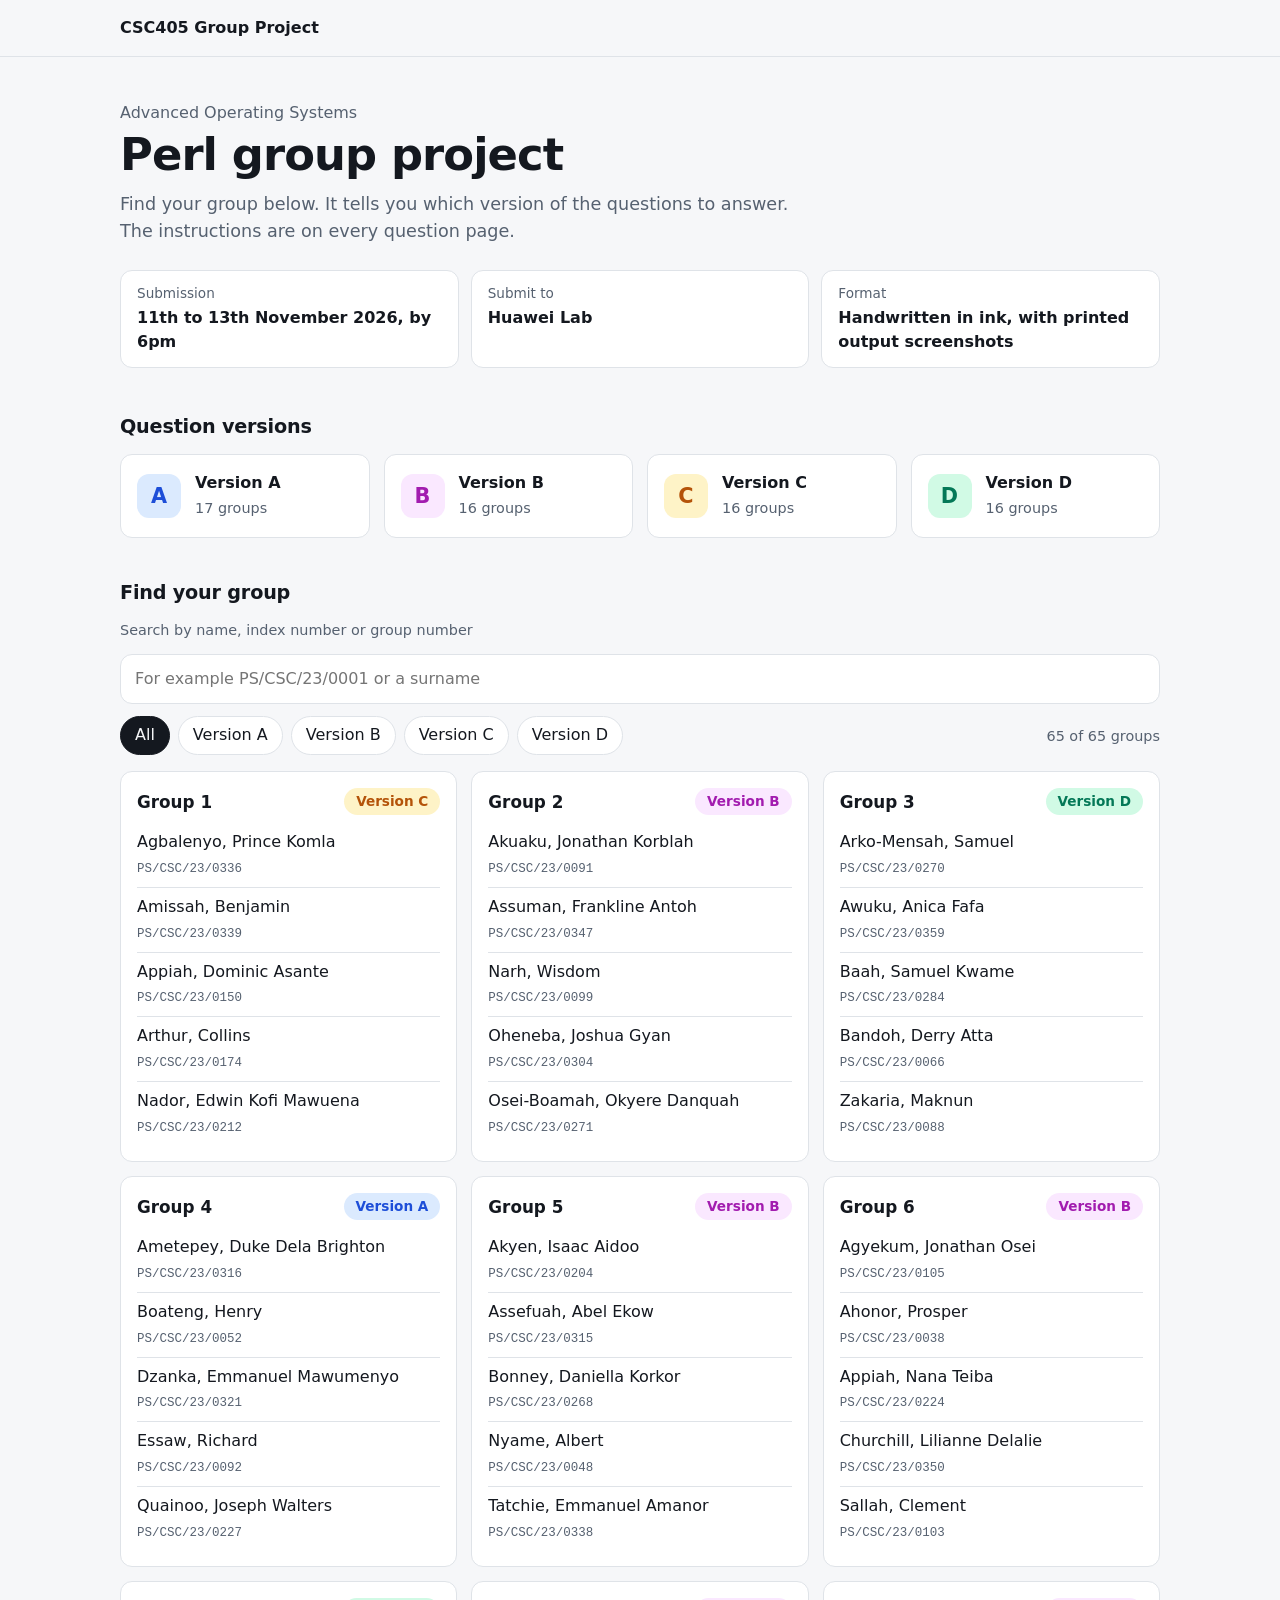
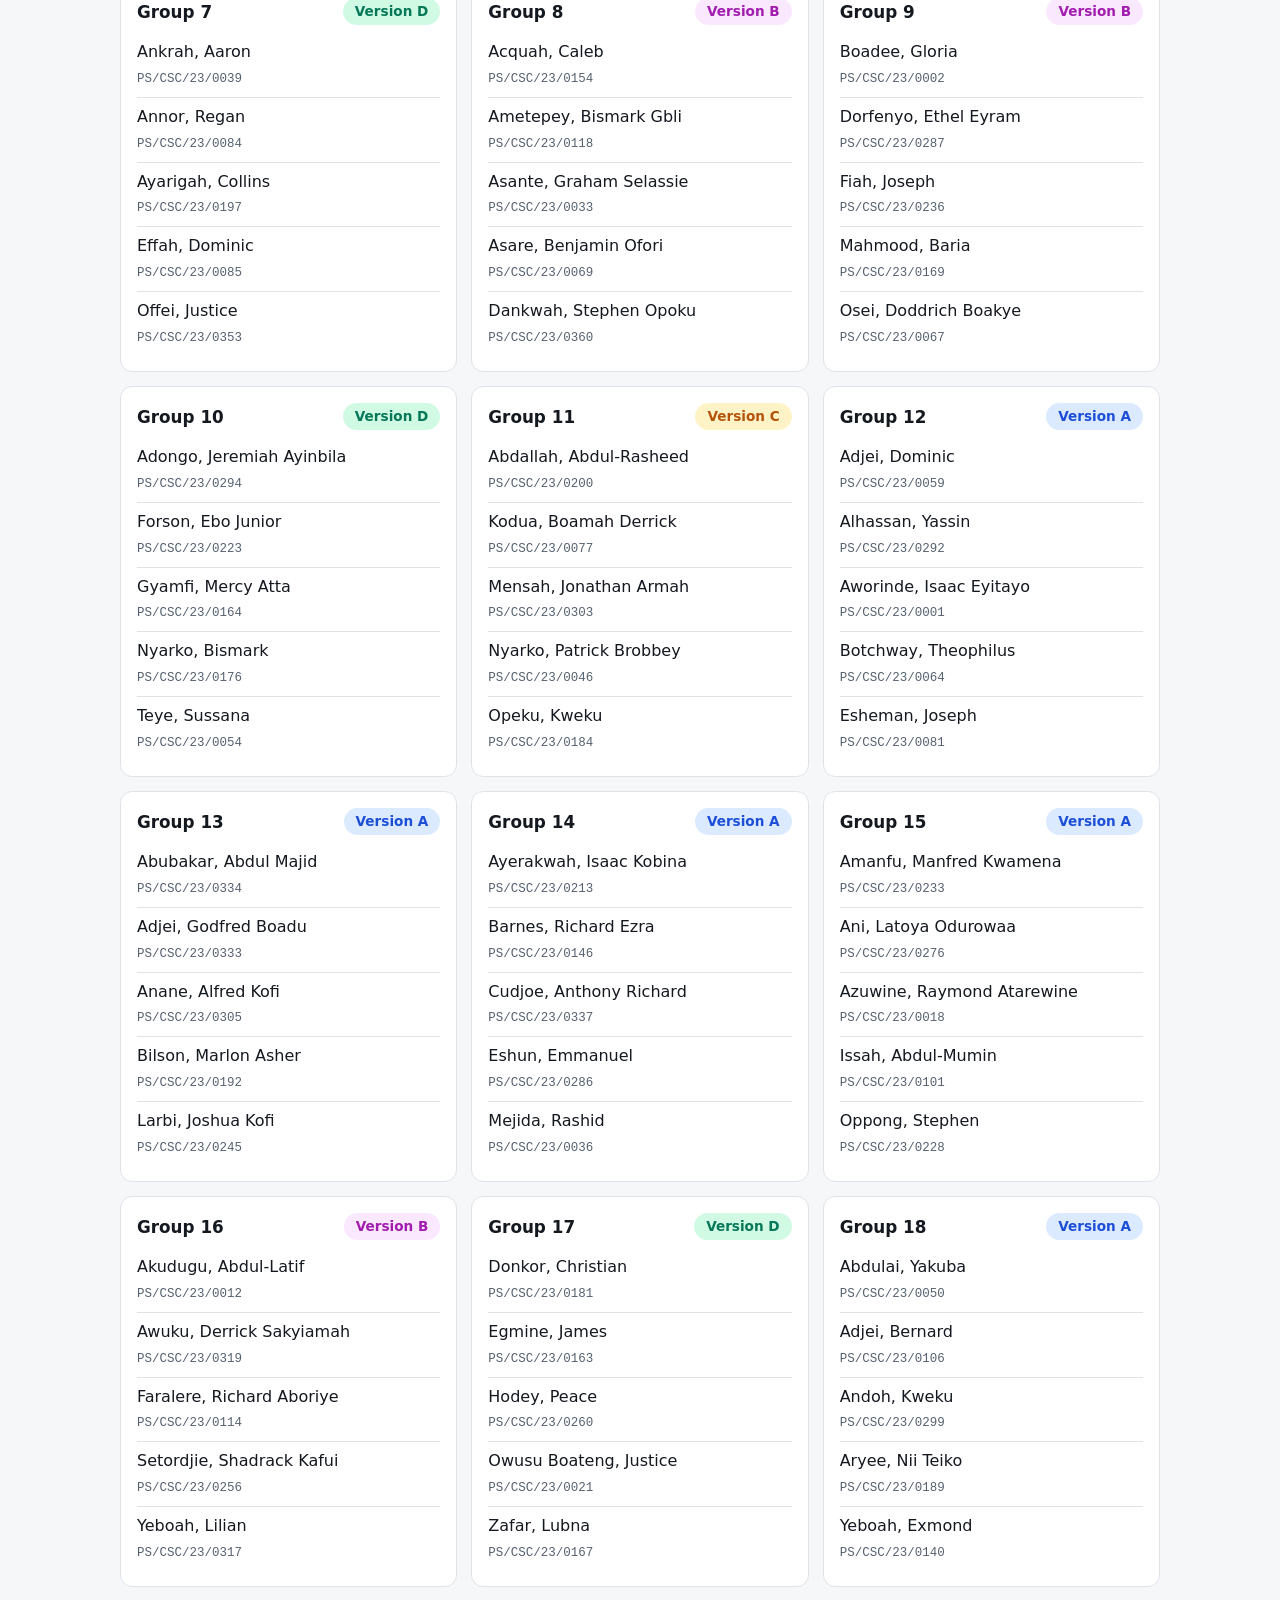
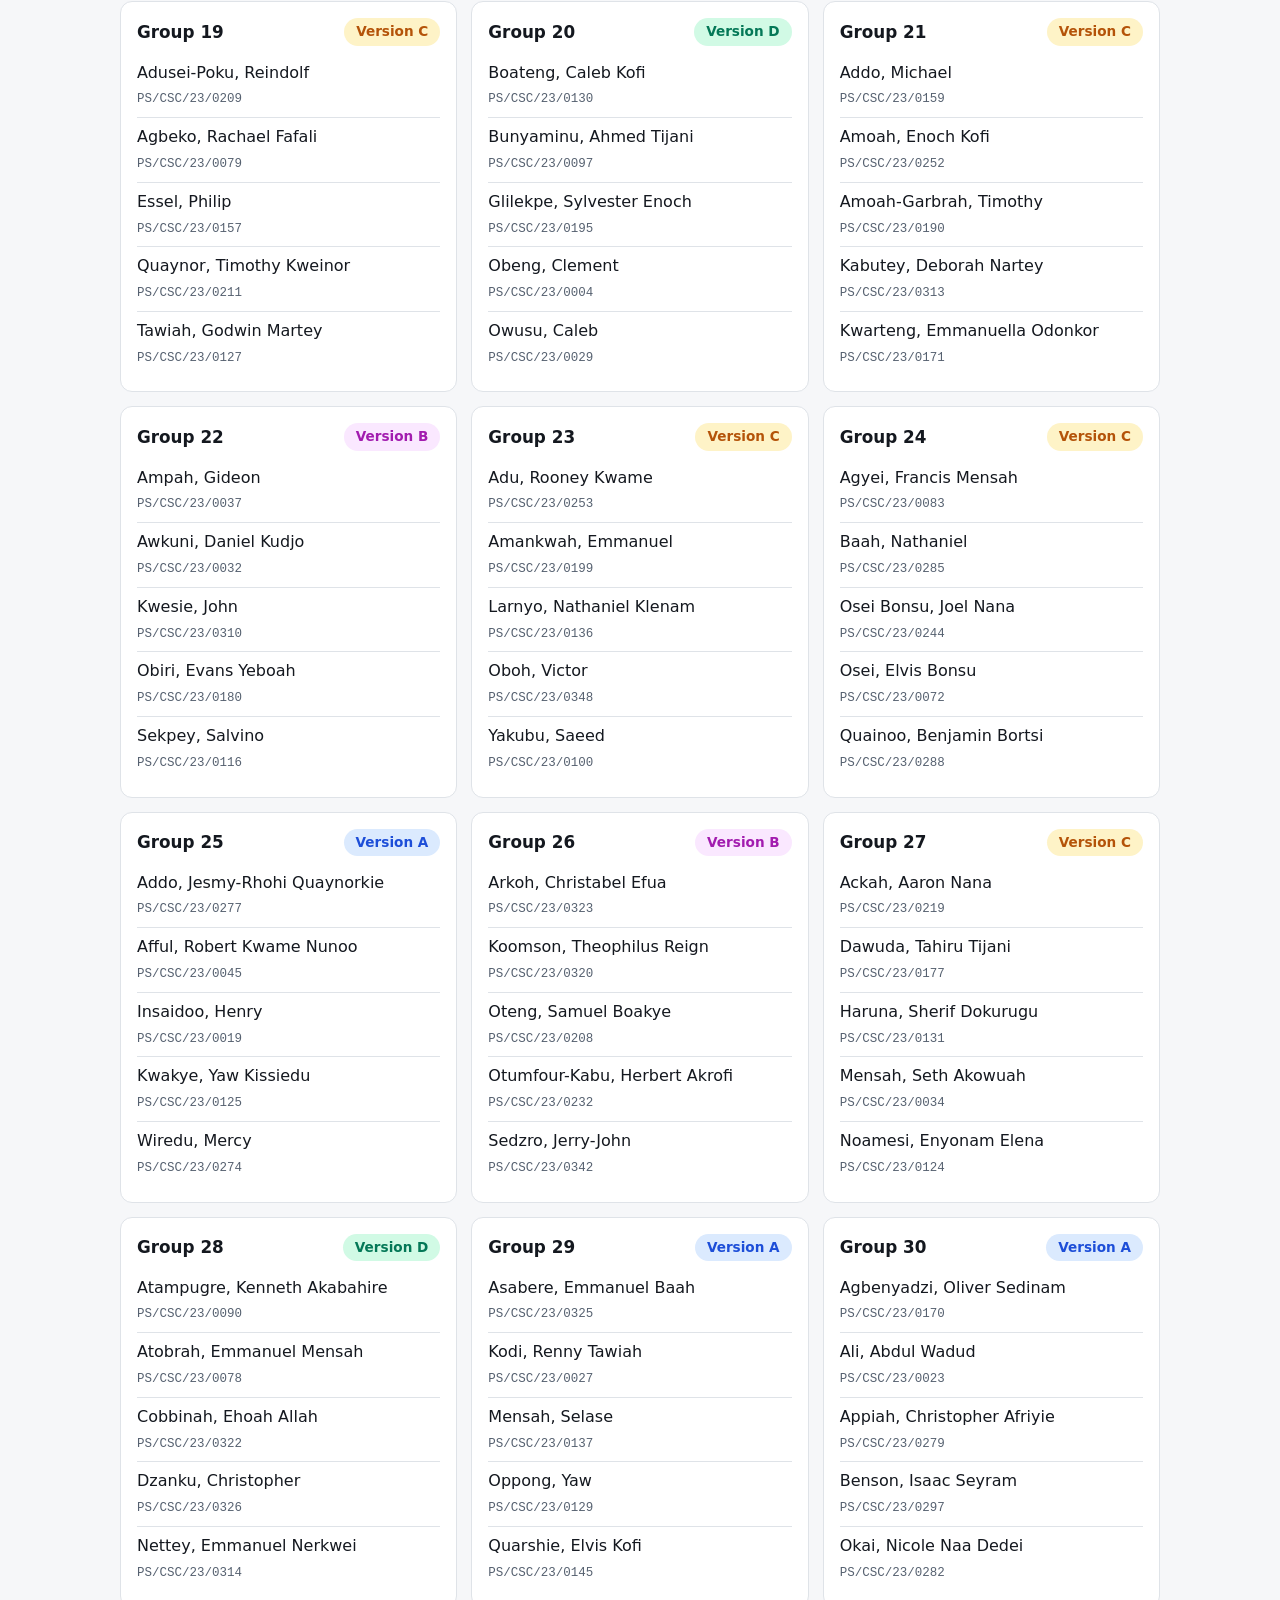
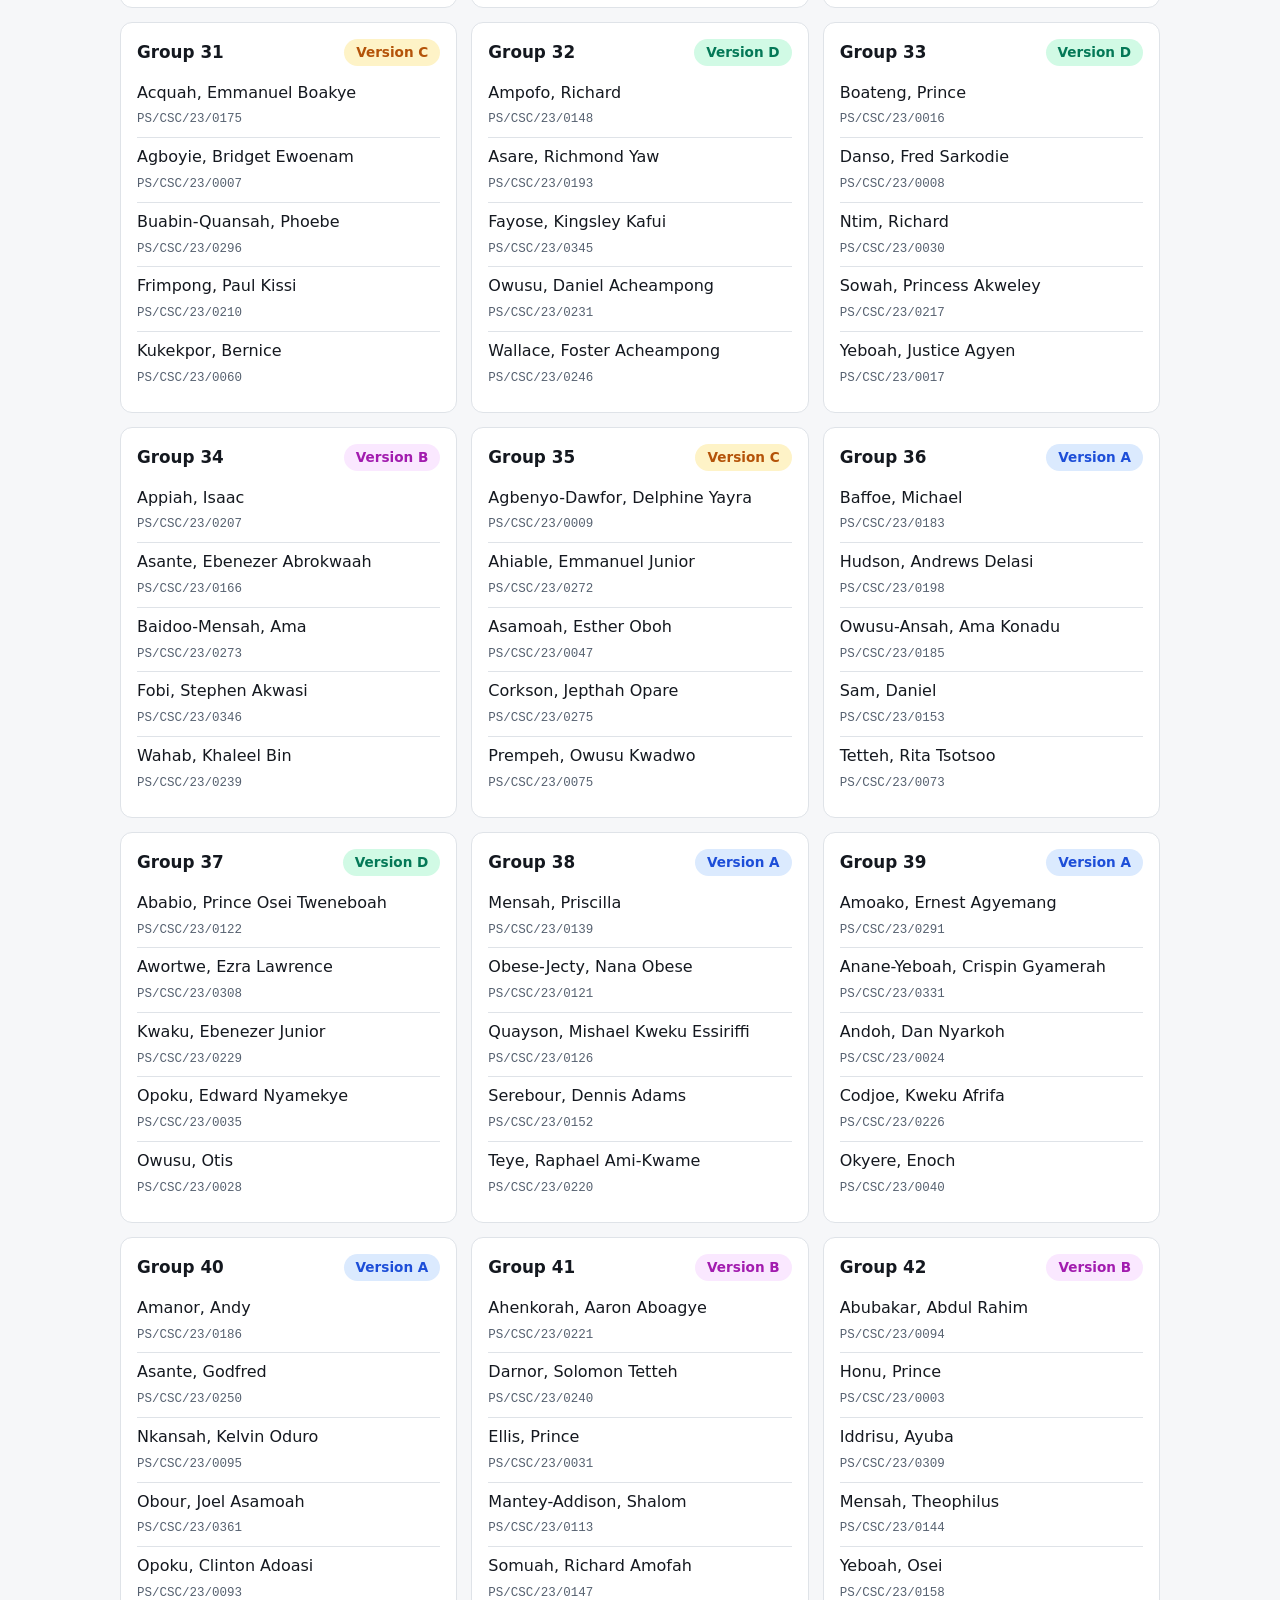
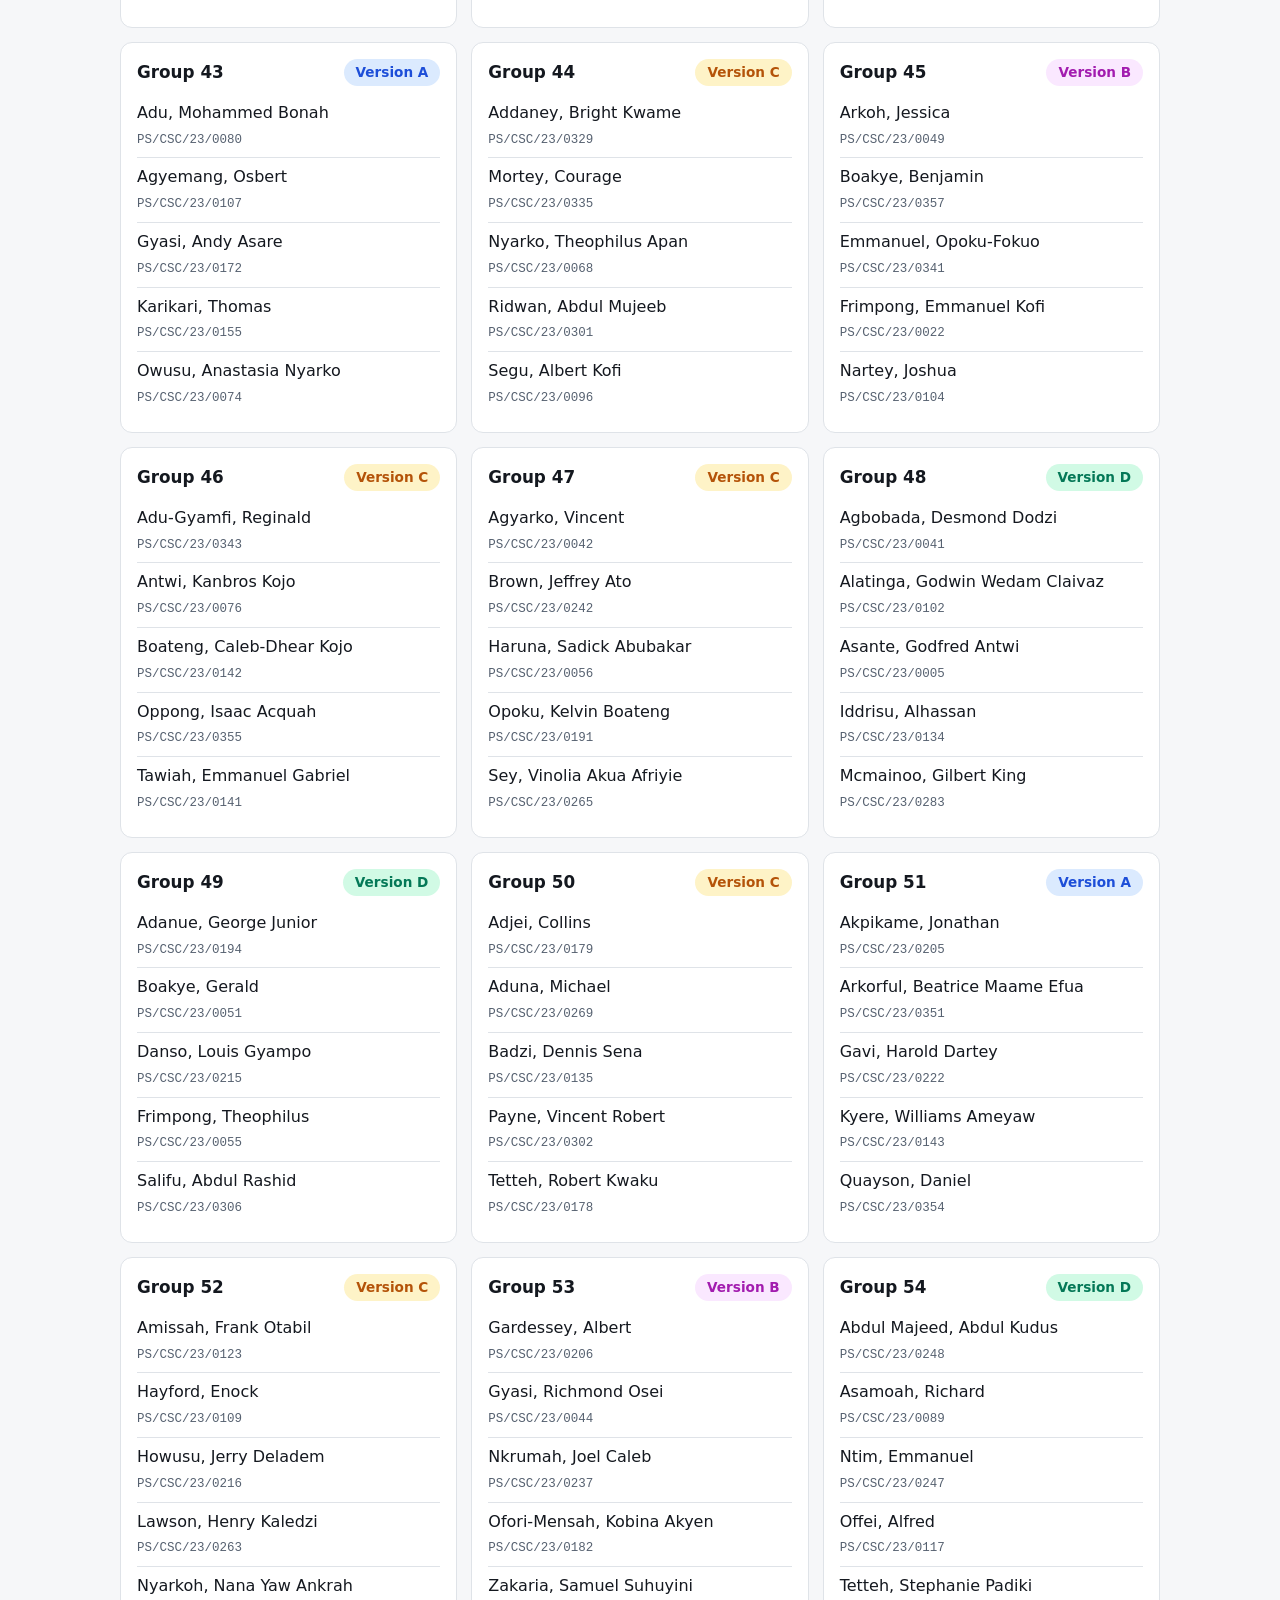
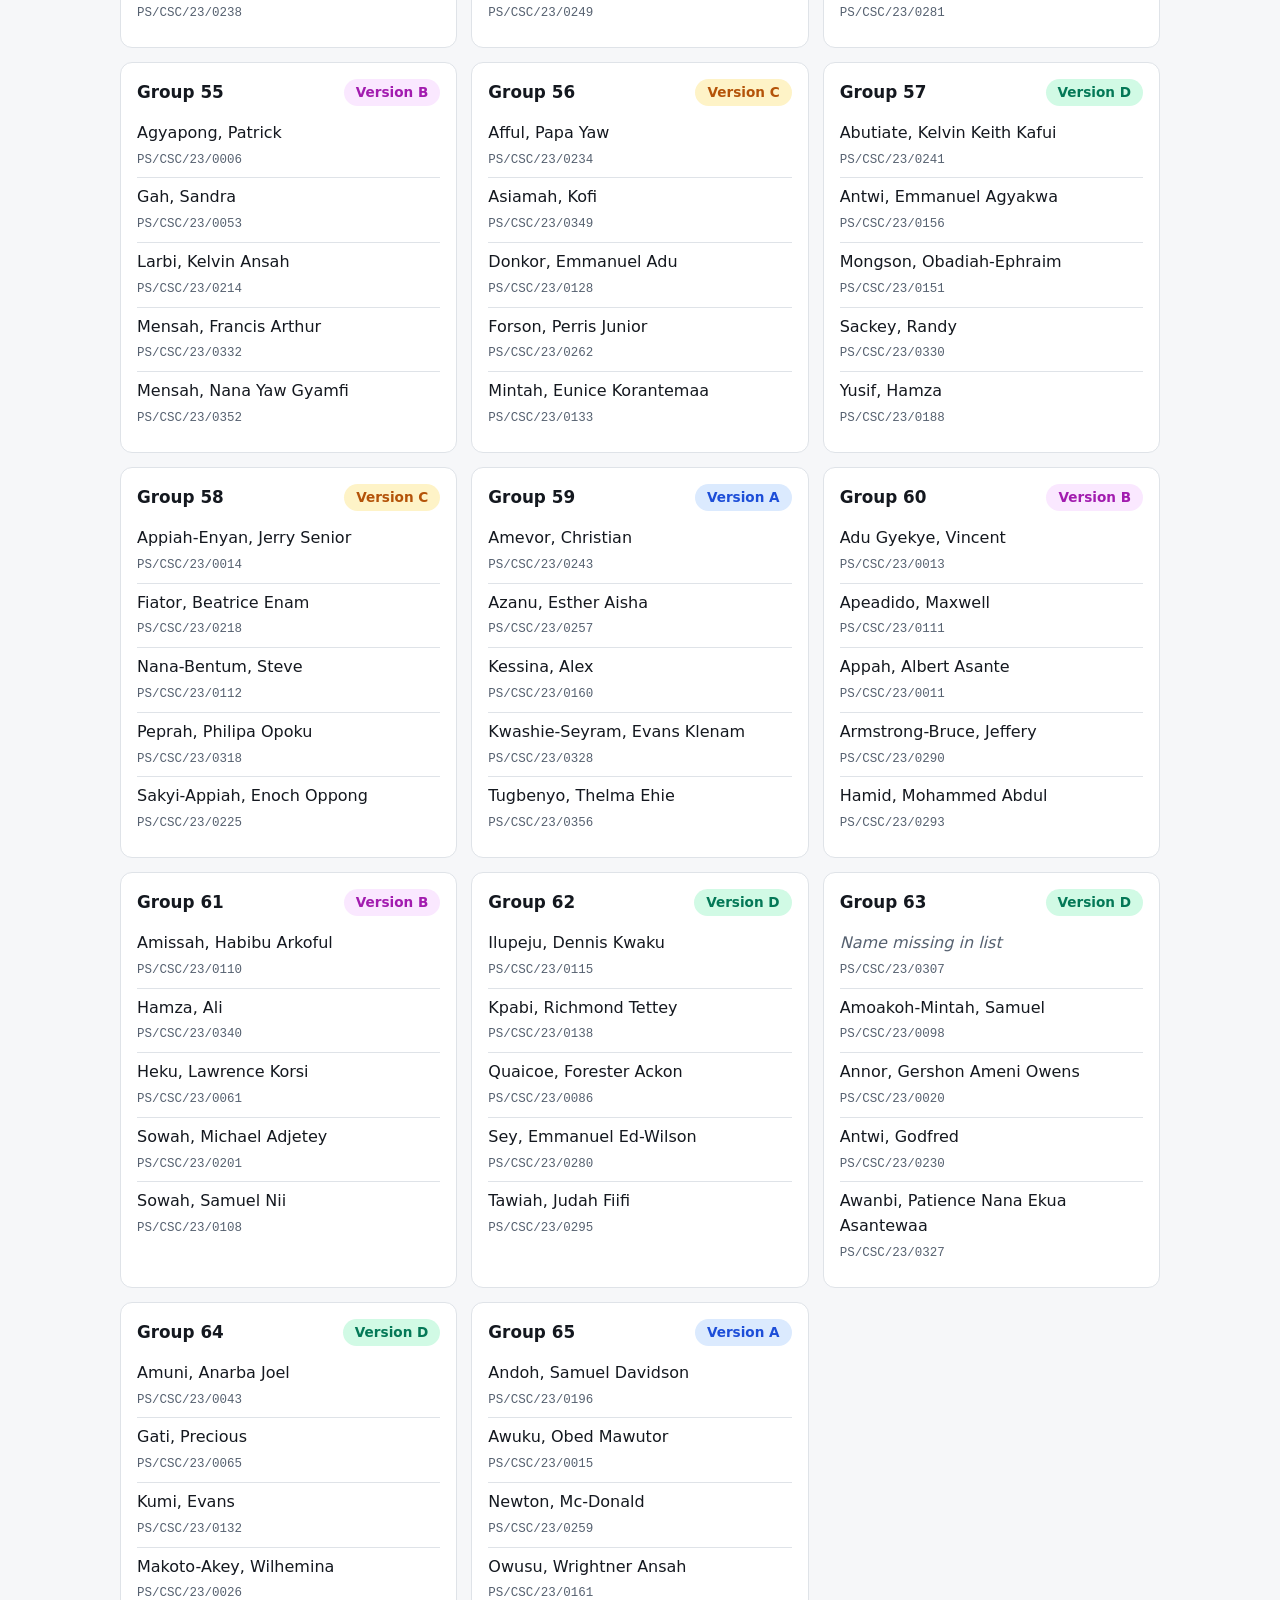
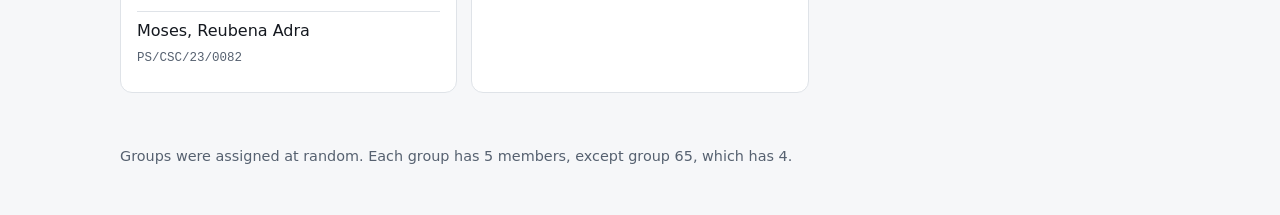
<file: index.html>
<!DOCTYPE html>
<html lang="en"><head><meta charset="utf-8">
<meta name="viewport" content="width=device-width, initial-scale=1">
<meta name="robots" content="noindex, nofollow">
<meta name="description" content="Find your group and your version of the CSC405 Perl group project questions.">
<link rel="icon" href="data:,">
<link rel="stylesheet" href="style.css">
<title>CSC405 Perl Group Project</title></head>
<body>
<header class="bar"><div class="wrap bar-in"><span class="brand">CSC405 Group Project</span></div></header>
<main class="wrap">
<section class="hero"><p class="muted" style="margin-bottom:4px">Advanced Operating Systems</p><h1>Perl group project</h1>
<p class="lead">Find your group below. It tells you which version of the questions to answer. The instructions are on every question page.</p>
<dl class="facts"><div><dt>Submission</dt><dd>11th to 13th November 2026, by 6pm</dd></div><div><dt>Submit to</dt><dd>Huawei Lab</dd></div><div><dt>Format</dt><dd>Handwritten in ink, with printed output screenshots</dd></div></dl></section>
<section class="block"><h2>Question versions</h2><div class="vgrid"><a class="vcard" href="a.html"><span class="big v-a">A</span><span><strong>Version A</strong><span class="muted small">17 groups</span></span></a><a class="vcard" href="b.html"><span class="big v-b">B</span><span><strong>Version B</strong><span class="muted small">16 groups</span></span></a><a class="vcard" href="c.html"><span class="big v-c">C</span><span><strong>Version C</strong><span class="muted small">16 groups</span></span></a><a class="vcard" href="d.html"><span class="big v-d">D</span><span><strong>Version D</strong><span class="muted small">16 groups</span></span></a></div></section>
<section class="block"><h2>Find your group</h2>
<div class="find"><label class="small muted" for="q">Search by name, index number or group number</label><input id="q" type="search" placeholder="For example PS/CSC/23/0001 or a surname" autocomplete="off"><div class="chips"><button class="chip" type="button" data-v="all" aria-pressed="true">All</button><button class="chip" type="button" data-v="A" aria-pressed="false">Version A</button><button class="chip" type="button" data-v="B" aria-pressed="false">Version B</button><button class="chip" type="button" data-v="C" aria-pressed="false">Version C</button><button class="chip" type="button" data-v="D" aria-pressed="false">Version D</button><span id="count" class="small muted">65 of 65 groups</span></div></div>
<div class="grid">
<article class="group" id="g1" data-v="C" data-s="group 1 agbalenyo, prince komla ps/csc/23/0336 amissah, benjamin ps/csc/23/0339 appiah, dominic asante ps/csc/23/0150 arthur, collins ps/csc/23/0174 nador, edwin kofi mawuena ps/csc/23/0212"><div class="g-head"><h3>Group 1</h3><a class="badge v-c" href="c.html">Version C</a></div><ul class="mem"><li><span class="nm">Agbalenyo, Prince Komla</span><span class="rg">PS/CSC/23/0336</span></li><li><span class="nm">Amissah, Benjamin</span><span class="rg">PS/CSC/23/0339</span></li><li><span class="nm">Appiah, Dominic Asante</span><span class="rg">PS/CSC/23/0150</span></li><li><span class="nm">Arthur, Collins</span><span class="rg">PS/CSC/23/0174</span></li><li><span class="nm">Nador, Edwin Kofi Mawuena</span><span class="rg">PS/CSC/23/0212</span></li></ul></article>
<article class="group" id="g2" data-v="B" data-s="group 2 akuaku, jonathan korblah ps/csc/23/0091 assuman, frankline antoh ps/csc/23/0347 narh, wisdom ps/csc/23/0099 oheneba, joshua gyan ps/csc/23/0304 osei-boamah, okyere danquah ps/csc/23/0271"><div class="g-head"><h3>Group 2</h3><a class="badge v-b" href="b.html">Version B</a></div><ul class="mem"><li><span class="nm">Akuaku, Jonathan Korblah</span><span class="rg">PS/CSC/23/0091</span></li><li><span class="nm">Assuman, Frankline Antoh</span><span class="rg">PS/CSC/23/0347</span></li><li><span class="nm">Narh, Wisdom</span><span class="rg">PS/CSC/23/0099</span></li><li><span class="nm">Oheneba, Joshua Gyan</span><span class="rg">PS/CSC/23/0304</span></li><li><span class="nm">Osei-Boamah, Okyere Danquah</span><span class="rg">PS/CSC/23/0271</span></li></ul></article>
<article class="group" id="g3" data-v="D" data-s="group 3 arko-mensah, samuel ps/csc/23/0270 awuku, anica fafa ps/csc/23/0359 baah, samuel kwame ps/csc/23/0284 bandoh, derry atta ps/csc/23/0066 zakaria, maknun ps/csc/23/0088"><div class="g-head"><h3>Group 3</h3><a class="badge v-d" href="d.html">Version D</a></div><ul class="mem"><li><span class="nm">Arko-Mensah, Samuel</span><span class="rg">PS/CSC/23/0270</span></li><li><span class="nm">Awuku, Anica Fafa</span><span class="rg">PS/CSC/23/0359</span></li><li><span class="nm">Baah, Samuel Kwame</span><span class="rg">PS/CSC/23/0284</span></li><li><span class="nm">Bandoh, Derry Atta</span><span class="rg">PS/CSC/23/0066</span></li><li><span class="nm">Zakaria, Maknun</span><span class="rg">PS/CSC/23/0088</span></li></ul></article>
<article class="group" id="g4" data-v="A" data-s="group 4 ametepey, duke dela brighton ps/csc/23/0316 boateng, henry ps/csc/23/0052 dzanka, emmanuel mawumenyo ps/csc/23/0321 essaw, richard ps/csc/23/0092 quainoo, joseph walters ps/csc/23/0227"><div class="g-head"><h3>Group 4</h3><a class="badge v-a" href="a.html">Version A</a></div><ul class="mem"><li><span class="nm">Ametepey, Duke Dela Brighton</span><span class="rg">PS/CSC/23/0316</span></li><li><span class="nm">Boateng, Henry</span><span class="rg">PS/CSC/23/0052</span></li><li><span class="nm">Dzanka, Emmanuel Mawumenyo</span><span class="rg">PS/CSC/23/0321</span></li><li><span class="nm">Essaw, Richard</span><span class="rg">PS/CSC/23/0092</span></li><li><span class="nm">Quainoo, Joseph Walters</span><span class="rg">PS/CSC/23/0227</span></li></ul></article>
<article class="group" id="g5" data-v="B" data-s="group 5 akyen, isaac aidoo ps/csc/23/0204 assefuah, abel ekow ps/csc/23/0315 bonney, daniella korkor ps/csc/23/0268 nyame, albert ps/csc/23/0048 tatchie, emmanuel amanor ps/csc/23/0338"><div class="g-head"><h3>Group 5</h3><a class="badge v-b" href="b.html">Version B</a></div><ul class="mem"><li><span class="nm">Akyen, Isaac Aidoo</span><span class="rg">PS/CSC/23/0204</span></li><li><span class="nm">Assefuah, Abel Ekow</span><span class="rg">PS/CSC/23/0315</span></li><li><span class="nm">Bonney, Daniella Korkor</span><span class="rg">PS/CSC/23/0268</span></li><li><span class="nm">Nyame, Albert</span><span class="rg">PS/CSC/23/0048</span></li><li><span class="nm">Tatchie, Emmanuel Amanor</span><span class="rg">PS/CSC/23/0338</span></li></ul></article>
<article class="group" id="g6" data-v="B" data-s="group 6 agyekum, jonathan osei ps/csc/23/0105 ahonor, prosper ps/csc/23/0038 appiah, nana teiba ps/csc/23/0224 churchill, lilianne delalie ps/csc/23/0350 sallah, clement ps/csc/23/0103"><div class="g-head"><h3>Group 6</h3><a class="badge v-b" href="b.html">Version B</a></div><ul class="mem"><li><span class="nm">Agyekum, Jonathan Osei</span><span class="rg">PS/CSC/23/0105</span></li><li><span class="nm">Ahonor, Prosper</span><span class="rg">PS/CSC/23/0038</span></li><li><span class="nm">Appiah, Nana Teiba</span><span class="rg">PS/CSC/23/0224</span></li><li><span class="nm">Churchill, Lilianne Delalie</span><span class="rg">PS/CSC/23/0350</span></li><li><span class="nm">Sallah, Clement</span><span class="rg">PS/CSC/23/0103</span></li></ul></article>
<article class="group" id="g7" data-v="D" data-s="group 7 ankrah, aaron ps/csc/23/0039 annor, regan ps/csc/23/0084 ayarigah, collins ps/csc/23/0197 effah, dominic ps/csc/23/0085 offei, justice ps/csc/23/0353"><div class="g-head"><h3>Group 7</h3><a class="badge v-d" href="d.html">Version D</a></div><ul class="mem"><li><span class="nm">Ankrah, Aaron</span><span class="rg">PS/CSC/23/0039</span></li><li><span class="nm">Annor, Regan</span><span class="rg">PS/CSC/23/0084</span></li><li><span class="nm">Ayarigah, Collins</span><span class="rg">PS/CSC/23/0197</span></li><li><span class="nm">Effah, Dominic</span><span class="rg">PS/CSC/23/0085</span></li><li><span class="nm">Offei, Justice</span><span class="rg">PS/CSC/23/0353</span></li></ul></article>
<article class="group" id="g8" data-v="B" data-s="group 8 acquah, caleb ps/csc/23/0154 ametepey, bismark gbli ps/csc/23/0118 asante, graham selassie ps/csc/23/0033 asare, benjamin ofori ps/csc/23/0069 dankwah, stephen opoku ps/csc/23/0360"><div class="g-head"><h3>Group 8</h3><a class="badge v-b" href="b.html">Version B</a></div><ul class="mem"><li><span class="nm">Acquah, Caleb</span><span class="rg">PS/CSC/23/0154</span></li><li><span class="nm">Ametepey, Bismark Gbli</span><span class="rg">PS/CSC/23/0118</span></li><li><span class="nm">Asante, Graham Selassie</span><span class="rg">PS/CSC/23/0033</span></li><li><span class="nm">Asare, Benjamin Ofori</span><span class="rg">PS/CSC/23/0069</span></li><li><span class="nm">Dankwah, Stephen Opoku</span><span class="rg">PS/CSC/23/0360</span></li></ul></article>
<article class="group" id="g9" data-v="B" data-s="group 9 boadee, gloria ps/csc/23/0002 dorfenyo, ethel eyram ps/csc/23/0287 fiah, joseph ps/csc/23/0236 mahmood, baria ps/csc/23/0169 osei, doddrich boakye ps/csc/23/0067"><div class="g-head"><h3>Group 9</h3><a class="badge v-b" href="b.html">Version B</a></div><ul class="mem"><li><span class="nm">Boadee, Gloria</span><span class="rg">PS/CSC/23/0002</span></li><li><span class="nm">Dorfenyo, Ethel Eyram</span><span class="rg">PS/CSC/23/0287</span></li><li><span class="nm">Fiah, Joseph</span><span class="rg">PS/CSC/23/0236</span></li><li><span class="nm">Mahmood, Baria</span><span class="rg">PS/CSC/23/0169</span></li><li><span class="nm">Osei, Doddrich Boakye</span><span class="rg">PS/CSC/23/0067</span></li></ul></article>
<article class="group" id="g10" data-v="D" data-s="group 10 adongo, jeremiah ayinbila ps/csc/23/0294 forson, ebo junior ps/csc/23/0223 gyamfi, mercy atta ps/csc/23/0164 nyarko, bismark ps/csc/23/0176 teye, sussana ps/csc/23/0054"><div class="g-head"><h3>Group 10</h3><a class="badge v-d" href="d.html">Version D</a></div><ul class="mem"><li><span class="nm">Adongo, Jeremiah Ayinbila</span><span class="rg">PS/CSC/23/0294</span></li><li><span class="nm">Forson, Ebo Junior</span><span class="rg">PS/CSC/23/0223</span></li><li><span class="nm">Gyamfi, Mercy Atta</span><span class="rg">PS/CSC/23/0164</span></li><li><span class="nm">Nyarko, Bismark</span><span class="rg">PS/CSC/23/0176</span></li><li><span class="nm">Teye, Sussana</span><span class="rg">PS/CSC/23/0054</span></li></ul></article>
<article class="group" id="g11" data-v="C" data-s="group 11 abdallah, abdul-rasheed ps/csc/23/0200 kodua, boamah derrick ps/csc/23/0077 mensah, jonathan armah ps/csc/23/0303 nyarko, patrick brobbey ps/csc/23/0046 opeku, kweku ps/csc/23/0184"><div class="g-head"><h3>Group 11</h3><a class="badge v-c" href="c.html">Version C</a></div><ul class="mem"><li><span class="nm">Abdallah, Abdul-Rasheed</span><span class="rg">PS/CSC/23/0200</span></li><li><span class="nm">Kodua, Boamah Derrick</span><span class="rg">PS/CSC/23/0077</span></li><li><span class="nm">Mensah, Jonathan Armah</span><span class="rg">PS/CSC/23/0303</span></li><li><span class="nm">Nyarko, Patrick Brobbey</span><span class="rg">PS/CSC/23/0046</span></li><li><span class="nm">Opeku, Kweku</span><span class="rg">PS/CSC/23/0184</span></li></ul></article>
<article class="group" id="g12" data-v="A" data-s="group 12 adjei, dominic ps/csc/23/0059 alhassan, yassin ps/csc/23/0292 aworinde, isaac eyitayo ps/csc/23/0001 botchway, theophilus ps/csc/23/0064 esheman, joseph ps/csc/23/0081"><div class="g-head"><h3>Group 12</h3><a class="badge v-a" href="a.html">Version A</a></div><ul class="mem"><li><span class="nm">Adjei, Dominic</span><span class="rg">PS/CSC/23/0059</span></li><li><span class="nm">Alhassan, Yassin</span><span class="rg">PS/CSC/23/0292</span></li><li><span class="nm">Aworinde, Isaac Eyitayo</span><span class="rg">PS/CSC/23/0001</span></li><li><span class="nm">Botchway, Theophilus</span><span class="rg">PS/CSC/23/0064</span></li><li><span class="nm">Esheman, Joseph</span><span class="rg">PS/CSC/23/0081</span></li></ul></article>
<article class="group" id="g13" data-v="A" data-s="group 13 abubakar, abdul majid ps/csc/23/0334 adjei, godfred boadu ps/csc/23/0333 anane, alfred kofi ps/csc/23/0305 bilson, marlon asher ps/csc/23/0192 larbi, joshua kofi ps/csc/23/0245"><div class="g-head"><h3>Group 13</h3><a class="badge v-a" href="a.html">Version A</a></div><ul class="mem"><li><span class="nm">Abubakar, Abdul Majid</span><span class="rg">PS/CSC/23/0334</span></li><li><span class="nm">Adjei, Godfred Boadu</span><span class="rg">PS/CSC/23/0333</span></li><li><span class="nm">Anane, Alfred Kofi</span><span class="rg">PS/CSC/23/0305</span></li><li><span class="nm">Bilson, Marlon Asher</span><span class="rg">PS/CSC/23/0192</span></li><li><span class="nm">Larbi, Joshua Kofi</span><span class="rg">PS/CSC/23/0245</span></li></ul></article>
<article class="group" id="g14" data-v="A" data-s="group 14 ayerakwah, isaac kobina ps/csc/23/0213 barnes, richard ezra ps/csc/23/0146 cudjoe, anthony richard ps/csc/23/0337 eshun, emmanuel ps/csc/23/0286 mejida, rashid ps/csc/23/0036"><div class="g-head"><h3>Group 14</h3><a class="badge v-a" href="a.html">Version A</a></div><ul class="mem"><li><span class="nm">Ayerakwah, Isaac Kobina</span><span class="rg">PS/CSC/23/0213</span></li><li><span class="nm">Barnes, Richard Ezra</span><span class="rg">PS/CSC/23/0146</span></li><li><span class="nm">Cudjoe, Anthony Richard</span><span class="rg">PS/CSC/23/0337</span></li><li><span class="nm">Eshun, Emmanuel</span><span class="rg">PS/CSC/23/0286</span></li><li><span class="nm">Mejida, Rashid</span><span class="rg">PS/CSC/23/0036</span></li></ul></article>
<article class="group" id="g15" data-v="A" data-s="group 15 amanfu, manfred kwamena ps/csc/23/0233 ani, latoya odurowaa ps/csc/23/0276 azuwine, raymond atarewine ps/csc/23/0018 issah, abdul-mumin ps/csc/23/0101 oppong, stephen ps/csc/23/0228"><div class="g-head"><h3>Group 15</h3><a class="badge v-a" href="a.html">Version A</a></div><ul class="mem"><li><span class="nm">Amanfu, Manfred Kwamena</span><span class="rg">PS/CSC/23/0233</span></li><li><span class="nm">Ani, Latoya Odurowaa</span><span class="rg">PS/CSC/23/0276</span></li><li><span class="nm">Azuwine, Raymond Atarewine</span><span class="rg">PS/CSC/23/0018</span></li><li><span class="nm">Issah, Abdul-Mumin</span><span class="rg">PS/CSC/23/0101</span></li><li><span class="nm">Oppong, Stephen</span><span class="rg">PS/CSC/23/0228</span></li></ul></article>
<article class="group" id="g16" data-v="B" data-s="group 16 akudugu, abdul-latif ps/csc/23/0012 awuku, derrick sakyiamah ps/csc/23/0319 faralere, richard aboriye ps/csc/23/0114 setordjie, shadrack kafui ps/csc/23/0256 yeboah, lilian ps/csc/23/0317"><div class="g-head"><h3>Group 16</h3><a class="badge v-b" href="b.html">Version B</a></div><ul class="mem"><li><span class="nm">Akudugu, Abdul-Latif</span><span class="rg">PS/CSC/23/0012</span></li><li><span class="nm">Awuku, Derrick Sakyiamah</span><span class="rg">PS/CSC/23/0319</span></li><li><span class="nm">Faralere, Richard Aboriye</span><span class="rg">PS/CSC/23/0114</span></li><li><span class="nm">Setordjie, Shadrack Kafui</span><span class="rg">PS/CSC/23/0256</span></li><li><span class="nm">Yeboah, Lilian</span><span class="rg">PS/CSC/23/0317</span></li></ul></article>
<article class="group" id="g17" data-v="D" data-s="group 17 donkor, christian ps/csc/23/0181 egmine, james ps/csc/23/0163 hodey, peace ps/csc/23/0260 owusu boateng, justice ps/csc/23/0021 zafar, lubna ps/csc/23/0167"><div class="g-head"><h3>Group 17</h3><a class="badge v-d" href="d.html">Version D</a></div><ul class="mem"><li><span class="nm">Donkor, Christian</span><span class="rg">PS/CSC/23/0181</span></li><li><span class="nm">Egmine, James</span><span class="rg">PS/CSC/23/0163</span></li><li><span class="nm">Hodey, Peace</span><span class="rg">PS/CSC/23/0260</span></li><li><span class="nm">Owusu Boateng, Justice</span><span class="rg">PS/CSC/23/0021</span></li><li><span class="nm">Zafar, Lubna</span><span class="rg">PS/CSC/23/0167</span></li></ul></article>
<article class="group" id="g18" data-v="A" data-s="group 18 abdulai, yakuba ps/csc/23/0050 adjei, bernard ps/csc/23/0106 andoh, kweku ps/csc/23/0299 aryee, nii teiko ps/csc/23/0189 yeboah, exmond ps/csc/23/0140"><div class="g-head"><h3>Group 18</h3><a class="badge v-a" href="a.html">Version A</a></div><ul class="mem"><li><span class="nm">Abdulai, Yakuba</span><span class="rg">PS/CSC/23/0050</span></li><li><span class="nm">Adjei, Bernard</span><span class="rg">PS/CSC/23/0106</span></li><li><span class="nm">Andoh, Kweku</span><span class="rg">PS/CSC/23/0299</span></li><li><span class="nm">Aryee, Nii Teiko</span><span class="rg">PS/CSC/23/0189</span></li><li><span class="nm">Yeboah, Exmond</span><span class="rg">PS/CSC/23/0140</span></li></ul></article>
<article class="group" id="g19" data-v="C" data-s="group 19 adusei-poku, reindolf ps/csc/23/0209 agbeko, rachael fafali ps/csc/23/0079 essel, philip ps/csc/23/0157 quaynor, timothy kweinor ps/csc/23/0211 tawiah, godwin martey ps/csc/23/0127"><div class="g-head"><h3>Group 19</h3><a class="badge v-c" href="c.html">Version C</a></div><ul class="mem"><li><span class="nm">Adusei-Poku, Reindolf</span><span class="rg">PS/CSC/23/0209</span></li><li><span class="nm">Agbeko, Rachael Fafali</span><span class="rg">PS/CSC/23/0079</span></li><li><span class="nm">Essel, Philip</span><span class="rg">PS/CSC/23/0157</span></li><li><span class="nm">Quaynor, Timothy Kweinor</span><span class="rg">PS/CSC/23/0211</span></li><li><span class="nm">Tawiah, Godwin Martey</span><span class="rg">PS/CSC/23/0127</span></li></ul></article>
<article class="group" id="g20" data-v="D" data-s="group 20 boateng, caleb kofi ps/csc/23/0130 bunyaminu, ahmed tijani ps/csc/23/0097 glilekpe, sylvester enoch ps/csc/23/0195 obeng, clement ps/csc/23/0004 owusu, caleb ps/csc/23/0029"><div class="g-head"><h3>Group 20</h3><a class="badge v-d" href="d.html">Version D</a></div><ul class="mem"><li><span class="nm">Boateng, Caleb Kofi</span><span class="rg">PS/CSC/23/0130</span></li><li><span class="nm">Bunyaminu, Ahmed Tijani</span><span class="rg">PS/CSC/23/0097</span></li><li><span class="nm">Glilekpe, Sylvester Enoch</span><span class="rg">PS/CSC/23/0195</span></li><li><span class="nm">Obeng, Clement</span><span class="rg">PS/CSC/23/0004</span></li><li><span class="nm">Owusu, Caleb</span><span class="rg">PS/CSC/23/0029</span></li></ul></article>
<article class="group" id="g21" data-v="C" data-s="group 21 addo, michael ps/csc/23/0159 amoah, enoch kofi ps/csc/23/0252 amoah-garbrah, timothy ps/csc/23/0190 kabutey, deborah nartey ps/csc/23/0313 kwarteng, emmanuella odonkor ps/csc/23/0171"><div class="g-head"><h3>Group 21</h3><a class="badge v-c" href="c.html">Version C</a></div><ul class="mem"><li><span class="nm">Addo, Michael</span><span class="rg">PS/CSC/23/0159</span></li><li><span class="nm">Amoah, Enoch Kofi</span><span class="rg">PS/CSC/23/0252</span></li><li><span class="nm">Amoah-Garbrah, Timothy</span><span class="rg">PS/CSC/23/0190</span></li><li><span class="nm">Kabutey, Deborah Nartey</span><span class="rg">PS/CSC/23/0313</span></li><li><span class="nm">Kwarteng, Emmanuella Odonkor</span><span class="rg">PS/CSC/23/0171</span></li></ul></article>
<article class="group" id="g22" data-v="B" data-s="group 22 ampah, gideon ps/csc/23/0037 awkuni, daniel kudjo ps/csc/23/0032 kwesie, john ps/csc/23/0310 obiri, evans yeboah ps/csc/23/0180 sekpey, salvino ps/csc/23/0116"><div class="g-head"><h3>Group 22</h3><a class="badge v-b" href="b.html">Version B</a></div><ul class="mem"><li><span class="nm">Ampah, Gideon</span><span class="rg">PS/CSC/23/0037</span></li><li><span class="nm">Awkuni, Daniel Kudjo</span><span class="rg">PS/CSC/23/0032</span></li><li><span class="nm">Kwesie, John</span><span class="rg">PS/CSC/23/0310</span></li><li><span class="nm">Obiri, Evans Yeboah</span><span class="rg">PS/CSC/23/0180</span></li><li><span class="nm">Sekpey, Salvino</span><span class="rg">PS/CSC/23/0116</span></li></ul></article>
<article class="group" id="g23" data-v="C" data-s="group 23 adu, rooney kwame ps/csc/23/0253 amankwah, emmanuel ps/csc/23/0199 larnyo, nathaniel klenam ps/csc/23/0136 oboh, victor ps/csc/23/0348 yakubu, saeed ps/csc/23/0100"><div class="g-head"><h3>Group 23</h3><a class="badge v-c" href="c.html">Version C</a></div><ul class="mem"><li><span class="nm">Adu, Rooney Kwame</span><span class="rg">PS/CSC/23/0253</span></li><li><span class="nm">Amankwah, Emmanuel</span><span class="rg">PS/CSC/23/0199</span></li><li><span class="nm">Larnyo, Nathaniel Klenam</span><span class="rg">PS/CSC/23/0136</span></li><li><span class="nm">Oboh, Victor</span><span class="rg">PS/CSC/23/0348</span></li><li><span class="nm">Yakubu, Saeed</span><span class="rg">PS/CSC/23/0100</span></li></ul></article>
<article class="group" id="g24" data-v="C" data-s="group 24 agyei, francis mensah ps/csc/23/0083 baah, nathaniel ps/csc/23/0285 osei bonsu, joel nana ps/csc/23/0244 osei, elvis bonsu ps/csc/23/0072 quainoo, benjamin bortsi ps/csc/23/0288"><div class="g-head"><h3>Group 24</h3><a class="badge v-c" href="c.html">Version C</a></div><ul class="mem"><li><span class="nm">Agyei, Francis Mensah</span><span class="rg">PS/CSC/23/0083</span></li><li><span class="nm">Baah, Nathaniel</span><span class="rg">PS/CSC/23/0285</span></li><li><span class="nm">Osei Bonsu, Joel Nana</span><span class="rg">PS/CSC/23/0244</span></li><li><span class="nm">Osei, Elvis Bonsu</span><span class="rg">PS/CSC/23/0072</span></li><li><span class="nm">Quainoo, Benjamin Bortsi</span><span class="rg">PS/CSC/23/0288</span></li></ul></article>
<article class="group" id="g25" data-v="A" data-s="group 25 addo, jesmy-rhohi quaynorkie ps/csc/23/0277 afful, robert kwame nunoo ps/csc/23/0045 insaidoo, henry ps/csc/23/0019 kwakye, yaw kissiedu ps/csc/23/0125 wiredu, mercy ps/csc/23/0274"><div class="g-head"><h3>Group 25</h3><a class="badge v-a" href="a.html">Version A</a></div><ul class="mem"><li><span class="nm">Addo, Jesmy-Rhohi Quaynorkie</span><span class="rg">PS/CSC/23/0277</span></li><li><span class="nm">Afful, Robert Kwame Nunoo</span><span class="rg">PS/CSC/23/0045</span></li><li><span class="nm">Insaidoo, Henry</span><span class="rg">PS/CSC/23/0019</span></li><li><span class="nm">Kwakye, Yaw Kissiedu</span><span class="rg">PS/CSC/23/0125</span></li><li><span class="nm">Wiredu, Mercy</span><span class="rg">PS/CSC/23/0274</span></li></ul></article>
<article class="group" id="g26" data-v="B" data-s="group 26 arkoh, christabel efua ps/csc/23/0323 koomson, theophilus reign ps/csc/23/0320 oteng, samuel boakye ps/csc/23/0208 otumfour-kabu, herbert akrofi ps/csc/23/0232 sedzro, jerry-john ps/csc/23/0342"><div class="g-head"><h3>Group 26</h3><a class="badge v-b" href="b.html">Version B</a></div><ul class="mem"><li><span class="nm">Arkoh, Christabel Efua</span><span class="rg">PS/CSC/23/0323</span></li><li><span class="nm">Koomson, Theophilus Reign</span><span class="rg">PS/CSC/23/0320</span></li><li><span class="nm">Oteng, Samuel Boakye</span><span class="rg">PS/CSC/23/0208</span></li><li><span class="nm">Otumfour-Kabu, Herbert Akrofi</span><span class="rg">PS/CSC/23/0232</span></li><li><span class="nm">Sedzro, Jerry-John</span><span class="rg">PS/CSC/23/0342</span></li></ul></article>
<article class="group" id="g27" data-v="C" data-s="group 27 ackah, aaron nana ps/csc/23/0219 dawuda, tahiru tijani ps/csc/23/0177 haruna, sherif dokurugu ps/csc/23/0131 mensah, seth akowuah ps/csc/23/0034 noamesi, enyonam elena ps/csc/23/0124"><div class="g-head"><h3>Group 27</h3><a class="badge v-c" href="c.html">Version C</a></div><ul class="mem"><li><span class="nm">Ackah, Aaron Nana</span><span class="rg">PS/CSC/23/0219</span></li><li><span class="nm">Dawuda, Tahiru Tijani</span><span class="rg">PS/CSC/23/0177</span></li><li><span class="nm">Haruna, Sherif Dokurugu</span><span class="rg">PS/CSC/23/0131</span></li><li><span class="nm">Mensah, Seth Akowuah</span><span class="rg">PS/CSC/23/0034</span></li><li><span class="nm">Noamesi, Enyonam Elena</span><span class="rg">PS/CSC/23/0124</span></li></ul></article>
<article class="group" id="g28" data-v="D" data-s="group 28 atampugre, kenneth akabahire ps/csc/23/0090 atobrah, emmanuel mensah ps/csc/23/0078 cobbinah, ehoah allah ps/csc/23/0322 dzanku, christopher ps/csc/23/0326 nettey, emmanuel nerkwei ps/csc/23/0314"><div class="g-head"><h3>Group 28</h3><a class="badge v-d" href="d.html">Version D</a></div><ul class="mem"><li><span class="nm">Atampugre, Kenneth Akabahire</span><span class="rg">PS/CSC/23/0090</span></li><li><span class="nm">Atobrah, Emmanuel Mensah</span><span class="rg">PS/CSC/23/0078</span></li><li><span class="nm">Cobbinah, Ehoah Allah</span><span class="rg">PS/CSC/23/0322</span></li><li><span class="nm">Dzanku, Christopher</span><span class="rg">PS/CSC/23/0326</span></li><li><span class="nm">Nettey, Emmanuel Nerkwei</span><span class="rg">PS/CSC/23/0314</span></li></ul></article>
<article class="group" id="g29" data-v="A" data-s="group 29 asabere, emmanuel baah ps/csc/23/0325 kodi, renny tawiah ps/csc/23/0027 mensah, selase ps/csc/23/0137 oppong, yaw ps/csc/23/0129 quarshie, elvis kofi ps/csc/23/0145"><div class="g-head"><h3>Group 29</h3><a class="badge v-a" href="a.html">Version A</a></div><ul class="mem"><li><span class="nm">Asabere, Emmanuel Baah</span><span class="rg">PS/CSC/23/0325</span></li><li><span class="nm">Kodi, Renny Tawiah</span><span class="rg">PS/CSC/23/0027</span></li><li><span class="nm">Mensah, Selase</span><span class="rg">PS/CSC/23/0137</span></li><li><span class="nm">Oppong, Yaw</span><span class="rg">PS/CSC/23/0129</span></li><li><span class="nm">Quarshie, Elvis Kofi</span><span class="rg">PS/CSC/23/0145</span></li></ul></article>
<article class="group" id="g30" data-v="A" data-s="group 30 agbenyadzi, oliver sedinam ps/csc/23/0170 ali, abdul wadud ps/csc/23/0023 appiah, christopher afriyie ps/csc/23/0279 benson, isaac seyram ps/csc/23/0297 okai, nicole naa dedei ps/csc/23/0282"><div class="g-head"><h3>Group 30</h3><a class="badge v-a" href="a.html">Version A</a></div><ul class="mem"><li><span class="nm">Agbenyadzi, Oliver Sedinam</span><span class="rg">PS/CSC/23/0170</span></li><li><span class="nm">Ali, Abdul Wadud</span><span class="rg">PS/CSC/23/0023</span></li><li><span class="nm">Appiah, Christopher Afriyie</span><span class="rg">PS/CSC/23/0279</span></li><li><span class="nm">Benson, Isaac Seyram</span><span class="rg">PS/CSC/23/0297</span></li><li><span class="nm">Okai, Nicole Naa Dedei</span><span class="rg">PS/CSC/23/0282</span></li></ul></article>
<article class="group" id="g31" data-v="C" data-s="group 31 acquah, emmanuel boakye ps/csc/23/0175 agboyie, bridget ewoenam ps/csc/23/0007 buabin-quansah, phoebe ps/csc/23/0296 frimpong, paul kissi ps/csc/23/0210 kukekpor, bernice ps/csc/23/0060"><div class="g-head"><h3>Group 31</h3><a class="badge v-c" href="c.html">Version C</a></div><ul class="mem"><li><span class="nm">Acquah, Emmanuel Boakye</span><span class="rg">PS/CSC/23/0175</span></li><li><span class="nm">Agboyie, Bridget Ewoenam</span><span class="rg">PS/CSC/23/0007</span></li><li><span class="nm">Buabin-Quansah, Phoebe</span><span class="rg">PS/CSC/23/0296</span></li><li><span class="nm">Frimpong, Paul Kissi</span><span class="rg">PS/CSC/23/0210</span></li><li><span class="nm">Kukekpor, Bernice</span><span class="rg">PS/CSC/23/0060</span></li></ul></article>
<article class="group" id="g32" data-v="D" data-s="group 32 ampofo, richard ps/csc/23/0148 asare, richmond yaw ps/csc/23/0193 fayose, kingsley kafui ps/csc/23/0345 owusu, daniel acheampong ps/csc/23/0231 wallace, foster acheampong ps/csc/23/0246"><div class="g-head"><h3>Group 32</h3><a class="badge v-d" href="d.html">Version D</a></div><ul class="mem"><li><span class="nm">Ampofo, Richard</span><span class="rg">PS/CSC/23/0148</span></li><li><span class="nm">Asare, Richmond Yaw</span><span class="rg">PS/CSC/23/0193</span></li><li><span class="nm">Fayose, Kingsley Kafui</span><span class="rg">PS/CSC/23/0345</span></li><li><span class="nm">Owusu, Daniel Acheampong</span><span class="rg">PS/CSC/23/0231</span></li><li><span class="nm">Wallace, Foster Acheampong</span><span class="rg">PS/CSC/23/0246</span></li></ul></article>
<article class="group" id="g33" data-v="D" data-s="group 33 boateng, prince ps/csc/23/0016 danso, fred sarkodie ps/csc/23/0008 ntim, richard ps/csc/23/0030 sowah, princess akweley ps/csc/23/0217 yeboah, justice agyen ps/csc/23/0017"><div class="g-head"><h3>Group 33</h3><a class="badge v-d" href="d.html">Version D</a></div><ul class="mem"><li><span class="nm">Boateng, Prince</span><span class="rg">PS/CSC/23/0016</span></li><li><span class="nm">Danso, Fred Sarkodie</span><span class="rg">PS/CSC/23/0008</span></li><li><span class="nm">Ntim, Richard</span><span class="rg">PS/CSC/23/0030</span></li><li><span class="nm">Sowah, Princess Akweley</span><span class="rg">PS/CSC/23/0217</span></li><li><span class="nm">Yeboah, Justice Agyen</span><span class="rg">PS/CSC/23/0017</span></li></ul></article>
<article class="group" id="g34" data-v="B" data-s="group 34 appiah, isaac ps/csc/23/0207 asante, ebenezer abrokwaah ps/csc/23/0166 baidoo-mensah, ama ps/csc/23/0273 fobi, stephen akwasi ps/csc/23/0346 wahab, khaleel bin ps/csc/23/0239"><div class="g-head"><h3>Group 34</h3><a class="badge v-b" href="b.html">Version B</a></div><ul class="mem"><li><span class="nm">Appiah, Isaac</span><span class="rg">PS/CSC/23/0207</span></li><li><span class="nm">Asante, Ebenezer Abrokwaah</span><span class="rg">PS/CSC/23/0166</span></li><li><span class="nm">Baidoo-Mensah, Ama</span><span class="rg">PS/CSC/23/0273</span></li><li><span class="nm">Fobi, Stephen Akwasi</span><span class="rg">PS/CSC/23/0346</span></li><li><span class="nm">Wahab, Khaleel Bin</span><span class="rg">PS/CSC/23/0239</span></li></ul></article>
<article class="group" id="g35" data-v="C" data-s="group 35 agbenyo-dawfor, delphine yayra ps/csc/23/0009 ahiable, emmanuel junior ps/csc/23/0272 asamoah, esther oboh ps/csc/23/0047 corkson, jepthah opare ps/csc/23/0275 prempeh, owusu kwadwo ps/csc/23/0075"><div class="g-head"><h3>Group 35</h3><a class="badge v-c" href="c.html">Version C</a></div><ul class="mem"><li><span class="nm">Agbenyo-Dawfor, Delphine Yayra</span><span class="rg">PS/CSC/23/0009</span></li><li><span class="nm">Ahiable, Emmanuel Junior</span><span class="rg">PS/CSC/23/0272</span></li><li><span class="nm">Asamoah, Esther Oboh</span><span class="rg">PS/CSC/23/0047</span></li><li><span class="nm">Corkson, Jepthah Opare</span><span class="rg">PS/CSC/23/0275</span></li><li><span class="nm">Prempeh, Owusu Kwadwo</span><span class="rg">PS/CSC/23/0075</span></li></ul></article>
<article class="group" id="g36" data-v="A" data-s="group 36 baffoe, michael ps/csc/23/0183 hudson, andrews delasi ps/csc/23/0198 owusu-ansah, ama konadu ps/csc/23/0185 sam, daniel ps/csc/23/0153 tetteh, rita tsotsoo ps/csc/23/0073"><div class="g-head"><h3>Group 36</h3><a class="badge v-a" href="a.html">Version A</a></div><ul class="mem"><li><span class="nm">Baffoe, Michael</span><span class="rg">PS/CSC/23/0183</span></li><li><span class="nm">Hudson, Andrews Delasi</span><span class="rg">PS/CSC/23/0198</span></li><li><span class="nm">Owusu-Ansah, Ama Konadu</span><span class="rg">PS/CSC/23/0185</span></li><li><span class="nm">Sam, Daniel</span><span class="rg">PS/CSC/23/0153</span></li><li><span class="nm">Tetteh, Rita Tsotsoo</span><span class="rg">PS/CSC/23/0073</span></li></ul></article>
<article class="group" id="g37" data-v="D" data-s="group 37 ababio, prince osei tweneboah ps/csc/23/0122 awortwe, ezra lawrence ps/csc/23/0308 kwaku, ebenezer junior ps/csc/23/0229 opoku, edward nyamekye ps/csc/23/0035 owusu, otis ps/csc/23/0028"><div class="g-head"><h3>Group 37</h3><a class="badge v-d" href="d.html">Version D</a></div><ul class="mem"><li><span class="nm">Ababio, Prince Osei Tweneboah</span><span class="rg">PS/CSC/23/0122</span></li><li><span class="nm">Awortwe, Ezra Lawrence</span><span class="rg">PS/CSC/23/0308</span></li><li><span class="nm">Kwaku, Ebenezer Junior</span><span class="rg">PS/CSC/23/0229</span></li><li><span class="nm">Opoku, Edward Nyamekye</span><span class="rg">PS/CSC/23/0035</span></li><li><span class="nm">Owusu, Otis</span><span class="rg">PS/CSC/23/0028</span></li></ul></article>
<article class="group" id="g38" data-v="A" data-s="group 38 mensah, priscilla ps/csc/23/0139 obese-jecty, nana obese ps/csc/23/0121 quayson, mishael kweku essiriffi ps/csc/23/0126 serebour, dennis adams ps/csc/23/0152 teye, raphael ami-kwame ps/csc/23/0220"><div class="g-head"><h3>Group 38</h3><a class="badge v-a" href="a.html">Version A</a></div><ul class="mem"><li><span class="nm">Mensah, Priscilla</span><span class="rg">PS/CSC/23/0139</span></li><li><span class="nm">Obese-Jecty, Nana Obese</span><span class="rg">PS/CSC/23/0121</span></li><li><span class="nm">Quayson, Mishael Kweku Essiriffi</span><span class="rg">PS/CSC/23/0126</span></li><li><span class="nm">Serebour, Dennis Adams</span><span class="rg">PS/CSC/23/0152</span></li><li><span class="nm">Teye, Raphael Ami-Kwame</span><span class="rg">PS/CSC/23/0220</span></li></ul></article>
<article class="group" id="g39" data-v="A" data-s="group 39 amoako, ernest agyemang ps/csc/23/0291 anane-yeboah, crispin gyamerah ps/csc/23/0331 andoh, dan nyarkoh ps/csc/23/0024 codjoe, kweku afrifa ps/csc/23/0226 okyere, enoch ps/csc/23/0040"><div class="g-head"><h3>Group 39</h3><a class="badge v-a" href="a.html">Version A</a></div><ul class="mem"><li><span class="nm">Amoako, Ernest Agyemang</span><span class="rg">PS/CSC/23/0291</span></li><li><span class="nm">Anane-Yeboah, Crispin Gyamerah</span><span class="rg">PS/CSC/23/0331</span></li><li><span class="nm">Andoh, Dan Nyarkoh</span><span class="rg">PS/CSC/23/0024</span></li><li><span class="nm">Codjoe, Kweku Afrifa</span><span class="rg">PS/CSC/23/0226</span></li><li><span class="nm">Okyere, Enoch</span><span class="rg">PS/CSC/23/0040</span></li></ul></article>
<article class="group" id="g40" data-v="A" data-s="group 40 amanor, andy ps/csc/23/0186 asante, godfred ps/csc/23/0250 nkansah, kelvin oduro ps/csc/23/0095 obour, joel asamoah ps/csc/23/0361 opoku, clinton adoasi ps/csc/23/0093"><div class="g-head"><h3>Group 40</h3><a class="badge v-a" href="a.html">Version A</a></div><ul class="mem"><li><span class="nm">Amanor, Andy</span><span class="rg">PS/CSC/23/0186</span></li><li><span class="nm">Asante, Godfred</span><span class="rg">PS/CSC/23/0250</span></li><li><span class="nm">Nkansah, Kelvin Oduro</span><span class="rg">PS/CSC/23/0095</span></li><li><span class="nm">Obour, Joel Asamoah</span><span class="rg">PS/CSC/23/0361</span></li><li><span class="nm">Opoku, Clinton Adoasi</span><span class="rg">PS/CSC/23/0093</span></li></ul></article>
<article class="group" id="g41" data-v="B" data-s="group 41 ahenkorah, aaron aboagye ps/csc/23/0221 darnor, solomon tetteh ps/csc/23/0240 ellis, prince ps/csc/23/0031 mantey-addison, shalom ps/csc/23/0113 somuah, richard amofah ps/csc/23/0147"><div class="g-head"><h3>Group 41</h3><a class="badge v-b" href="b.html">Version B</a></div><ul class="mem"><li><span class="nm">Ahenkorah, Aaron Aboagye</span><span class="rg">PS/CSC/23/0221</span></li><li><span class="nm">Darnor, Solomon Tetteh</span><span class="rg">PS/CSC/23/0240</span></li><li><span class="nm">Ellis, Prince</span><span class="rg">PS/CSC/23/0031</span></li><li><span class="nm">Mantey-Addison, Shalom</span><span class="rg">PS/CSC/23/0113</span></li><li><span class="nm">Somuah, Richard Amofah</span><span class="rg">PS/CSC/23/0147</span></li></ul></article>
<article class="group" id="g42" data-v="B" data-s="group 42 abubakar, abdul rahim ps/csc/23/0094 honu, prince ps/csc/23/0003 iddrisu, ayuba ps/csc/23/0309 mensah, theophilus ps/csc/23/0144 yeboah, osei ps/csc/23/0158"><div class="g-head"><h3>Group 42</h3><a class="badge v-b" href="b.html">Version B</a></div><ul class="mem"><li><span class="nm">Abubakar, Abdul Rahim</span><span class="rg">PS/CSC/23/0094</span></li><li><span class="nm">Honu, Prince</span><span class="rg">PS/CSC/23/0003</span></li><li><span class="nm">Iddrisu, Ayuba</span><span class="rg">PS/CSC/23/0309</span></li><li><span class="nm">Mensah, Theophilus</span><span class="rg">PS/CSC/23/0144</span></li><li><span class="nm">Yeboah, Osei</span><span class="rg">PS/CSC/23/0158</span></li></ul></article>
<article class="group" id="g43" data-v="A" data-s="group 43 adu, mohammed bonah ps/csc/23/0080 agyemang, osbert ps/csc/23/0107 gyasi, andy asare ps/csc/23/0172 karikari, thomas ps/csc/23/0155 owusu, anastasia nyarko ps/csc/23/0074"><div class="g-head"><h3>Group 43</h3><a class="badge v-a" href="a.html">Version A</a></div><ul class="mem"><li><span class="nm">Adu, Mohammed Bonah</span><span class="rg">PS/CSC/23/0080</span></li><li><span class="nm">Agyemang, Osbert</span><span class="rg">PS/CSC/23/0107</span></li><li><span class="nm">Gyasi, Andy Asare</span><span class="rg">PS/CSC/23/0172</span></li><li><span class="nm">Karikari, Thomas</span><span class="rg">PS/CSC/23/0155</span></li><li><span class="nm">Owusu, Anastasia Nyarko</span><span class="rg">PS/CSC/23/0074</span></li></ul></article>
<article class="group" id="g44" data-v="C" data-s="group 44 addaney, bright kwame ps/csc/23/0329 mortey, courage ps/csc/23/0335 nyarko, theophilus apan ps/csc/23/0068 ridwan, abdul mujeeb ps/csc/23/0301 segu, albert kofi ps/csc/23/0096"><div class="g-head"><h3>Group 44</h3><a class="badge v-c" href="c.html">Version C</a></div><ul class="mem"><li><span class="nm">Addaney, Bright Kwame</span><span class="rg">PS/CSC/23/0329</span></li><li><span class="nm">Mortey, Courage</span><span class="rg">PS/CSC/23/0335</span></li><li><span class="nm">Nyarko, Theophilus Apan</span><span class="rg">PS/CSC/23/0068</span></li><li><span class="nm">Ridwan, Abdul Mujeeb</span><span class="rg">PS/CSC/23/0301</span></li><li><span class="nm">Segu, Albert Kofi</span><span class="rg">PS/CSC/23/0096</span></li></ul></article>
<article class="group" id="g45" data-v="B" data-s="group 45 arkoh, jessica ps/csc/23/0049 boakye, benjamin ps/csc/23/0357 emmanuel, opoku-fokuo ps/csc/23/0341 frimpong, emmanuel kofi ps/csc/23/0022 nartey, joshua ps/csc/23/0104"><div class="g-head"><h3>Group 45</h3><a class="badge v-b" href="b.html">Version B</a></div><ul class="mem"><li><span class="nm">Arkoh, Jessica</span><span class="rg">PS/CSC/23/0049</span></li><li><span class="nm">Boakye, Benjamin</span><span class="rg">PS/CSC/23/0357</span></li><li><span class="nm">Emmanuel, Opoku-Fokuo</span><span class="rg">PS/CSC/23/0341</span></li><li><span class="nm">Frimpong, Emmanuel Kofi</span><span class="rg">PS/CSC/23/0022</span></li><li><span class="nm">Nartey, Joshua</span><span class="rg">PS/CSC/23/0104</span></li></ul></article>
<article class="group" id="g46" data-v="C" data-s="group 46 adu-gyamfi, reginald ps/csc/23/0343 antwi, kanbros kojo ps/csc/23/0076 boateng, caleb-dhear kojo ps/csc/23/0142 oppong, isaac acquah ps/csc/23/0355 tawiah, emmanuel gabriel ps/csc/23/0141"><div class="g-head"><h3>Group 46</h3><a class="badge v-c" href="c.html">Version C</a></div><ul class="mem"><li><span class="nm">Adu-Gyamfi, Reginald</span><span class="rg">PS/CSC/23/0343</span></li><li><span class="nm">Antwi, Kanbros Kojo</span><span class="rg">PS/CSC/23/0076</span></li><li><span class="nm">Boateng, Caleb-Dhear Kojo</span><span class="rg">PS/CSC/23/0142</span></li><li><span class="nm">Oppong, Isaac Acquah</span><span class="rg">PS/CSC/23/0355</span></li><li><span class="nm">Tawiah, Emmanuel Gabriel</span><span class="rg">PS/CSC/23/0141</span></li></ul></article>
<article class="group" id="g47" data-v="C" data-s="group 47 agyarko, vincent ps/csc/23/0042 brown, jeffrey ato ps/csc/23/0242 haruna, sadick abubakar ps/csc/23/0056 opoku, kelvin boateng ps/csc/23/0191 sey, vinolia akua afriyie ps/csc/23/0265"><div class="g-head"><h3>Group 47</h3><a class="badge v-c" href="c.html">Version C</a></div><ul class="mem"><li><span class="nm">Agyarko, Vincent</span><span class="rg">PS/CSC/23/0042</span></li><li><span class="nm">Brown, Jeffrey Ato</span><span class="rg">PS/CSC/23/0242</span></li><li><span class="nm">Haruna, Sadick Abubakar</span><span class="rg">PS/CSC/23/0056</span></li><li><span class="nm">Opoku, Kelvin Boateng</span><span class="rg">PS/CSC/23/0191</span></li><li><span class="nm">Sey, Vinolia Akua Afriyie</span><span class="rg">PS/CSC/23/0265</span></li></ul></article>
<article class="group" id="g48" data-v="D" data-s="group 48 agbobada, desmond dodzi ps/csc/23/0041 alatinga, godwin wedam claivaz ps/csc/23/0102 asante, godfred antwi ps/csc/23/0005 iddrisu, alhassan ps/csc/23/0134 mcmainoo, gilbert king ps/csc/23/0283"><div class="g-head"><h3>Group 48</h3><a class="badge v-d" href="d.html">Version D</a></div><ul class="mem"><li><span class="nm">Agbobada, Desmond Dodzi</span><span class="rg">PS/CSC/23/0041</span></li><li><span class="nm">Alatinga, Godwin Wedam Claivaz</span><span class="rg">PS/CSC/23/0102</span></li><li><span class="nm">Asante, Godfred Antwi</span><span class="rg">PS/CSC/23/0005</span></li><li><span class="nm">Iddrisu, Alhassan</span><span class="rg">PS/CSC/23/0134</span></li><li><span class="nm">Mcmainoo, Gilbert King</span><span class="rg">PS/CSC/23/0283</span></li></ul></article>
<article class="group" id="g49" data-v="D" data-s="group 49 adanue, george junior ps/csc/23/0194 boakye, gerald ps/csc/23/0051 danso, louis gyampo ps/csc/23/0215 frimpong, theophilus ps/csc/23/0055 salifu, abdul rashid ps/csc/23/0306"><div class="g-head"><h3>Group 49</h3><a class="badge v-d" href="d.html">Version D</a></div><ul class="mem"><li><span class="nm">Adanue, George Junior</span><span class="rg">PS/CSC/23/0194</span></li><li><span class="nm">Boakye, Gerald</span><span class="rg">PS/CSC/23/0051</span></li><li><span class="nm">Danso, Louis Gyampo</span><span class="rg">PS/CSC/23/0215</span></li><li><span class="nm">Frimpong, Theophilus</span><span class="rg">PS/CSC/23/0055</span></li><li><span class="nm">Salifu, Abdul Rashid</span><span class="rg">PS/CSC/23/0306</span></li></ul></article>
<article class="group" id="g50" data-v="C" data-s="group 50 adjei, collins ps/csc/23/0179 aduna, michael ps/csc/23/0269 badzi, dennis sena ps/csc/23/0135 payne, vincent robert ps/csc/23/0302 tetteh, robert kwaku ps/csc/23/0178"><div class="g-head"><h3>Group 50</h3><a class="badge v-c" href="c.html">Version C</a></div><ul class="mem"><li><span class="nm">Adjei, Collins</span><span class="rg">PS/CSC/23/0179</span></li><li><span class="nm">Aduna, Michael</span><span class="rg">PS/CSC/23/0269</span></li><li><span class="nm">Badzi, Dennis Sena</span><span class="rg">PS/CSC/23/0135</span></li><li><span class="nm">Payne, Vincent Robert</span><span class="rg">PS/CSC/23/0302</span></li><li><span class="nm">Tetteh, Robert Kwaku</span><span class="rg">PS/CSC/23/0178</span></li></ul></article>
<article class="group" id="g51" data-v="A" data-s="group 51 akpikame, jonathan ps/csc/23/0205 arkorful, beatrice maame efua ps/csc/23/0351 gavi, harold dartey ps/csc/23/0222 kyere, williams ameyaw ps/csc/23/0143 quayson, daniel ps/csc/23/0354"><div class="g-head"><h3>Group 51</h3><a class="badge v-a" href="a.html">Version A</a></div><ul class="mem"><li><span class="nm">Akpikame, Jonathan</span><span class="rg">PS/CSC/23/0205</span></li><li><span class="nm">Arkorful, Beatrice Maame Efua</span><span class="rg">PS/CSC/23/0351</span></li><li><span class="nm">Gavi, Harold Dartey</span><span class="rg">PS/CSC/23/0222</span></li><li><span class="nm">Kyere, Williams Ameyaw</span><span class="rg">PS/CSC/23/0143</span></li><li><span class="nm">Quayson, Daniel</span><span class="rg">PS/CSC/23/0354</span></li></ul></article>
<article class="group" id="g52" data-v="C" data-s="group 52 amissah, frank otabil ps/csc/23/0123 hayford, enock ps/csc/23/0109 howusu, jerry deladem ps/csc/23/0216 lawson, henry kaledzi ps/csc/23/0263 nyarkoh, nana yaw ankrah ps/csc/23/0238"><div class="g-head"><h3>Group 52</h3><a class="badge v-c" href="c.html">Version C</a></div><ul class="mem"><li><span class="nm">Amissah, Frank Otabil</span><span class="rg">PS/CSC/23/0123</span></li><li><span class="nm">Hayford, Enock</span><span class="rg">PS/CSC/23/0109</span></li><li><span class="nm">Howusu, Jerry Deladem</span><span class="rg">PS/CSC/23/0216</span></li><li><span class="nm">Lawson, Henry Kaledzi</span><span class="rg">PS/CSC/23/0263</span></li><li><span class="nm">Nyarkoh, Nana Yaw Ankrah</span><span class="rg">PS/CSC/23/0238</span></li></ul></article>
<article class="group" id="g53" data-v="B" data-s="group 53 gardessey, albert ps/csc/23/0206 gyasi, richmond osei ps/csc/23/0044 nkrumah, joel caleb ps/csc/23/0237 ofori-mensah, kobina akyen ps/csc/23/0182 zakaria, samuel suhuyini ps/csc/23/0249"><div class="g-head"><h3>Group 53</h3><a class="badge v-b" href="b.html">Version B</a></div><ul class="mem"><li><span class="nm">Gardessey, Albert</span><span class="rg">PS/CSC/23/0206</span></li><li><span class="nm">Gyasi, Richmond Osei</span><span class="rg">PS/CSC/23/0044</span></li><li><span class="nm">Nkrumah, Joel Caleb</span><span class="rg">PS/CSC/23/0237</span></li><li><span class="nm">Ofori-Mensah, Kobina Akyen</span><span class="rg">PS/CSC/23/0182</span></li><li><span class="nm">Zakaria, Samuel Suhuyini</span><span class="rg">PS/CSC/23/0249</span></li></ul></article>
<article class="group" id="g54" data-v="D" data-s="group 54 abdul majeed, abdul kudus ps/csc/23/0248 asamoah, richard ps/csc/23/0089 ntim, emmanuel ps/csc/23/0247 offei, alfred ps/csc/23/0117 tetteh, stephanie padiki ps/csc/23/0281"><div class="g-head"><h3>Group 54</h3><a class="badge v-d" href="d.html">Version D</a></div><ul class="mem"><li><span class="nm">Abdul Majeed, Abdul Kudus</span><span class="rg">PS/CSC/23/0248</span></li><li><span class="nm">Asamoah, Richard</span><span class="rg">PS/CSC/23/0089</span></li><li><span class="nm">Ntim, Emmanuel</span><span class="rg">PS/CSC/23/0247</span></li><li><span class="nm">Offei, Alfred</span><span class="rg">PS/CSC/23/0117</span></li><li><span class="nm">Tetteh, Stephanie Padiki</span><span class="rg">PS/CSC/23/0281</span></li></ul></article>
<article class="group" id="g55" data-v="B" data-s="group 55 agyapong, patrick ps/csc/23/0006 gah, sandra ps/csc/23/0053 larbi, kelvin ansah ps/csc/23/0214 mensah, francis arthur ps/csc/23/0332 mensah, nana yaw gyamfi ps/csc/23/0352"><div class="g-head"><h3>Group 55</h3><a class="badge v-b" href="b.html">Version B</a></div><ul class="mem"><li><span class="nm">Agyapong, Patrick</span><span class="rg">PS/CSC/23/0006</span></li><li><span class="nm">Gah, Sandra</span><span class="rg">PS/CSC/23/0053</span></li><li><span class="nm">Larbi, Kelvin Ansah</span><span class="rg">PS/CSC/23/0214</span></li><li><span class="nm">Mensah, Francis Arthur</span><span class="rg">PS/CSC/23/0332</span></li><li><span class="nm">Mensah, Nana Yaw Gyamfi</span><span class="rg">PS/CSC/23/0352</span></li></ul></article>
<article class="group" id="g56" data-v="C" data-s="group 56 afful, papa yaw ps/csc/23/0234 asiamah, kofi ps/csc/23/0349 donkor, emmanuel adu ps/csc/23/0128 forson, perris junior ps/csc/23/0262 mintah, eunice korantemaa ps/csc/23/0133"><div class="g-head"><h3>Group 56</h3><a class="badge v-c" href="c.html">Version C</a></div><ul class="mem"><li><span class="nm">Afful, Papa Yaw</span><span class="rg">PS/CSC/23/0234</span></li><li><span class="nm">Asiamah, Kofi</span><span class="rg">PS/CSC/23/0349</span></li><li><span class="nm">Donkor, Emmanuel Adu</span><span class="rg">PS/CSC/23/0128</span></li><li><span class="nm">Forson, Perris Junior</span><span class="rg">PS/CSC/23/0262</span></li><li><span class="nm">Mintah, Eunice Korantemaa</span><span class="rg">PS/CSC/23/0133</span></li></ul></article>
<article class="group" id="g57" data-v="D" data-s="group 57 abutiate, kelvin keith kafui ps/csc/23/0241 antwi, emmanuel agyakwa ps/csc/23/0156 mongson, obadiah-ephraim ps/csc/23/0151 sackey, randy ps/csc/23/0330 yusif, hamza ps/csc/23/0188"><div class="g-head"><h3>Group 57</h3><a class="badge v-d" href="d.html">Version D</a></div><ul class="mem"><li><span class="nm">Abutiate, Kelvin Keith Kafui</span><span class="rg">PS/CSC/23/0241</span></li><li><span class="nm">Antwi, Emmanuel Agyakwa</span><span class="rg">PS/CSC/23/0156</span></li><li><span class="nm">Mongson, Obadiah-Ephraim</span><span class="rg">PS/CSC/23/0151</span></li><li><span class="nm">Sackey, Randy</span><span class="rg">PS/CSC/23/0330</span></li><li><span class="nm">Yusif, Hamza</span><span class="rg">PS/CSC/23/0188</span></li></ul></article>
<article class="group" id="g58" data-v="C" data-s="group 58 appiah-enyan, jerry senior ps/csc/23/0014 fiator, beatrice enam ps/csc/23/0218 nana-bentum, steve ps/csc/23/0112 peprah, philipa opoku ps/csc/23/0318 sakyi-appiah, enoch oppong ps/csc/23/0225"><div class="g-head"><h3>Group 58</h3><a class="badge v-c" href="c.html">Version C</a></div><ul class="mem"><li><span class="nm">Appiah-Enyan, Jerry Senior</span><span class="rg">PS/CSC/23/0014</span></li><li><span class="nm">Fiator, Beatrice Enam</span><span class="rg">PS/CSC/23/0218</span></li><li><span class="nm">Nana-Bentum, Steve</span><span class="rg">PS/CSC/23/0112</span></li><li><span class="nm">Peprah, Philipa Opoku</span><span class="rg">PS/CSC/23/0318</span></li><li><span class="nm">Sakyi-Appiah, Enoch Oppong</span><span class="rg">PS/CSC/23/0225</span></li></ul></article>
<article class="group" id="g59" data-v="A" data-s="group 59 amevor, christian ps/csc/23/0243 azanu, esther aisha ps/csc/23/0257 kessina, alex ps/csc/23/0160 kwashie-seyram, evans klenam ps/csc/23/0328 tugbenyo, thelma ehie ps/csc/23/0356"><div class="g-head"><h3>Group 59</h3><a class="badge v-a" href="a.html">Version A</a></div><ul class="mem"><li><span class="nm">Amevor, Christian</span><span class="rg">PS/CSC/23/0243</span></li><li><span class="nm">Azanu, Esther Aisha</span><span class="rg">PS/CSC/23/0257</span></li><li><span class="nm">Kessina, Alex</span><span class="rg">PS/CSC/23/0160</span></li><li><span class="nm">Kwashie-Seyram, Evans Klenam</span><span class="rg">PS/CSC/23/0328</span></li><li><span class="nm">Tugbenyo, Thelma Ehie</span><span class="rg">PS/CSC/23/0356</span></li></ul></article>
<article class="group" id="g60" data-v="B" data-s="group 60 adu gyekye, vincent ps/csc/23/0013 apeadido, maxwell ps/csc/23/0111 appah, albert asante ps/csc/23/0011 armstrong-bruce, jeffery ps/csc/23/0290 hamid, mohammed abdul ps/csc/23/0293"><div class="g-head"><h3>Group 60</h3><a class="badge v-b" href="b.html">Version B</a></div><ul class="mem"><li><span class="nm">Adu Gyekye, Vincent</span><span class="rg">PS/CSC/23/0013</span></li><li><span class="nm">Apeadido, Maxwell</span><span class="rg">PS/CSC/23/0111</span></li><li><span class="nm">Appah, Albert Asante</span><span class="rg">PS/CSC/23/0011</span></li><li><span class="nm">Armstrong-Bruce, Jeffery</span><span class="rg">PS/CSC/23/0290</span></li><li><span class="nm">Hamid, Mohammed Abdul</span><span class="rg">PS/CSC/23/0293</span></li></ul></article>
<article class="group" id="g61" data-v="B" data-s="group 61 amissah, habibu arkoful ps/csc/23/0110 hamza, ali ps/csc/23/0340 heku, lawrence korsi ps/csc/23/0061 sowah, michael adjetey ps/csc/23/0201 sowah, samuel nii ps/csc/23/0108"><div class="g-head"><h3>Group 61</h3><a class="badge v-b" href="b.html">Version B</a></div><ul class="mem"><li><span class="nm">Amissah, Habibu Arkoful</span><span class="rg">PS/CSC/23/0110</span></li><li><span class="nm">Hamza, Ali</span><span class="rg">PS/CSC/23/0340</span></li><li><span class="nm">Heku, Lawrence Korsi</span><span class="rg">PS/CSC/23/0061</span></li><li><span class="nm">Sowah, Michael Adjetey</span><span class="rg">PS/CSC/23/0201</span></li><li><span class="nm">Sowah, Samuel Nii</span><span class="rg">PS/CSC/23/0108</span></li></ul></article>
<article class="group" id="g62" data-v="D" data-s="group 62 ilupeju, dennis kwaku ps/csc/23/0115 kpabi, richmond tettey ps/csc/23/0138 quaicoe, forester ackon ps/csc/23/0086 sey, emmanuel ed-wilson ps/csc/23/0280 tawiah, judah fiifi ps/csc/23/0295"><div class="g-head"><h3>Group 62</h3><a class="badge v-d" href="d.html">Version D</a></div><ul class="mem"><li><span class="nm">Ilupeju, Dennis Kwaku</span><span class="rg">PS/CSC/23/0115</span></li><li><span class="nm">Kpabi, Richmond Tettey</span><span class="rg">PS/CSC/23/0138</span></li><li><span class="nm">Quaicoe, Forester Ackon</span><span class="rg">PS/CSC/23/0086</span></li><li><span class="nm">Sey, Emmanuel Ed-Wilson</span><span class="rg">PS/CSC/23/0280</span></li><li><span class="nm">Tawiah, Judah Fiifi</span><span class="rg">PS/CSC/23/0295</span></li></ul></article>
<article class="group" id="g63" data-v="D" data-s="group 63 (name missing in list) ps/csc/23/0307 amoakoh-mintah, samuel ps/csc/23/0098 annor, gershon ameni owens ps/csc/23/0020 antwi, godfred ps/csc/23/0230 awanbi, patience nana ekua asantewaa ps/csc/23/0327"><div class="g-head"><h3>Group 63</h3><a class="badge v-d" href="d.html">Version D</a></div><ul class="mem"><li><span class="nm"><i class=muted>Name missing in list</i></span><span class="rg">PS/CSC/23/0307</span></li><li><span class="nm">Amoakoh-Mintah, Samuel</span><span class="rg">PS/CSC/23/0098</span></li><li><span class="nm">Annor, Gershon Ameni Owens</span><span class="rg">PS/CSC/23/0020</span></li><li><span class="nm">Antwi, Godfred</span><span class="rg">PS/CSC/23/0230</span></li><li><span class="nm">Awanbi, Patience Nana Ekua Asantewaa</span><span class="rg">PS/CSC/23/0327</span></li></ul></article>
<article class="group" id="g64" data-v="D" data-s="group 64 amuni, anarba joel ps/csc/23/0043 gati, precious ps/csc/23/0065 kumi, evans ps/csc/23/0132 makoto-akey, wilhemina ps/csc/23/0026 moses, reubena adra ps/csc/23/0082"><div class="g-head"><h3>Group 64</h3><a class="badge v-d" href="d.html">Version D</a></div><ul class="mem"><li><span class="nm">Amuni, Anarba Joel</span><span class="rg">PS/CSC/23/0043</span></li><li><span class="nm">Gati, Precious</span><span class="rg">PS/CSC/23/0065</span></li><li><span class="nm">Kumi, Evans</span><span class="rg">PS/CSC/23/0132</span></li><li><span class="nm">Makoto-Akey, Wilhemina</span><span class="rg">PS/CSC/23/0026</span></li><li><span class="nm">Moses, Reubena Adra</span><span class="rg">PS/CSC/23/0082</span></li></ul></article>
<article class="group" id="g65" data-v="A" data-s="group 65 andoh, samuel davidson ps/csc/23/0196 awuku, obed mawutor ps/csc/23/0015 newton, mc-donald ps/csc/23/0259 owusu, wrightner ansah ps/csc/23/0161"><div class="g-head"><h3>Group 65</h3><a class="badge v-a" href="a.html">Version A</a></div><ul class="mem"><li><span class="nm">Andoh, Samuel Davidson</span><span class="rg">PS/CSC/23/0196</span></li><li><span class="nm">Awuku, Obed Mawutor</span><span class="rg">PS/CSC/23/0015</span></li><li><span class="nm">Newton, Mc-Donald</span><span class="rg">PS/CSC/23/0259</span></li><li><span class="nm">Owusu, Wrightner Ansah</span><span class="rg">PS/CSC/23/0161</span></li></ul></article>
</div>
<div class="empty" id="empty" hidden>No group matches. Check the spelling, or try your index number.</div>
</section>
<footer class="foot">Groups were assigned at random. Each group has 5 members, except group 65, which has 4.</footer>
</main>
<script src="home.js"></script>
</body></html>
</file>
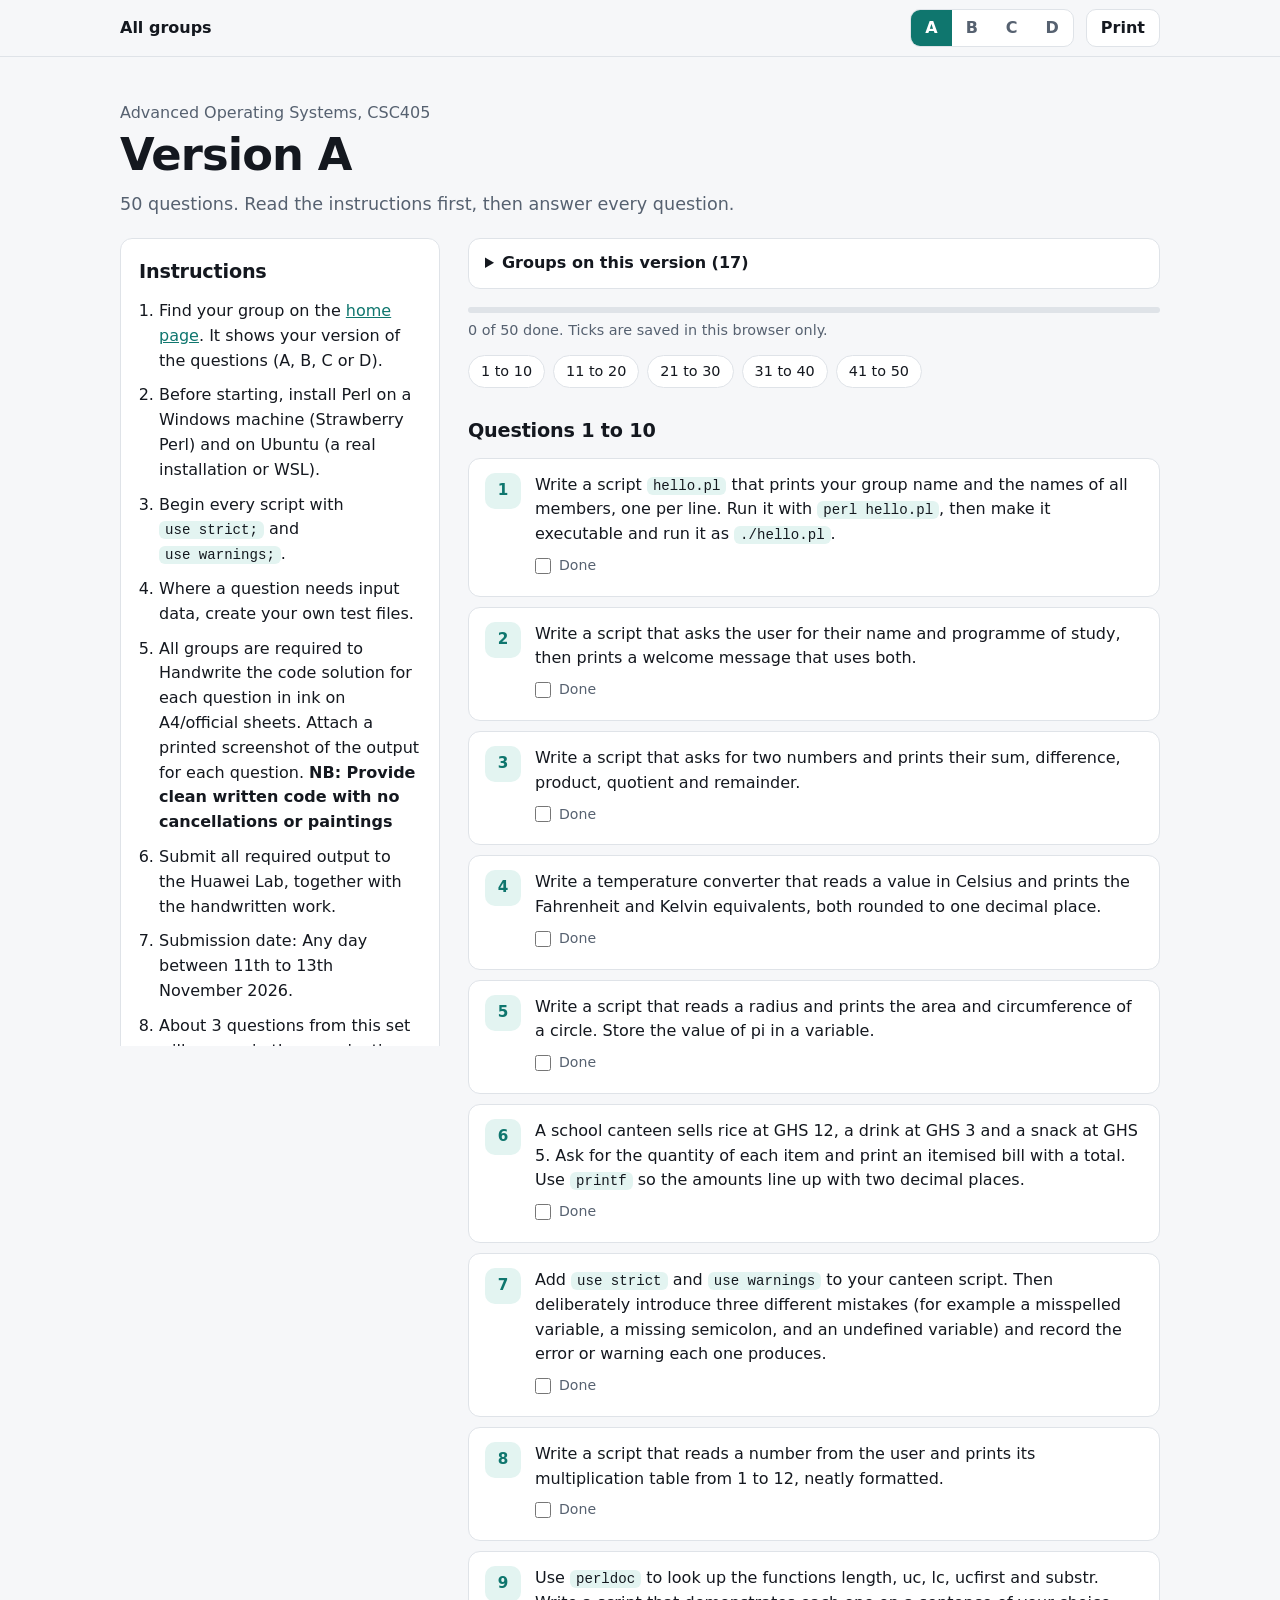
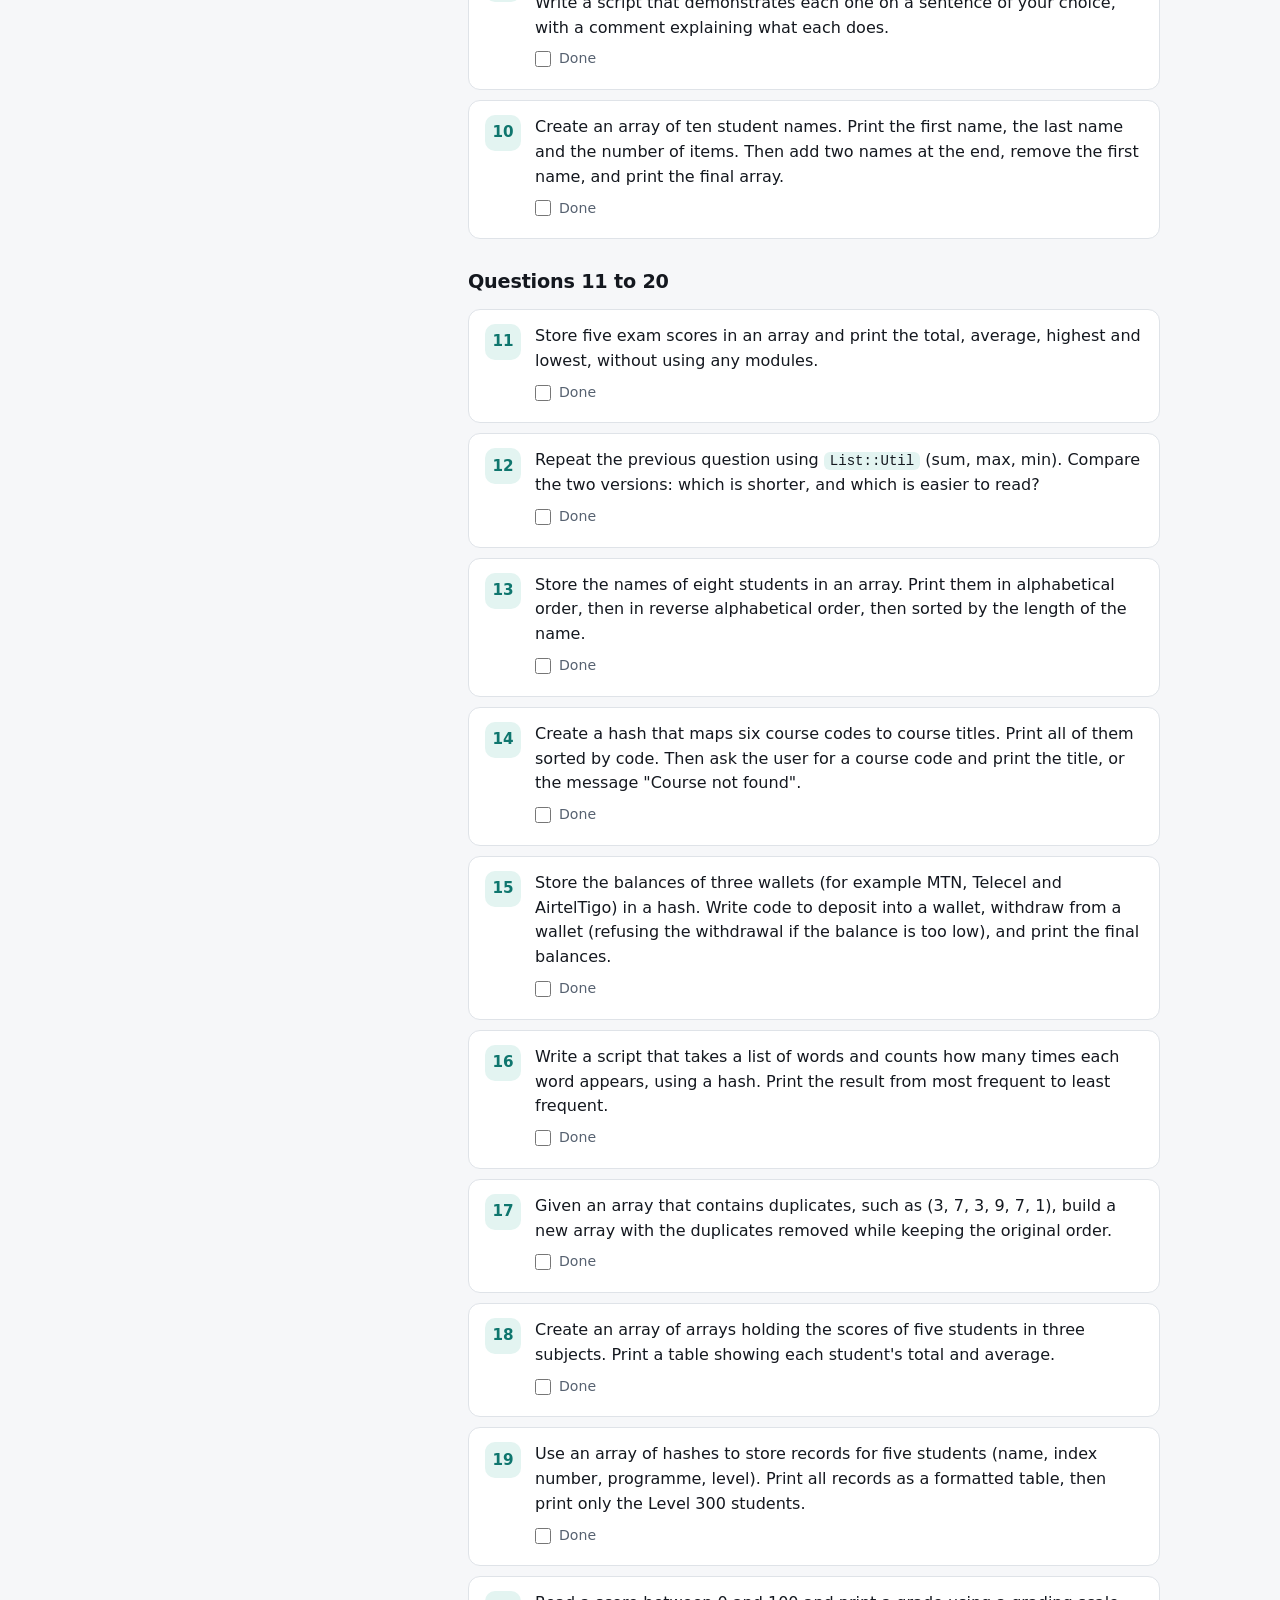
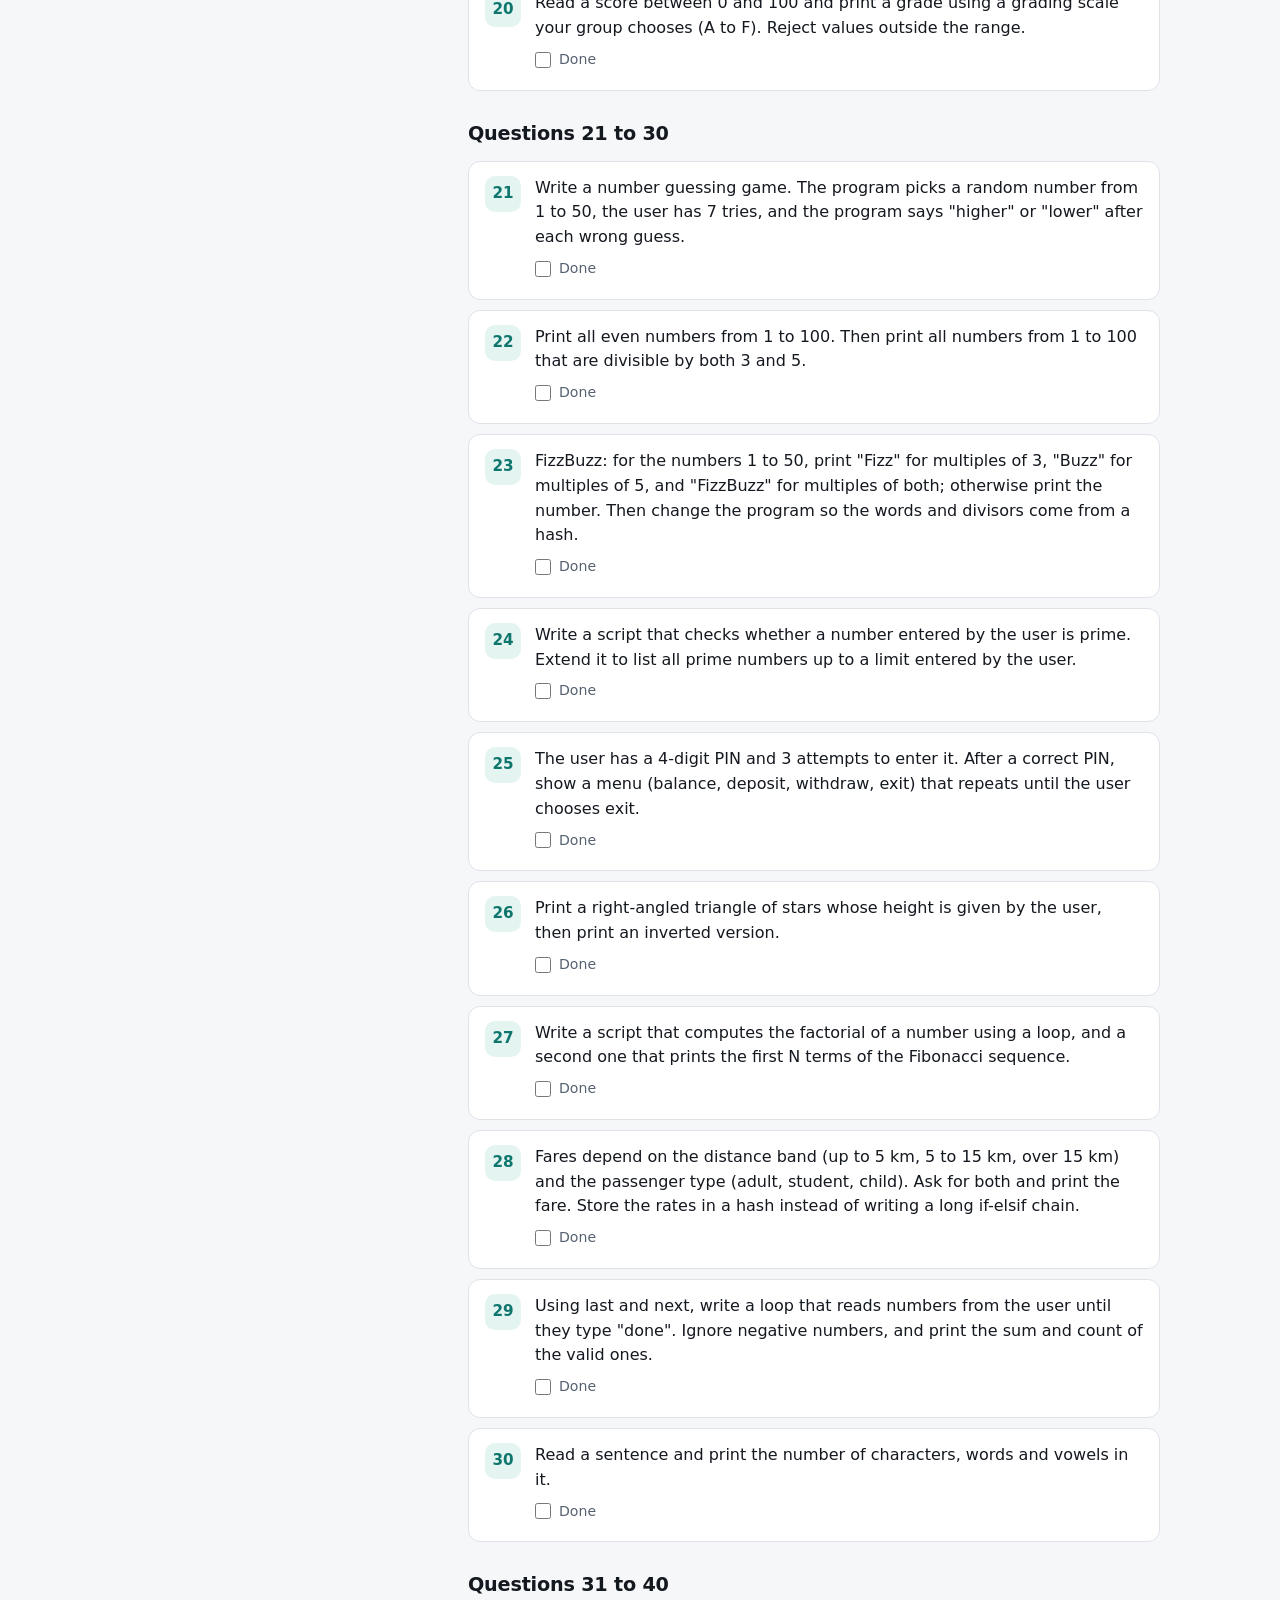
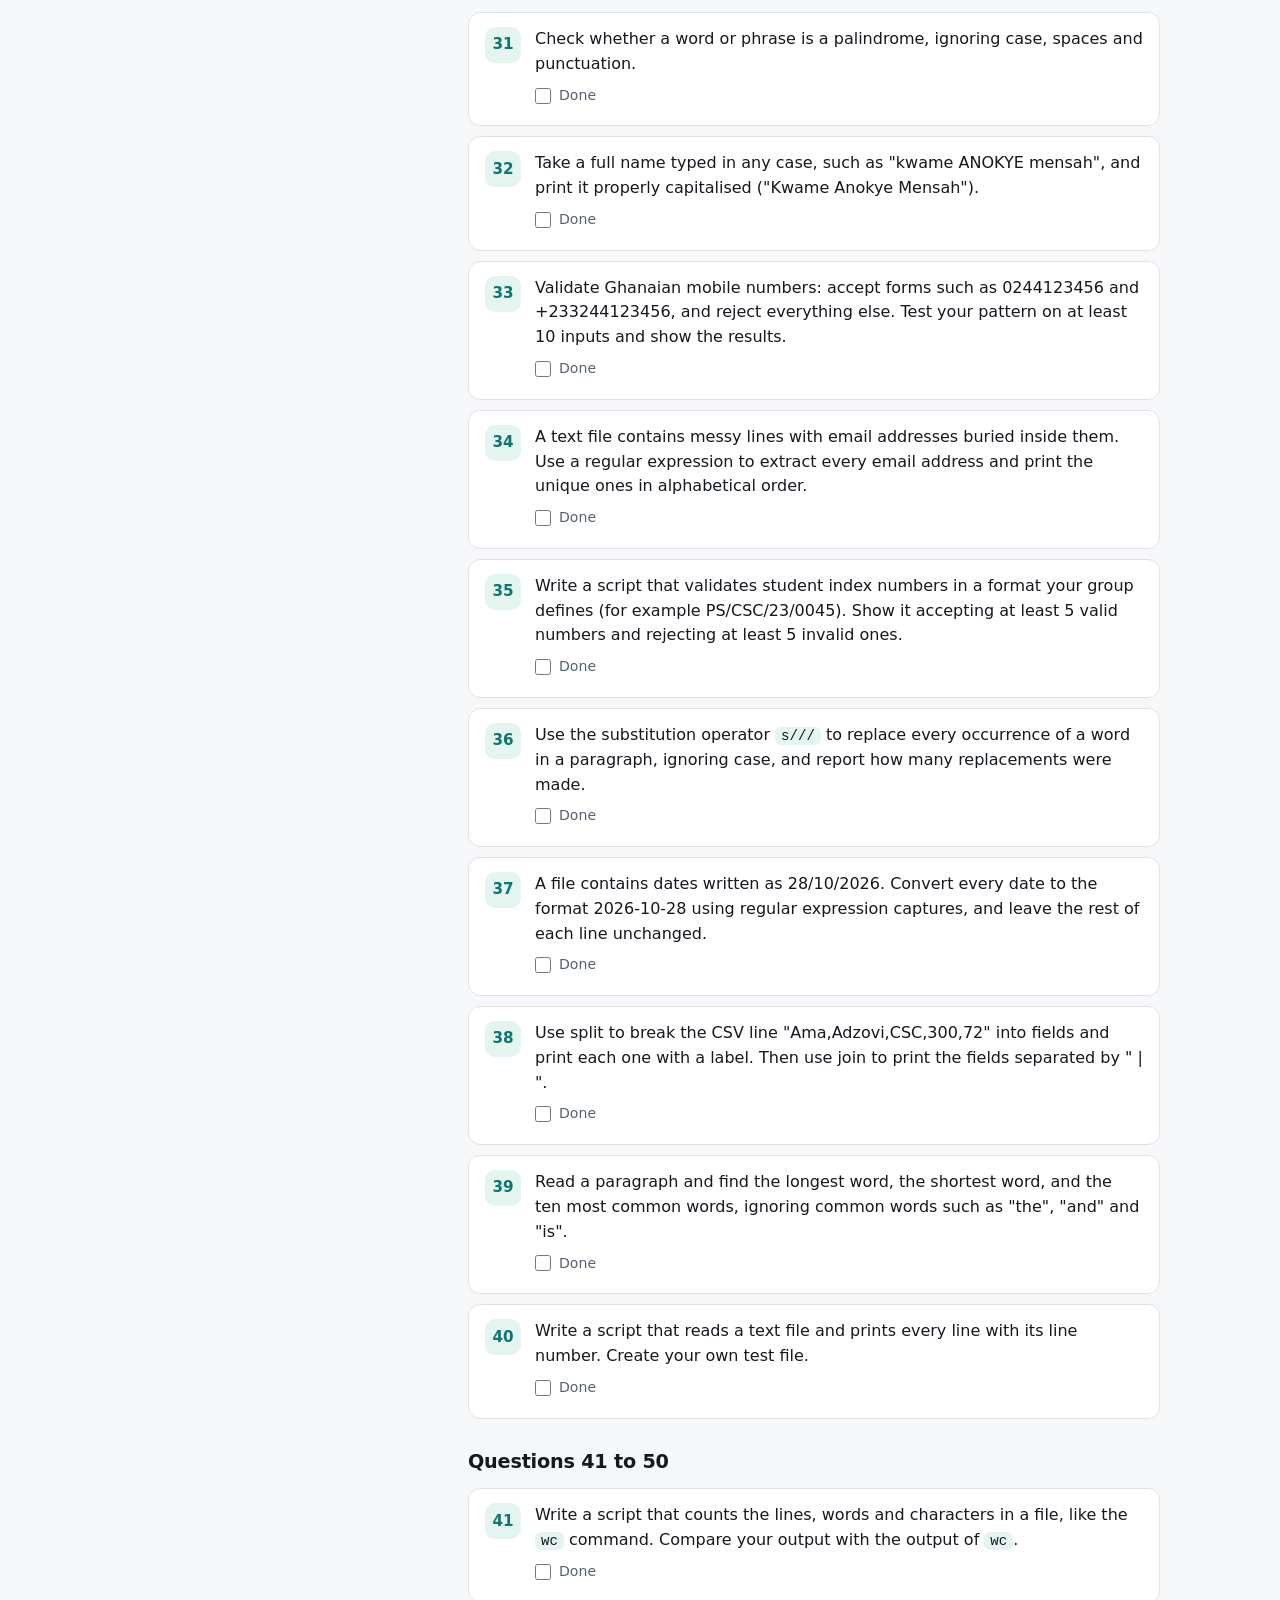
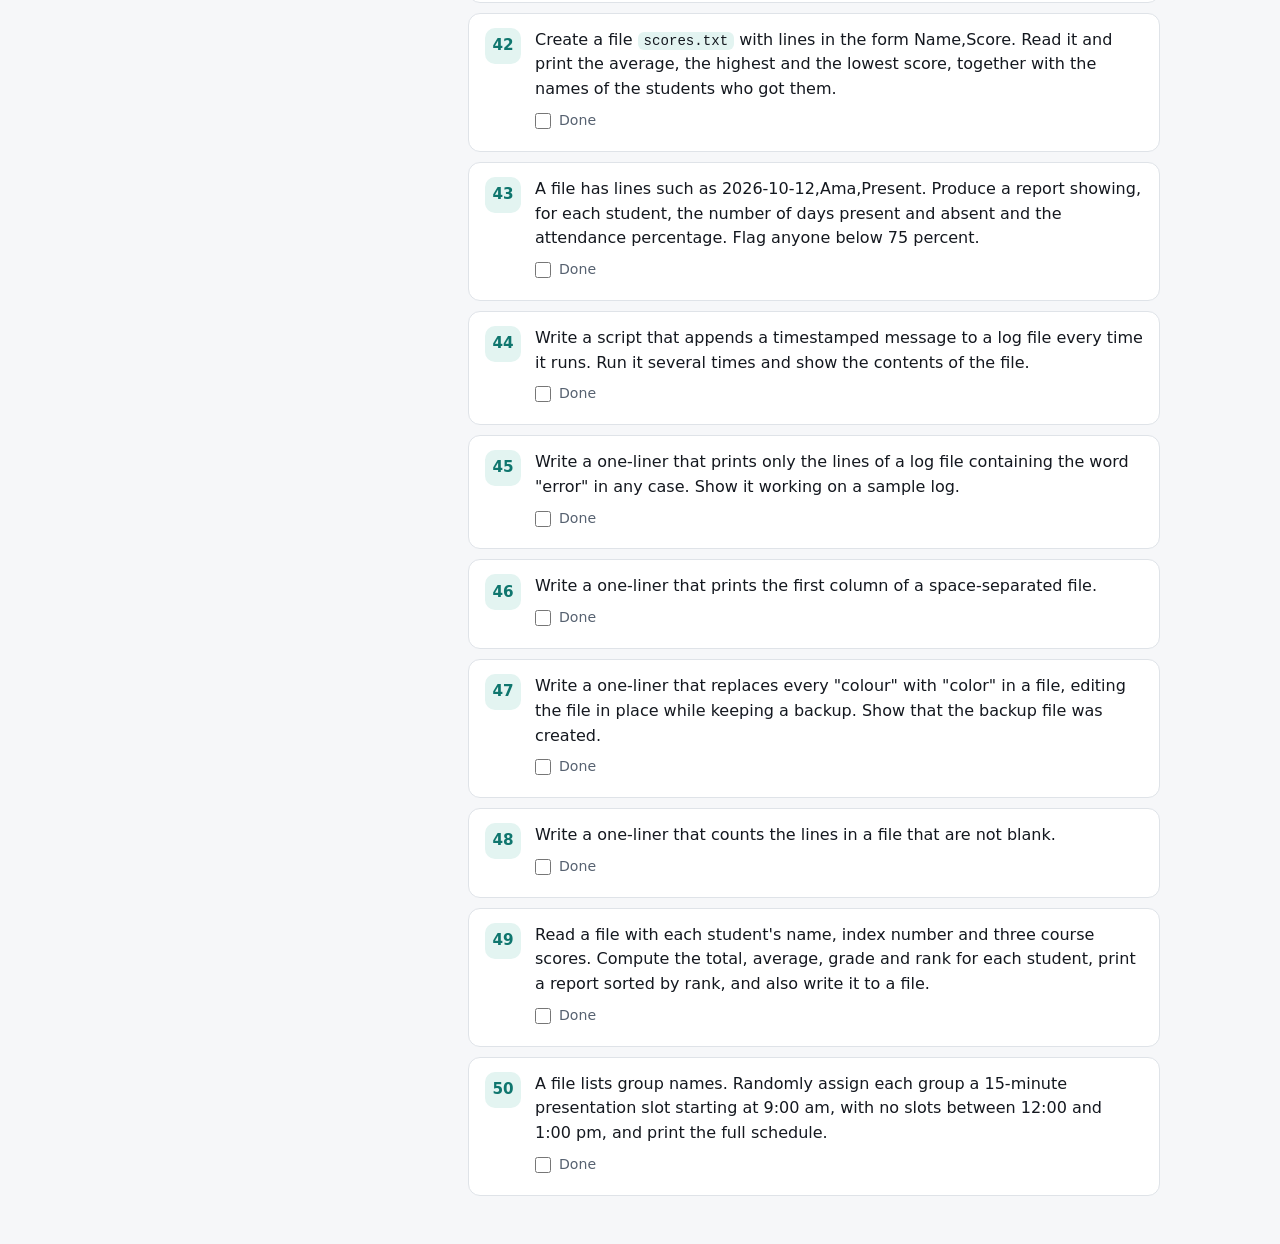
<file: a.html>
<!DOCTYPE html>
<html lang="en"><head><meta charset="utf-8">
<meta name="viewport" content="width=device-width, initial-scale=1">
<meta name="robots" content="noindex, nofollow">
<meta name="description" content="Version A questions for the CSC405 Perl group project.">
<link rel="icon" href="data:,">
<link rel="stylesheet" href="style.css">
<title>Version A | CSC405 Perl Group Project</title></head>
<body data-v="A">
<header class="bar"><div class="wrap bar-in"><a class="brand" href="index.html">All groups</a><nav class="seg" aria-label="Question versions"><a href="a.html" aria-current="page">A</a><a href="b.html">B</a><a href="c.html">C</a><a href="d.html">D</a></nav><button class="btn" id="print" type="button">Print</button></div></header>
<main class="wrap">
<section class="hero" style="padding-bottom:8px">
<p class="muted" style="margin-bottom:4px">Advanced Operating Systems, CSC405</p>
<h1>Version A</h1>
<p class="lead">50 questions. Read the instructions first, then answer every question.</p>
</section>
<div class="layout">
<aside class="side"><div class="card"><h2>Instructions</h2><ol><li>Find your group on the <a href="index.html">home page</a>. It shows your version of the questions (A, B, C or D).</li><li>Before starting, install Perl on a Windows machine (Strawberry Perl) and on Ubuntu (a real installation or WSL).</li><li>Begin every script with <code>use strict;</code> and <code>use warnings;</code>.</li><li>Where a question needs input data, create your own test files.</li><li>All groups are required to Handwrite the code solution for each question in ink on A4/official sheets. Attach a printed screenshot of the output for each question. <b>NB: Provide clean written code with no cancellations or paintings</b></li><li>Submit all required output to the Huawei Lab, together with the handwritten work.</li><li>Submission date: Any day between 11th to 13th November 2026.</li><li>About 3 questions from this set will appear in the examination.</li></ol></div></aside>
<div>
<details class="card gd"><summary>Groups on this version (17)</summary><div class="glist"><a href="index.html#g4">Group 4</a><a href="index.html#g12">Group 12</a><a href="index.html#g13">Group 13</a><a href="index.html#g14">Group 14</a><a href="index.html#g15">Group 15</a><a href="index.html#g18">Group 18</a><a href="index.html#g25">Group 25</a><a href="index.html#g29">Group 29</a><a href="index.html#g30">Group 30</a><a href="index.html#g36">Group 36</a><a href="index.html#g38">Group 38</a><a href="index.html#g39">Group 39</a><a href="index.html#g40">Group 40</a><a href="index.html#g43">Group 43</a><a href="index.html#g51">Group 51</a><a href="index.html#g59">Group 59</a><a href="index.html#g65">Group 65</a></div></details>
<div class="progress"><div class="track"><div id="bar"></div></div><p class="small muted" style="margin:6px 0 0"><span id="ptxt">0 of 50 done</span>. Ticks are saved in this browser only.</p></div>
<nav class="jump" aria-label="Jump to questions"><a href="#q1">1 to 10</a><a href="#q11">11 to 20</a><a href="#q21">21 to 30</a><a href="#q31">31 to 40</a><a href="#q41">41 to 50</a></nav>
<section class="qsec" id="q1"><h2>Questions 1 to 10</h2>
<ol class="qs">
<li class="q" value="1"><span class="n">1</span><div><p class="t">Write a script <code>hello.pl</code> that prints your group name and the names of all members, one per line. Run it with <code>perl hello.pl</code>, then make it executable and run it as <code>./hello.pl</code>.</p><label class="tick"><input type="checkbox" data-n="1"> Done</label></div></li>
<li class="q" value="2"><span class="n">2</span><div><p class="t">Write a script that asks the user for their name and programme of study, then prints a welcome message that uses both.</p><label class="tick"><input type="checkbox" data-n="2"> Done</label></div></li>
<li class="q" value="3"><span class="n">3</span><div><p class="t">Write a script that asks for two numbers and prints their sum, difference, product, quotient and remainder.</p><label class="tick"><input type="checkbox" data-n="3"> Done</label></div></li>
<li class="q" value="4"><span class="n">4</span><div><p class="t">Write a temperature converter that reads a value in Celsius and prints the Fahrenheit and Kelvin equivalents, both rounded to one decimal place.</p><label class="tick"><input type="checkbox" data-n="4"> Done</label></div></li>
<li class="q" value="5"><span class="n">5</span><div><p class="t">Write a script that reads a radius and prints the area and circumference of a circle. Store the value of pi in a variable.</p><label class="tick"><input type="checkbox" data-n="5"> Done</label></div></li>
<li class="q" value="6"><span class="n">6</span><div><p class="t">A school canteen sells rice at GHS 12, a drink at GHS 3 and a snack at GHS 5. Ask for the quantity of each item and print an itemised bill with a total. Use <code>printf</code> so the amounts line up with two decimal places.</p><label class="tick"><input type="checkbox" data-n="6"> Done</label></div></li>
<li class="q" value="7"><span class="n">7</span><div><p class="t">Add <code>use strict</code> and <code>use warnings</code> to your canteen script. Then deliberately introduce three different mistakes (for example a misspelled variable, a missing semicolon, and an undefined variable) and record the error or warning each one produces.</p><label class="tick"><input type="checkbox" data-n="7"> Done</label></div></li>
<li class="q" value="8"><span class="n">8</span><div><p class="t">Write a script that reads a number from the user and prints its multiplication table from 1 to 12, neatly formatted.</p><label class="tick"><input type="checkbox" data-n="8"> Done</label></div></li>
<li class="q" value="9"><span class="n">9</span><div><p class="t">Use <code>perldoc</code> to look up the functions length, uc, lc, ucfirst and substr. Write a script that demonstrates each one on a sentence of your choice, with a comment explaining what each does.</p><label class="tick"><input type="checkbox" data-n="9"> Done</label></div></li>
<li class="q" value="10"><span class="n">10</span><div><p class="t">Create an array of ten student names. Print the first name, the last name and the number of items. Then add two names at the end, remove the first name, and print the final array.</p><label class="tick"><input type="checkbox" data-n="10"> Done</label></div></li>
</ol></section>
<section class="qsec" id="q11"><h2>Questions 11 to 20</h2>
<ol class="qs">
<li class="q" value="11"><span class="n">11</span><div><p class="t">Store five exam scores in an array and print the total, average, highest and lowest, without using any modules.</p><label class="tick"><input type="checkbox" data-n="11"> Done</label></div></li>
<li class="q" value="12"><span class="n">12</span><div><p class="t">Repeat the previous question using <code>List::Util</code> (sum, max, min). Compare the two versions: which is shorter, and which is easier to read?</p><label class="tick"><input type="checkbox" data-n="12"> Done</label></div></li>
<li class="q" value="13"><span class="n">13</span><div><p class="t">Store the names of eight students in an array. Print them in alphabetical order, then in reverse alphabetical order, then sorted by the length of the name.</p><label class="tick"><input type="checkbox" data-n="13"> Done</label></div></li>
<li class="q" value="14"><span class="n">14</span><div><p class="t">Create a hash that maps six course codes to course titles. Print all of them sorted by code. Then ask the user for a course code and print the title, or the message &quot;Course not found&quot;.</p><label class="tick"><input type="checkbox" data-n="14"> Done</label></div></li>
<li class="q" value="15"><span class="n">15</span><div><p class="t">Store the balances of three wallets (for example MTN, Telecel and AirtelTigo) in a hash. Write code to deposit into a wallet, withdraw from a wallet (refusing the withdrawal if the balance is too low), and print the final balances.</p><label class="tick"><input type="checkbox" data-n="15"> Done</label></div></li>
<li class="q" value="16"><span class="n">16</span><div><p class="t">Write a script that takes a list of words and counts how many times each word appears, using a hash. Print the result from most frequent to least frequent.</p><label class="tick"><input type="checkbox" data-n="16"> Done</label></div></li>
<li class="q" value="17"><span class="n">17</span><div><p class="t">Given an array that contains duplicates, such as (3, 7, 3, 9, 7, 1), build a new array with the duplicates removed while keeping the original order.</p><label class="tick"><input type="checkbox" data-n="17"> Done</label></div></li>
<li class="q" value="18"><span class="n">18</span><div><p class="t">Create an array of arrays holding the scores of five students in three subjects. Print a table showing each student&#x27;s total and average.</p><label class="tick"><input type="checkbox" data-n="18"> Done</label></div></li>
<li class="q" value="19"><span class="n">19</span><div><p class="t">Use an array of hashes to store records for five students (name, index number, programme, level). Print all records as a formatted table, then print only the Level 300 students.</p><label class="tick"><input type="checkbox" data-n="19"> Done</label></div></li>
<li class="q" value="20"><span class="n">20</span><div><p class="t">Read a score between 0 and 100 and print a grade using a grading scale your group chooses (A to F). Reject values outside the range.</p><label class="tick"><input type="checkbox" data-n="20"> Done</label></div></li>
</ol></section>
<section class="qsec" id="q21"><h2>Questions 21 to 30</h2>
<ol class="qs">
<li class="q" value="21"><span class="n">21</span><div><p class="t">Write a number guessing game. The program picks a random number from 1 to 50, the user has 7 tries, and the program says &quot;higher&quot; or &quot;lower&quot; after each wrong guess.</p><label class="tick"><input type="checkbox" data-n="21"> Done</label></div></li>
<li class="q" value="22"><span class="n">22</span><div><p class="t">Print all even numbers from 1 to 100. Then print all numbers from 1 to 100 that are divisible by both 3 and 5.</p><label class="tick"><input type="checkbox" data-n="22"> Done</label></div></li>
<li class="q" value="23"><span class="n">23</span><div><p class="t">FizzBuzz: for the numbers 1 to 50, print &quot;Fizz&quot; for multiples of 3, &quot;Buzz&quot; for multiples of 5, and &quot;FizzBuzz&quot; for multiples of both; otherwise print the number. Then change the program so the words and divisors come from a hash.</p><label class="tick"><input type="checkbox" data-n="23"> Done</label></div></li>
<li class="q" value="24"><span class="n">24</span><div><p class="t">Write a script that checks whether a number entered by the user is prime. Extend it to list all prime numbers up to a limit entered by the user.</p><label class="tick"><input type="checkbox" data-n="24"> Done</label></div></li>
<li class="q" value="25"><span class="n">25</span><div><p class="t">The user has a 4-digit PIN and 3 attempts to enter it. After a correct PIN, show a menu (balance, deposit, withdraw, exit) that repeats until the user chooses exit.</p><label class="tick"><input type="checkbox" data-n="25"> Done</label></div></li>
<li class="q" value="26"><span class="n">26</span><div><p class="t">Print a right-angled triangle of stars whose height is given by the user, then print an inverted version.</p><label class="tick"><input type="checkbox" data-n="26"> Done</label></div></li>
<li class="q" value="27"><span class="n">27</span><div><p class="t">Write a script that computes the factorial of a number using a loop, and a second one that prints the first N terms of the Fibonacci sequence.</p><label class="tick"><input type="checkbox" data-n="27"> Done</label></div></li>
<li class="q" value="28"><span class="n">28</span><div><p class="t">Fares depend on the distance band (up to 5 km, 5 to 15 km, over 15 km) and the passenger type (adult, student, child). Ask for both and print the fare. Store the rates in a hash instead of writing a long if-elsif chain.</p><label class="tick"><input type="checkbox" data-n="28"> Done</label></div></li>
<li class="q" value="29"><span class="n">29</span><div><p class="t">Using last and next, write a loop that reads numbers from the user until they type &quot;done&quot;. Ignore negative numbers, and print the sum and count of the valid ones.</p><label class="tick"><input type="checkbox" data-n="29"> Done</label></div></li>
<li class="q" value="30"><span class="n">30</span><div><p class="t">Read a sentence and print the number of characters, words and vowels in it.</p><label class="tick"><input type="checkbox" data-n="30"> Done</label></div></li>
</ol></section>
<section class="qsec" id="q31"><h2>Questions 31 to 40</h2>
<ol class="qs">
<li class="q" value="31"><span class="n">31</span><div><p class="t">Check whether a word or phrase is a palindrome, ignoring case, spaces and punctuation.</p><label class="tick"><input type="checkbox" data-n="31"> Done</label></div></li>
<li class="q" value="32"><span class="n">32</span><div><p class="t">Take a full name typed in any case, such as &quot;kwame ANOKYE mensah&quot;, and print it properly capitalised (&quot;Kwame Anokye Mensah&quot;).</p><label class="tick"><input type="checkbox" data-n="32"> Done</label></div></li>
<li class="q" value="33"><span class="n">33</span><div><p class="t">Validate Ghanaian mobile numbers: accept forms such as 0244123456 and +233244123456, and reject everything else. Test your pattern on at least 10 inputs and show the results.</p><label class="tick"><input type="checkbox" data-n="33"> Done</label></div></li>
<li class="q" value="34"><span class="n">34</span><div><p class="t">A text file contains messy lines with email addresses buried inside them. Use a regular expression to extract every email address and print the unique ones in alphabetical order.</p><label class="tick"><input type="checkbox" data-n="34"> Done</label></div></li>
<li class="q" value="35"><span class="n">35</span><div><p class="t">Write a script that validates student index numbers in a format your group defines (for example PS/CSC/23/0045). Show it accepting at least 5 valid numbers and rejecting at least 5 invalid ones.</p><label class="tick"><input type="checkbox" data-n="35"> Done</label></div></li>
<li class="q" value="36"><span class="n">36</span><div><p class="t">Use the substitution operator <code>s///</code> to replace every occurrence of a word in a paragraph, ignoring case, and report how many replacements were made.</p><label class="tick"><input type="checkbox" data-n="36"> Done</label></div></li>
<li class="q" value="37"><span class="n">37</span><div><p class="t">A file contains dates written as 28/10/2026. Convert every date to the format 2026-10-28 using regular expression captures, and leave the rest of each line unchanged.</p><label class="tick"><input type="checkbox" data-n="37"> Done</label></div></li>
<li class="q" value="38"><span class="n">38</span><div><p class="t">Use split to break the CSV line &quot;Ama,Adzovi,CSC,300,72&quot; into fields and print each one with a label. Then use join to print the fields separated by &quot; | &quot;.</p><label class="tick"><input type="checkbox" data-n="38"> Done</label></div></li>
<li class="q" value="39"><span class="n">39</span><div><p class="t">Read a paragraph and find the longest word, the shortest word, and the ten most common words, ignoring common words such as &quot;the&quot;, &quot;and&quot; and &quot;is&quot;.</p><label class="tick"><input type="checkbox" data-n="39"> Done</label></div></li>
<li class="q" value="40"><span class="n">40</span><div><p class="t">Write a script that reads a text file and prints every line with its line number. Create your own test file.</p><label class="tick"><input type="checkbox" data-n="40"> Done</label></div></li>
</ol></section>
<section class="qsec" id="q41"><h2>Questions 41 to 50</h2>
<ol class="qs">
<li class="q" value="41"><span class="n">41</span><div><p class="t">Write a script that counts the lines, words and characters in a file, like the <code>wc</code> command. Compare your output with the output of <code>wc</code>.</p><label class="tick"><input type="checkbox" data-n="41"> Done</label></div></li>
<li class="q" value="42"><span class="n">42</span><div><p class="t">Create a file <code>scores.txt</code> with lines in the form Name,Score. Read it and print the average, the highest and the lowest score, together with the names of the students who got them.</p><label class="tick"><input type="checkbox" data-n="42"> Done</label></div></li>
<li class="q" value="43"><span class="n">43</span><div><p class="t">A file has lines such as 2026-10-12,Ama,Present. Produce a report showing, for each student, the number of days present and absent and the attendance percentage. Flag anyone below 75 percent.</p><label class="tick"><input type="checkbox" data-n="43"> Done</label></div></li>
<li class="q" value="44"><span class="n">44</span><div><p class="t">Write a script that appends a timestamped message to a log file every time it runs. Run it several times and show the contents of the file.</p><label class="tick"><input type="checkbox" data-n="44"> Done</label></div></li>
<li class="q" value="45"><span class="n">45</span><div><p class="t">Write a one-liner that prints only the lines of a log file containing the word &quot;error&quot; in any case. Show it working on a sample log.</p><label class="tick"><input type="checkbox" data-n="45"> Done</label></div></li>
<li class="q" value="46"><span class="n">46</span><div><p class="t">Write a one-liner that prints the first column of a space-separated file.</p><label class="tick"><input type="checkbox" data-n="46"> Done</label></div></li>
<li class="q" value="47"><span class="n">47</span><div><p class="t">Write a one-liner that replaces every &quot;colour&quot; with &quot;color&quot; in a file, editing the file in place while keeping a backup. Show that the backup file was created.</p><label class="tick"><input type="checkbox" data-n="47"> Done</label></div></li>
<li class="q" value="48"><span class="n">48</span><div><p class="t">Write a one-liner that counts the lines in a file that are not blank.</p><label class="tick"><input type="checkbox" data-n="48"> Done</label></div></li>
<li class="q" value="49"><span class="n">49</span><div><p class="t">Read a file with each student&#x27;s name, index number and three course scores. Compute the total, average, grade and rank for each student, print a report sorted by rank, and also write it to a file.</p><label class="tick"><input type="checkbox" data-n="49"> Done</label></div></li>
<li class="q" value="50"><span class="n">50</span><div><p class="t">A file lists group names. Randomly assign each group a 15-minute presentation slot starting at 9:00 am, with no slots between 12:00 and 1:00 pm, and print the full schedule.</p><label class="tick"><input type="checkbox" data-n="50"> Done</label></div></li>
</ol></section>
</div>
</div>
</main>
<script src="questions.js"></script>
</body></html>
</file>
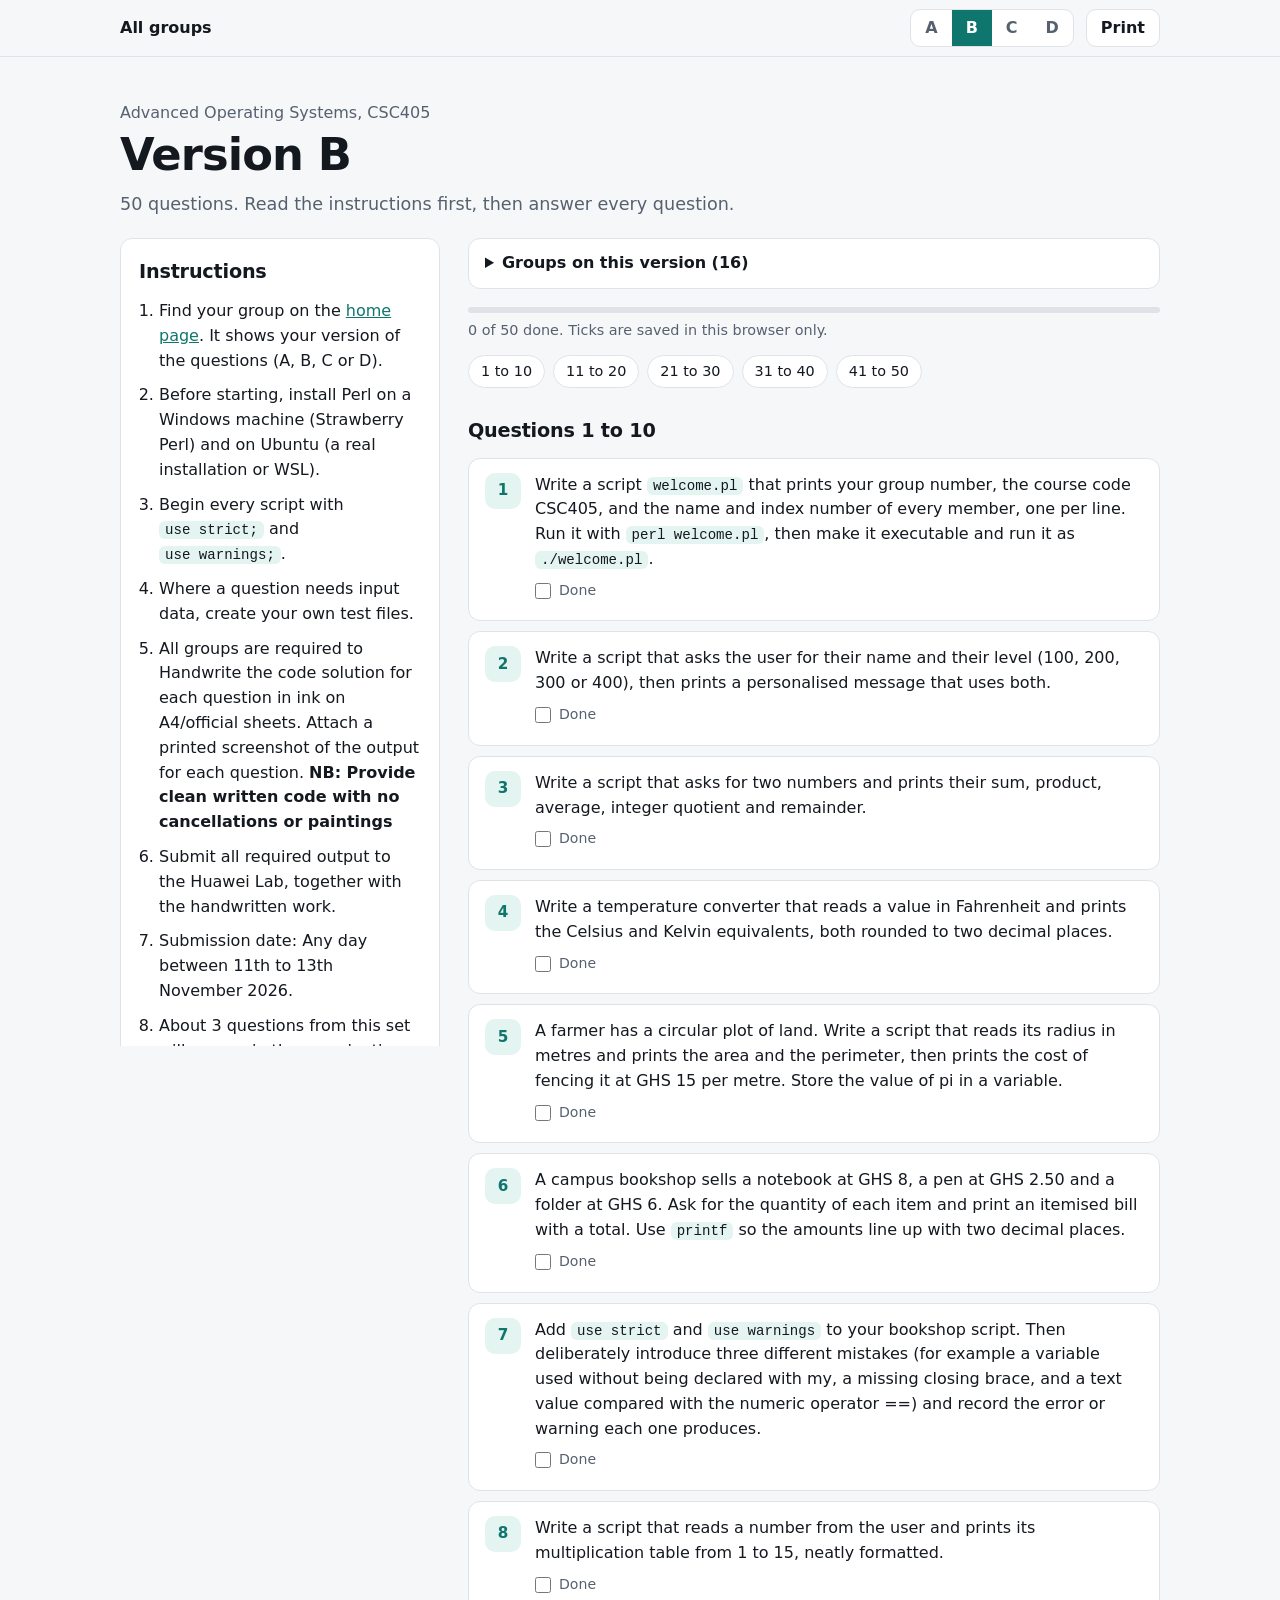
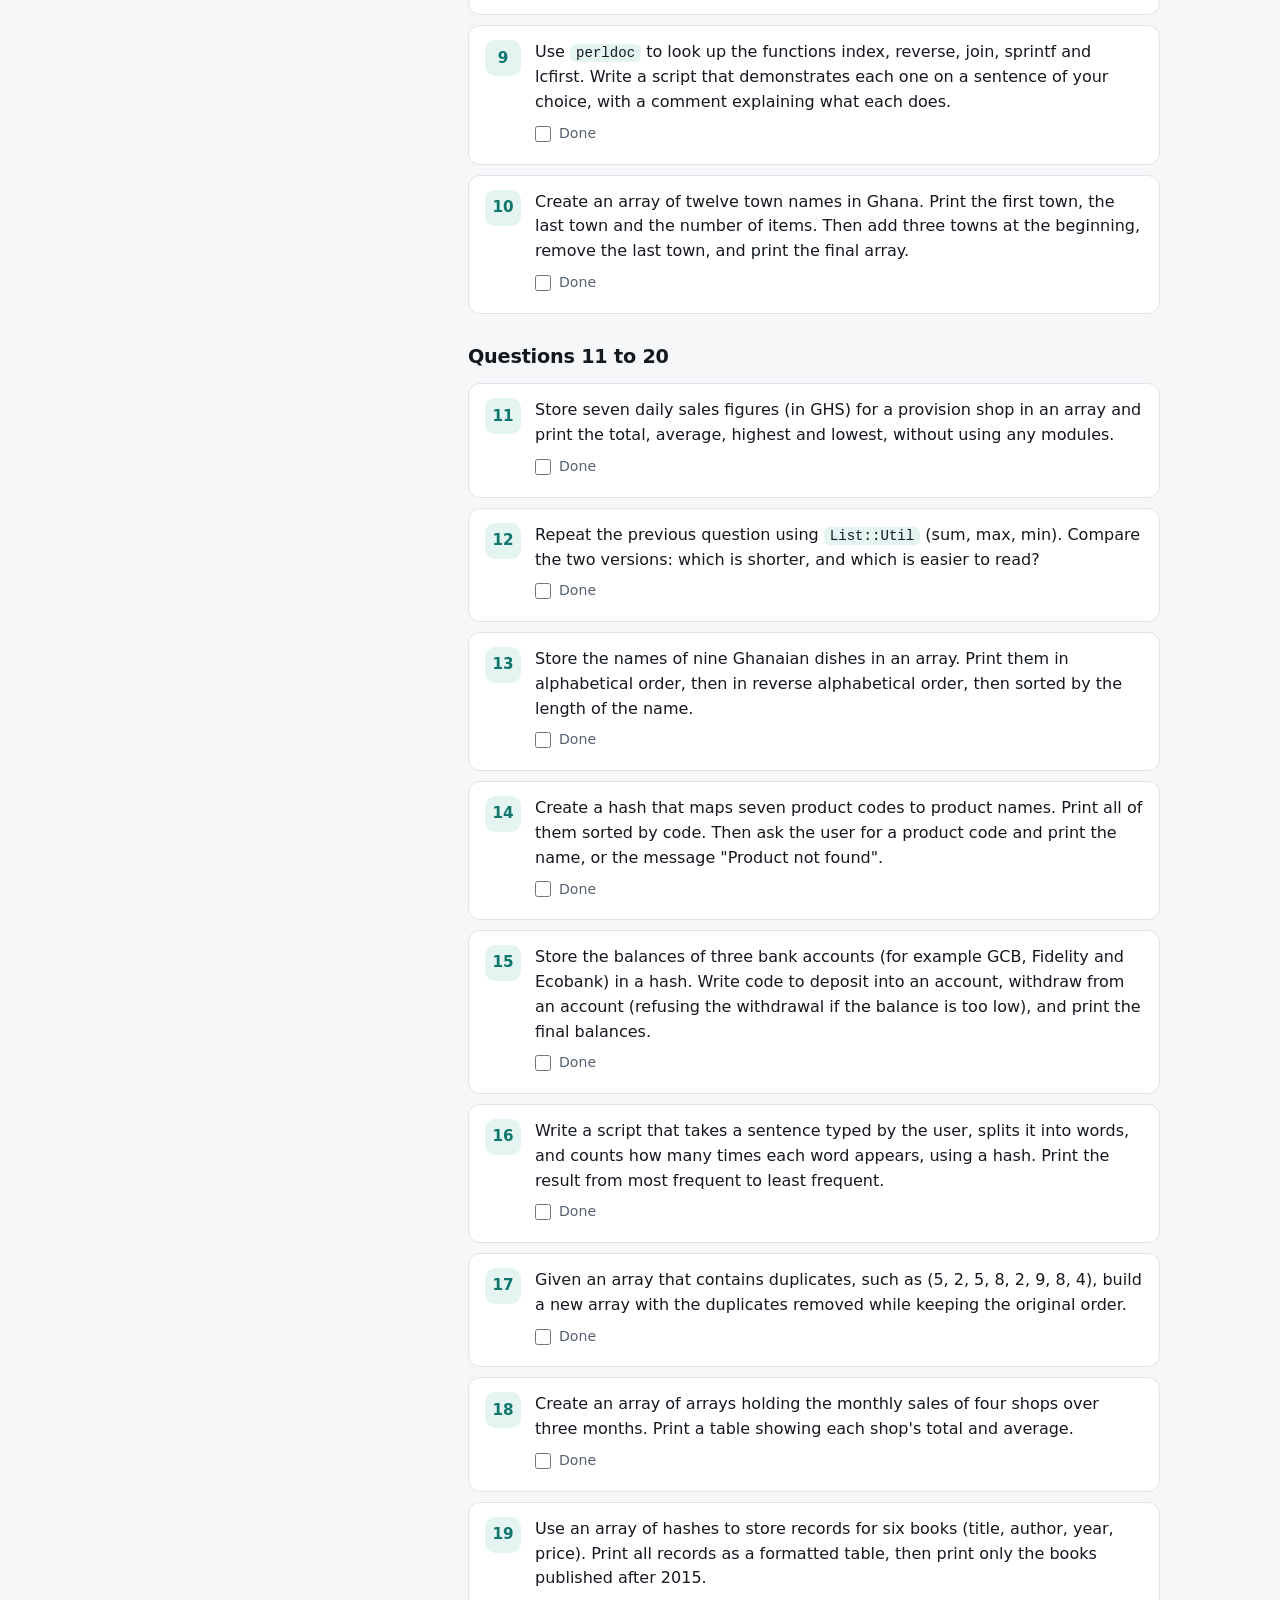
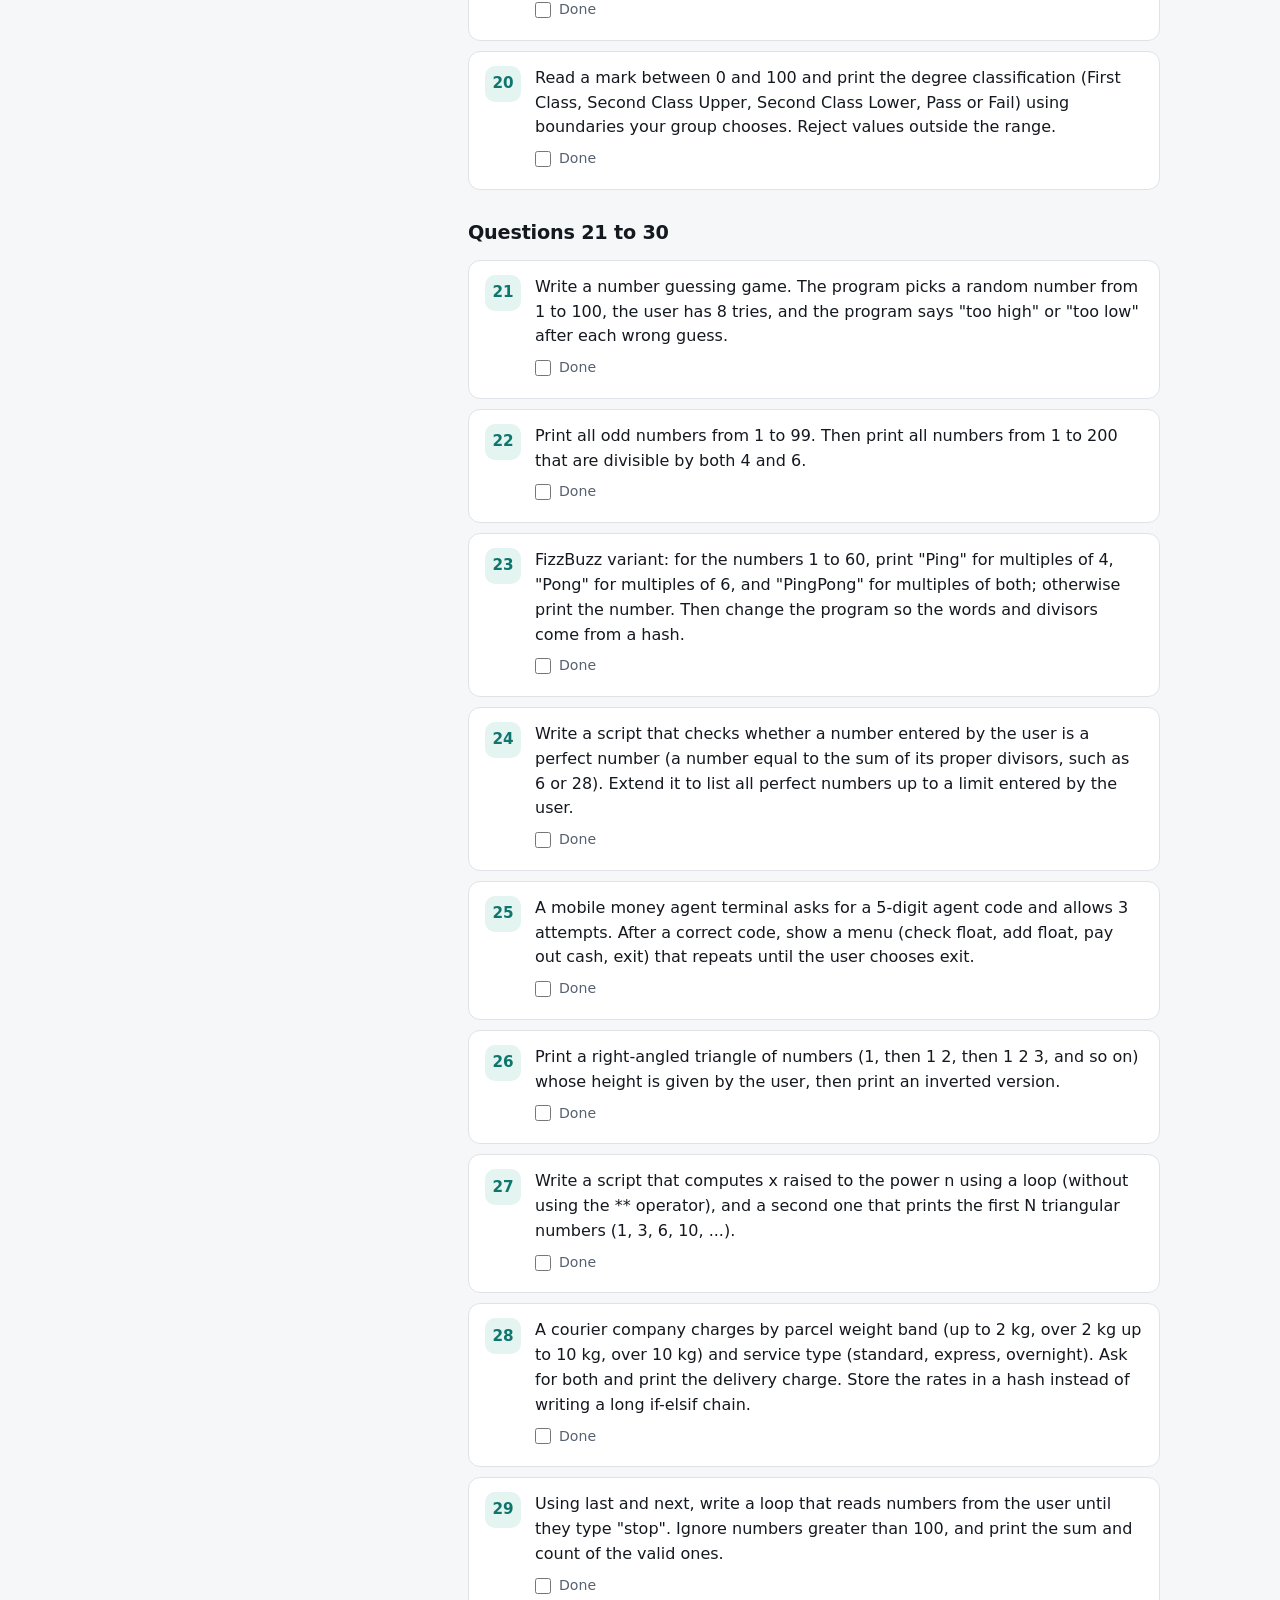
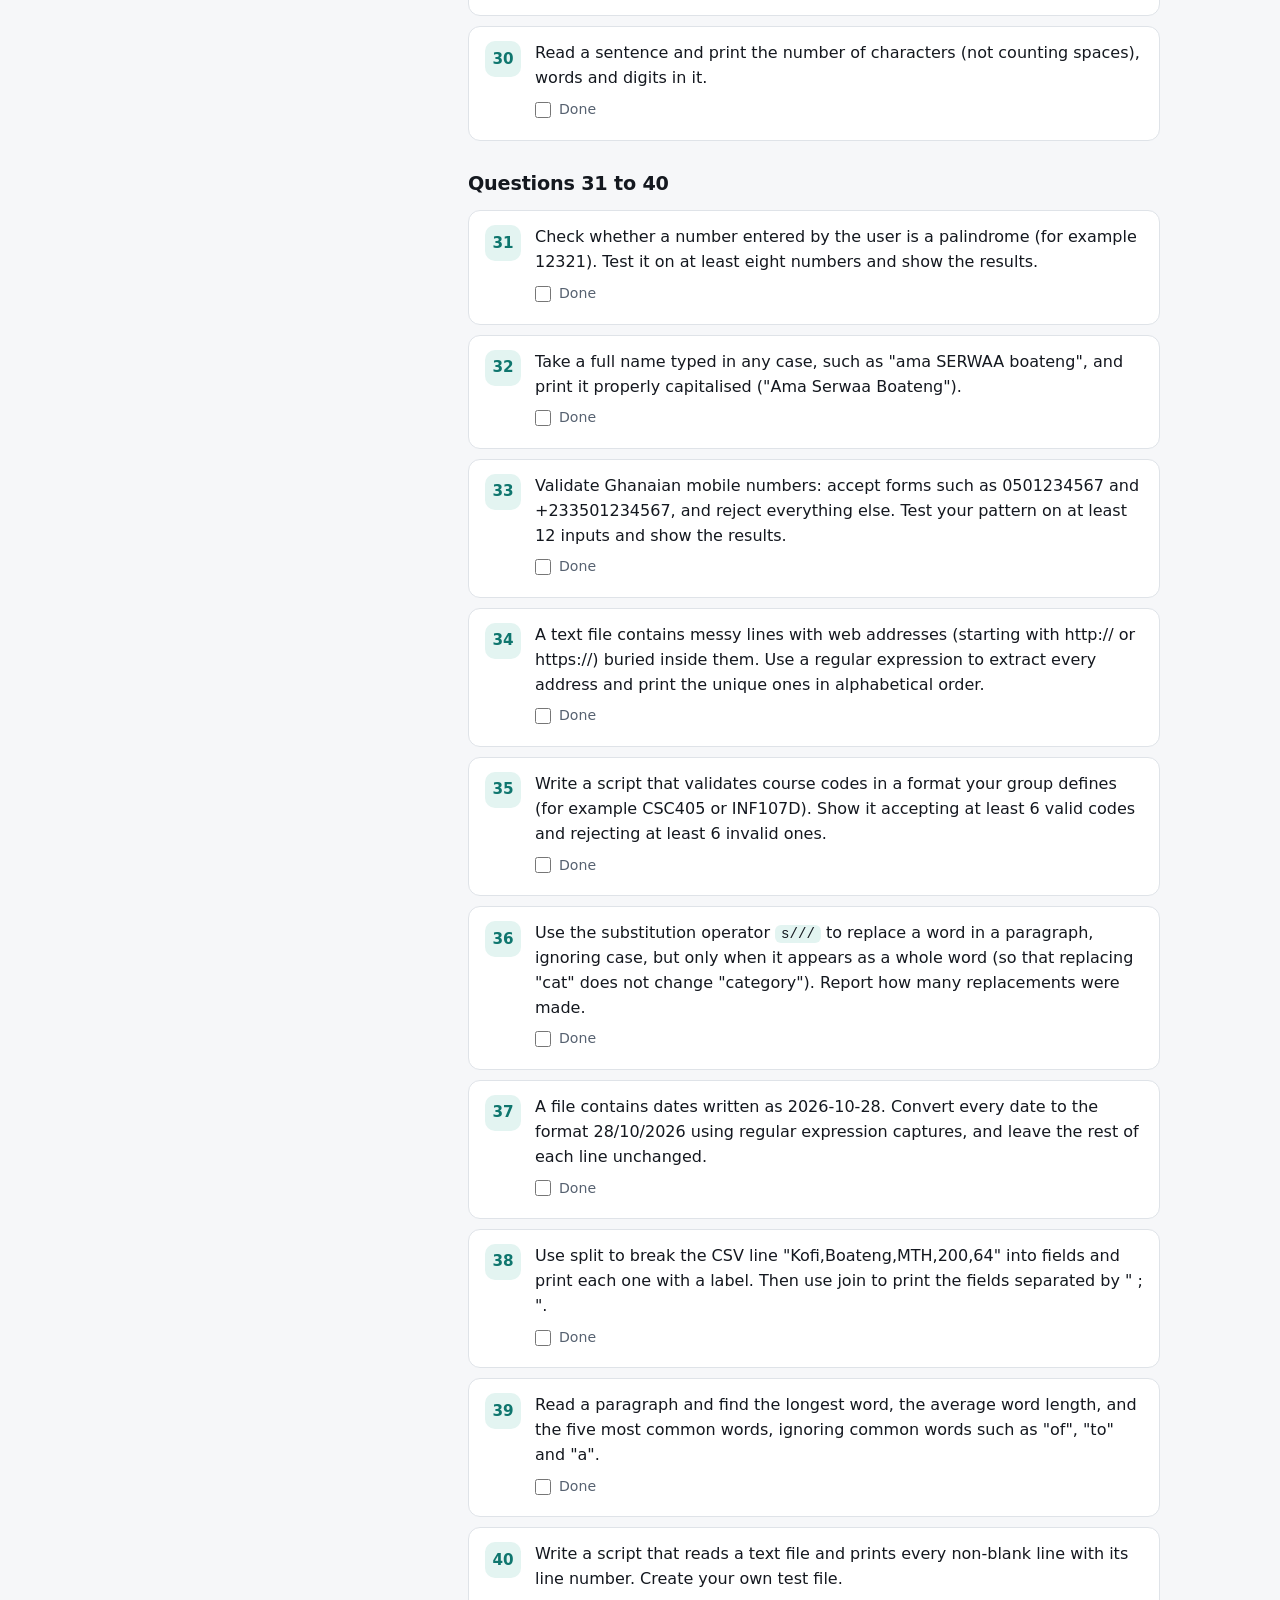
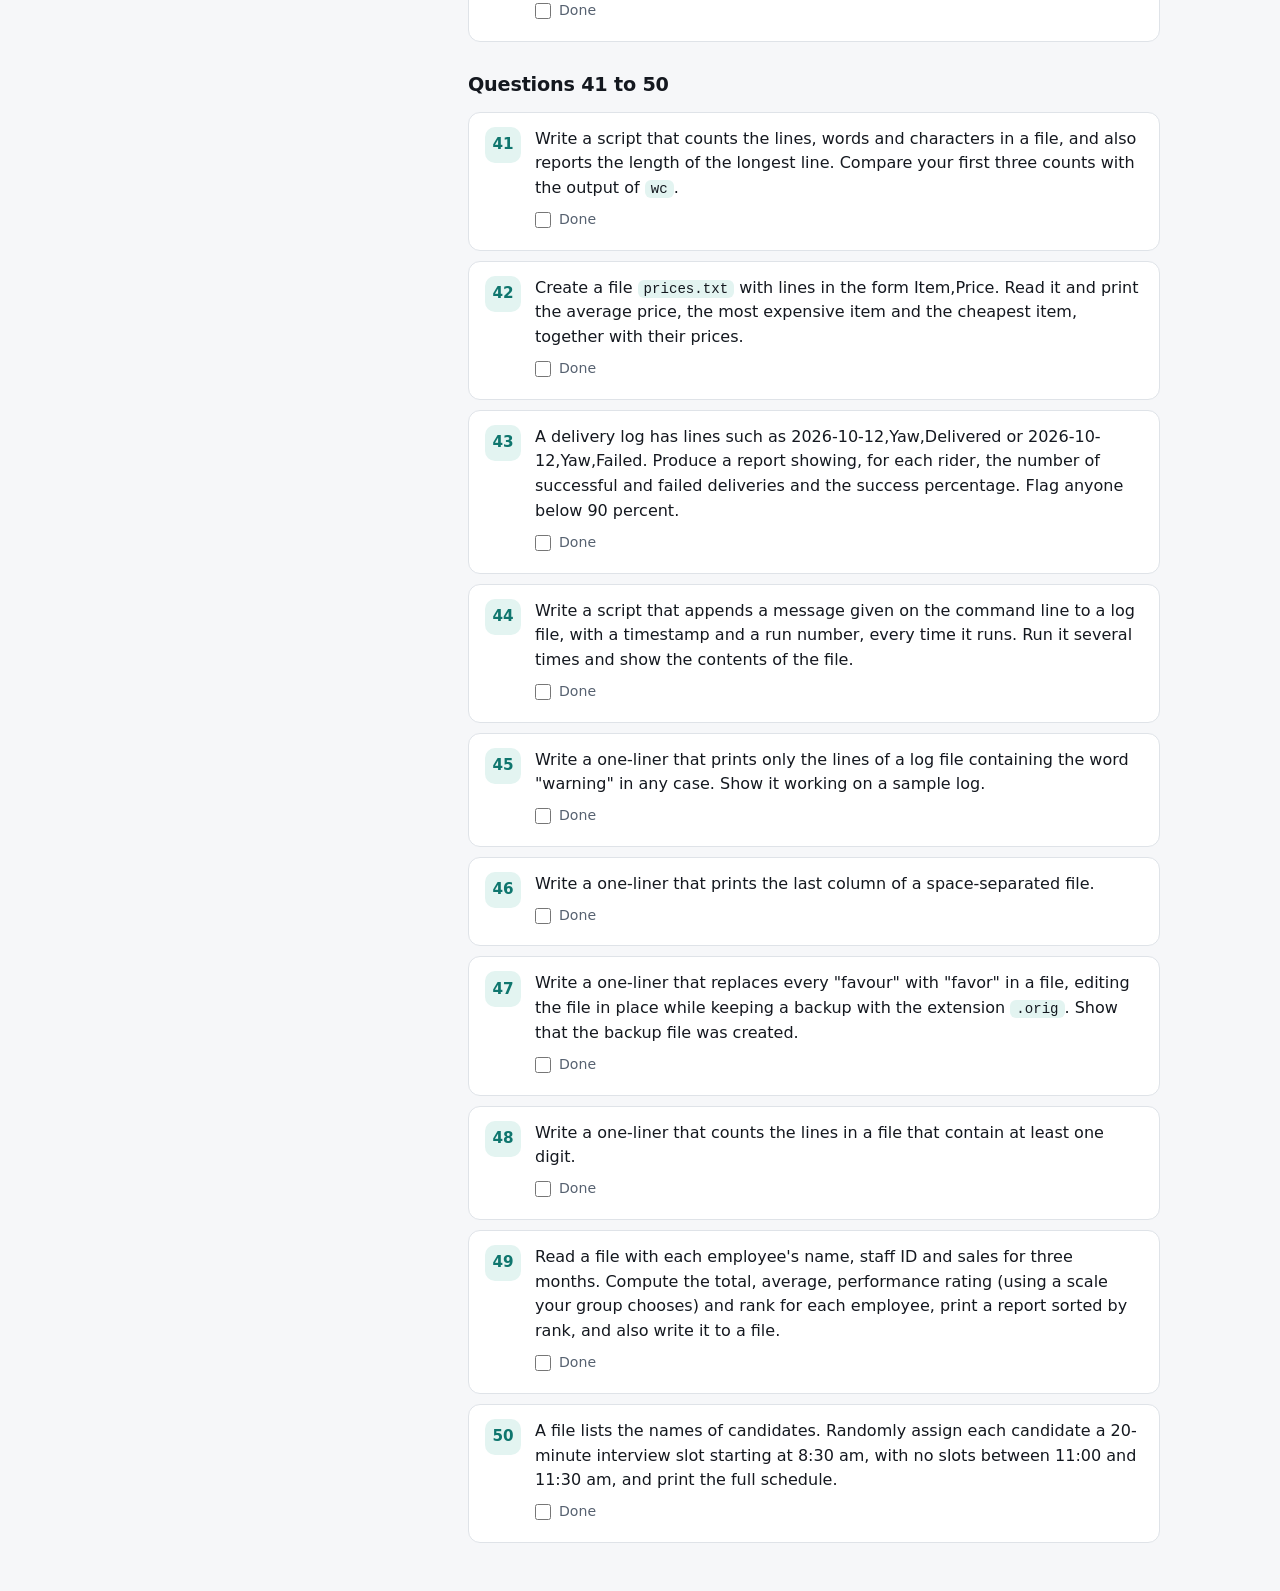
<file: b.html>
<!DOCTYPE html>
<html lang="en"><head><meta charset="utf-8">
<meta name="viewport" content="width=device-width, initial-scale=1">
<meta name="robots" content="noindex, nofollow">
<meta name="description" content="Version B questions for the CSC405 Perl group project.">
<link rel="icon" href="data:,">
<link rel="stylesheet" href="style.css">
<title>Version B | CSC405 Perl Group Project</title></head>
<body data-v="B">
<header class="bar"><div class="wrap bar-in"><a class="brand" href="index.html">All groups</a><nav class="seg" aria-label="Question versions"><a href="a.html">A</a><a href="b.html" aria-current="page">B</a><a href="c.html">C</a><a href="d.html">D</a></nav><button class="btn" id="print" type="button">Print</button></div></header>
<main class="wrap">
<section class="hero" style="padding-bottom:8px">
<p class="muted" style="margin-bottom:4px">Advanced Operating Systems, CSC405</p>
<h1>Version B</h1>
<p class="lead">50 questions. Read the instructions first, then answer every question.</p>
</section>
<div class="layout">
<aside class="side"><div class="card"><h2>Instructions</h2><ol><li>Find your group on the <a href="index.html">home page</a>. It shows your version of the questions (A, B, C or D).</li><li>Before starting, install Perl on a Windows machine (Strawberry Perl) and on Ubuntu (a real installation or WSL).</li><li>Begin every script with <code>use strict;</code> and <code>use warnings;</code>.</li><li>Where a question needs input data, create your own test files.</li><li>All groups are required to Handwrite the code solution for each question in ink on A4/official sheets. Attach a printed screenshot of the output for each question. <b>NB: Provide clean written code with no cancellations or paintings</b></li><li>Submit all required output to the Huawei Lab, together with the handwritten work.</li><li>Submission date: Any day between 11th to 13th November 2026.</li><li>About 3 questions from this set will appear in the examination.</li></ol></div></aside>
<div>
<details class="card gd"><summary>Groups on this version (16)</summary><div class="glist"><a href="index.html#g2">Group 2</a><a href="index.html#g5">Group 5</a><a href="index.html#g6">Group 6</a><a href="index.html#g8">Group 8</a><a href="index.html#g9">Group 9</a><a href="index.html#g16">Group 16</a><a href="index.html#g22">Group 22</a><a href="index.html#g26">Group 26</a><a href="index.html#g34">Group 34</a><a href="index.html#g41">Group 41</a><a href="index.html#g42">Group 42</a><a href="index.html#g45">Group 45</a><a href="index.html#g53">Group 53</a><a href="index.html#g55">Group 55</a><a href="index.html#g60">Group 60</a><a href="index.html#g61">Group 61</a></div></details>
<div class="progress"><div class="track"><div id="bar"></div></div><p class="small muted" style="margin:6px 0 0"><span id="ptxt">0 of 50 done</span>. Ticks are saved in this browser only.</p></div>
<nav class="jump" aria-label="Jump to questions"><a href="#q1">1 to 10</a><a href="#q11">11 to 20</a><a href="#q21">21 to 30</a><a href="#q31">31 to 40</a><a href="#q41">41 to 50</a></nav>
<section class="qsec" id="q1"><h2>Questions 1 to 10</h2>
<ol class="qs">
<li class="q" value="1"><span class="n">1</span><div><p class="t">Write a script <code>welcome.pl</code> that prints your group number, the course code CSC405, and the name and index number of every member, one per line. Run it with <code>perl welcome.pl</code>, then make it executable and run it as <code>./welcome.pl</code>.</p><label class="tick"><input type="checkbox" data-n="1"> Done</label></div></li>
<li class="q" value="2"><span class="n">2</span><div><p class="t">Write a script that asks the user for their name and their level (100, 200, 300 or 400), then prints a personalised message that uses both.</p><label class="tick"><input type="checkbox" data-n="2"> Done</label></div></li>
<li class="q" value="3"><span class="n">3</span><div><p class="t">Write a script that asks for two numbers and prints their sum, product, average, integer quotient and remainder.</p><label class="tick"><input type="checkbox" data-n="3"> Done</label></div></li>
<li class="q" value="4"><span class="n">4</span><div><p class="t">Write a temperature converter that reads a value in Fahrenheit and prints the Celsius and Kelvin equivalents, both rounded to two decimal places.</p><label class="tick"><input type="checkbox" data-n="4"> Done</label></div></li>
<li class="q" value="5"><span class="n">5</span><div><p class="t">A farmer has a circular plot of land. Write a script that reads its radius in metres and prints the area and the perimeter, then prints the cost of fencing it at GHS 15 per metre. Store the value of pi in a variable.</p><label class="tick"><input type="checkbox" data-n="5"> Done</label></div></li>
<li class="q" value="6"><span class="n">6</span><div><p class="t">A campus bookshop sells a notebook at GHS 8, a pen at GHS 2.50 and a folder at GHS 6. Ask for the quantity of each item and print an itemised bill with a total. Use <code>printf</code> so the amounts line up with two decimal places.</p><label class="tick"><input type="checkbox" data-n="6"> Done</label></div></li>
<li class="q" value="7"><span class="n">7</span><div><p class="t">Add <code>use strict</code> and <code>use warnings</code> to your bookshop script. Then deliberately introduce three different mistakes (for example a variable used without being declared with my, a missing closing brace, and a text value compared with the numeric operator ==) and record the error or warning each one produces.</p><label class="tick"><input type="checkbox" data-n="7"> Done</label></div></li>
<li class="q" value="8"><span class="n">8</span><div><p class="t">Write a script that reads a number from the user and prints its multiplication table from 1 to 15, neatly formatted.</p><label class="tick"><input type="checkbox" data-n="8"> Done</label></div></li>
<li class="q" value="9"><span class="n">9</span><div><p class="t">Use <code>perldoc</code> to look up the functions index, reverse, join, sprintf and lcfirst. Write a script that demonstrates each one on a sentence of your choice, with a comment explaining what each does.</p><label class="tick"><input type="checkbox" data-n="9"> Done</label></div></li>
<li class="q" value="10"><span class="n">10</span><div><p class="t">Create an array of twelve town names in Ghana. Print the first town, the last town and the number of items. Then add three towns at the beginning, remove the last town, and print the final array.</p><label class="tick"><input type="checkbox" data-n="10"> Done</label></div></li>
</ol></section>
<section class="qsec" id="q11"><h2>Questions 11 to 20</h2>
<ol class="qs">
<li class="q" value="11"><span class="n">11</span><div><p class="t">Store seven daily sales figures (in GHS) for a provision shop in an array and print the total, average, highest and lowest, without using any modules.</p><label class="tick"><input type="checkbox" data-n="11"> Done</label></div></li>
<li class="q" value="12"><span class="n">12</span><div><p class="t">Repeat the previous question using <code>List::Util</code> (sum, max, min). Compare the two versions: which is shorter, and which is easier to read?</p><label class="tick"><input type="checkbox" data-n="12"> Done</label></div></li>
<li class="q" value="13"><span class="n">13</span><div><p class="t">Store the names of nine Ghanaian dishes in an array. Print them in alphabetical order, then in reverse alphabetical order, then sorted by the length of the name.</p><label class="tick"><input type="checkbox" data-n="13"> Done</label></div></li>
<li class="q" value="14"><span class="n">14</span><div><p class="t">Create a hash that maps seven product codes to product names. Print all of them sorted by code. Then ask the user for a product code and print the name, or the message &quot;Product not found&quot;.</p><label class="tick"><input type="checkbox" data-n="14"> Done</label></div></li>
<li class="q" value="15"><span class="n">15</span><div><p class="t">Store the balances of three bank accounts (for example GCB, Fidelity and Ecobank) in a hash. Write code to deposit into an account, withdraw from an account (refusing the withdrawal if the balance is too low), and print the final balances.</p><label class="tick"><input type="checkbox" data-n="15"> Done</label></div></li>
<li class="q" value="16"><span class="n">16</span><div><p class="t">Write a script that takes a sentence typed by the user, splits it into words, and counts how many times each word appears, using a hash. Print the result from most frequent to least frequent.</p><label class="tick"><input type="checkbox" data-n="16"> Done</label></div></li>
<li class="q" value="17"><span class="n">17</span><div><p class="t">Given an array that contains duplicates, such as (5, 2, 5, 8, 2, 9, 8, 4), build a new array with the duplicates removed while keeping the original order.</p><label class="tick"><input type="checkbox" data-n="17"> Done</label></div></li>
<li class="q" value="18"><span class="n">18</span><div><p class="t">Create an array of arrays holding the monthly sales of four shops over three months. Print a table showing each shop&#x27;s total and average.</p><label class="tick"><input type="checkbox" data-n="18"> Done</label></div></li>
<li class="q" value="19"><span class="n">19</span><div><p class="t">Use an array of hashes to store records for six books (title, author, year, price). Print all records as a formatted table, then print only the books published after 2015.</p><label class="tick"><input type="checkbox" data-n="19"> Done</label></div></li>
<li class="q" value="20"><span class="n">20</span><div><p class="t">Read a mark between 0 and 100 and print the degree classification (First Class, Second Class Upper, Second Class Lower, Pass or Fail) using boundaries your group chooses. Reject values outside the range.</p><label class="tick"><input type="checkbox" data-n="20"> Done</label></div></li>
</ol></section>
<section class="qsec" id="q21"><h2>Questions 21 to 30</h2>
<ol class="qs">
<li class="q" value="21"><span class="n">21</span><div><p class="t">Write a number guessing game. The program picks a random number from 1 to 100, the user has 8 tries, and the program says &quot;too high&quot; or &quot;too low&quot; after each wrong guess.</p><label class="tick"><input type="checkbox" data-n="21"> Done</label></div></li>
<li class="q" value="22"><span class="n">22</span><div><p class="t">Print all odd numbers from 1 to 99. Then print all numbers from 1 to 200 that are divisible by both 4 and 6.</p><label class="tick"><input type="checkbox" data-n="22"> Done</label></div></li>
<li class="q" value="23"><span class="n">23</span><div><p class="t">FizzBuzz variant: for the numbers 1 to 60, print &quot;Ping&quot; for multiples of 4, &quot;Pong&quot; for multiples of 6, and &quot;PingPong&quot; for multiples of both; otherwise print the number. Then change the program so the words and divisors come from a hash.</p><label class="tick"><input type="checkbox" data-n="23"> Done</label></div></li>
<li class="q" value="24"><span class="n">24</span><div><p class="t">Write a script that checks whether a number entered by the user is a perfect number (a number equal to the sum of its proper divisors, such as 6 or 28). Extend it to list all perfect numbers up to a limit entered by the user.</p><label class="tick"><input type="checkbox" data-n="24"> Done</label></div></li>
<li class="q" value="25"><span class="n">25</span><div><p class="t">A mobile money agent terminal asks for a 5-digit agent code and allows 3 attempts. After a correct code, show a menu (check float, add float, pay out cash, exit) that repeats until the user chooses exit.</p><label class="tick"><input type="checkbox" data-n="25"> Done</label></div></li>
<li class="q" value="26"><span class="n">26</span><div><p class="t">Print a right-angled triangle of numbers (1, then 1 2, then 1 2 3, and so on) whose height is given by the user, then print an inverted version.</p><label class="tick"><input type="checkbox" data-n="26"> Done</label></div></li>
<li class="q" value="27"><span class="n">27</span><div><p class="t">Write a script that computes x raised to the power n using a loop (without using the ** operator), and a second one that prints the first N triangular numbers (1, 3, 6, 10, ...).</p><label class="tick"><input type="checkbox" data-n="27"> Done</label></div></li>
<li class="q" value="28"><span class="n">28</span><div><p class="t">A courier company charges by parcel weight band (up to 2 kg, over 2 kg up to 10 kg, over 10 kg) and service type (standard, express, overnight). Ask for both and print the delivery charge. Store the rates in a hash instead of writing a long if-elsif chain.</p><label class="tick"><input type="checkbox" data-n="28"> Done</label></div></li>
<li class="q" value="29"><span class="n">29</span><div><p class="t">Using last and next, write a loop that reads numbers from the user until they type &quot;stop&quot;. Ignore numbers greater than 100, and print the sum and count of the valid ones.</p><label class="tick"><input type="checkbox" data-n="29"> Done</label></div></li>
<li class="q" value="30"><span class="n">30</span><div><p class="t">Read a sentence and print the number of characters (not counting spaces), words and digits in it.</p><label class="tick"><input type="checkbox" data-n="30"> Done</label></div></li>
</ol></section>
<section class="qsec" id="q31"><h2>Questions 31 to 40</h2>
<ol class="qs">
<li class="q" value="31"><span class="n">31</span><div><p class="t">Check whether a number entered by the user is a palindrome (for example 12321). Test it on at least eight numbers and show the results.</p><label class="tick"><input type="checkbox" data-n="31"> Done</label></div></li>
<li class="q" value="32"><span class="n">32</span><div><p class="t">Take a full name typed in any case, such as &quot;ama SERWAA boateng&quot;, and print it properly capitalised (&quot;Ama Serwaa Boateng&quot;).</p><label class="tick"><input type="checkbox" data-n="32"> Done</label></div></li>
<li class="q" value="33"><span class="n">33</span><div><p class="t">Validate Ghanaian mobile numbers: accept forms such as 0501234567 and +233501234567, and reject everything else. Test your pattern on at least 12 inputs and show the results.</p><label class="tick"><input type="checkbox" data-n="33"> Done</label></div></li>
<li class="q" value="34"><span class="n">34</span><div><p class="t">A text file contains messy lines with web addresses (starting with http:// or https://) buried inside them. Use a regular expression to extract every address and print the unique ones in alphabetical order.</p><label class="tick"><input type="checkbox" data-n="34"> Done</label></div></li>
<li class="q" value="35"><span class="n">35</span><div><p class="t">Write a script that validates course codes in a format your group defines (for example CSC405 or INF107D). Show it accepting at least 6 valid codes and rejecting at least 6 invalid ones.</p><label class="tick"><input type="checkbox" data-n="35"> Done</label></div></li>
<li class="q" value="36"><span class="n">36</span><div><p class="t">Use the substitution operator <code>s///</code> to replace a word in a paragraph, ignoring case, but only when it appears as a whole word (so that replacing &quot;cat&quot; does not change &quot;category&quot;). Report how many replacements were made.</p><label class="tick"><input type="checkbox" data-n="36"> Done</label></div></li>
<li class="q" value="37"><span class="n">37</span><div><p class="t">A file contains dates written as 2026-10-28. Convert every date to the format 28/10/2026 using regular expression captures, and leave the rest of each line unchanged.</p><label class="tick"><input type="checkbox" data-n="37"> Done</label></div></li>
<li class="q" value="38"><span class="n">38</span><div><p class="t">Use split to break the CSV line &quot;Kofi,Boateng,MTH,200,64&quot; into fields and print each one with a label. Then use join to print the fields separated by &quot; ; &quot;.</p><label class="tick"><input type="checkbox" data-n="38"> Done</label></div></li>
<li class="q" value="39"><span class="n">39</span><div><p class="t">Read a paragraph and find the longest word, the average word length, and the five most common words, ignoring common words such as &quot;of&quot;, &quot;to&quot; and &quot;a&quot;.</p><label class="tick"><input type="checkbox" data-n="39"> Done</label></div></li>
<li class="q" value="40"><span class="n">40</span><div><p class="t">Write a script that reads a text file and prints every non-blank line with its line number. Create your own test file.</p><label class="tick"><input type="checkbox" data-n="40"> Done</label></div></li>
</ol></section>
<section class="qsec" id="q41"><h2>Questions 41 to 50</h2>
<ol class="qs">
<li class="q" value="41"><span class="n">41</span><div><p class="t">Write a script that counts the lines, words and characters in a file, and also reports the length of the longest line. Compare your first three counts with the output of <code>wc</code>.</p><label class="tick"><input type="checkbox" data-n="41"> Done</label></div></li>
<li class="q" value="42"><span class="n">42</span><div><p class="t">Create a file <code>prices.txt</code> with lines in the form Item,Price. Read it and print the average price, the most expensive item and the cheapest item, together with their prices.</p><label class="tick"><input type="checkbox" data-n="42"> Done</label></div></li>
<li class="q" value="43"><span class="n">43</span><div><p class="t">A delivery log has lines such as 2026-10-12,Yaw,Delivered or 2026-10-12,Yaw,Failed. Produce a report showing, for each rider, the number of successful and failed deliveries and the success percentage. Flag anyone below 90 percent.</p><label class="tick"><input type="checkbox" data-n="43"> Done</label></div></li>
<li class="q" value="44"><span class="n">44</span><div><p class="t">Write a script that appends a message given on the command line to a log file, with a timestamp and a run number, every time it runs. Run it several times and show the contents of the file.</p><label class="tick"><input type="checkbox" data-n="44"> Done</label></div></li>
<li class="q" value="45"><span class="n">45</span><div><p class="t">Write a one-liner that prints only the lines of a log file containing the word &quot;warning&quot; in any case. Show it working on a sample log.</p><label class="tick"><input type="checkbox" data-n="45"> Done</label></div></li>
<li class="q" value="46"><span class="n">46</span><div><p class="t">Write a one-liner that prints the last column of a space-separated file.</p><label class="tick"><input type="checkbox" data-n="46"> Done</label></div></li>
<li class="q" value="47"><span class="n">47</span><div><p class="t">Write a one-liner that replaces every &quot;favour&quot; with &quot;favor&quot; in a file, editing the file in place while keeping a backup with the extension <code>.orig</code>. Show that the backup file was created.</p><label class="tick"><input type="checkbox" data-n="47"> Done</label></div></li>
<li class="q" value="48"><span class="n">48</span><div><p class="t">Write a one-liner that counts the lines in a file that contain at least one digit.</p><label class="tick"><input type="checkbox" data-n="48"> Done</label></div></li>
<li class="q" value="49"><span class="n">49</span><div><p class="t">Read a file with each employee&#x27;s name, staff ID and sales for three months. Compute the total, average, performance rating (using a scale your group chooses) and rank for each employee, print a report sorted by rank, and also write it to a file.</p><label class="tick"><input type="checkbox" data-n="49"> Done</label></div></li>
<li class="q" value="50"><span class="n">50</span><div><p class="t">A file lists the names of candidates. Randomly assign each candidate a 20-minute interview slot starting at 8:30 am, with no slots between 11:00 and 11:30 am, and print the full schedule.</p><label class="tick"><input type="checkbox" data-n="50"> Done</label></div></li>
</ol></section>
</div>
</div>
</main>
<script src="questions.js"></script>
</body></html>
</file>
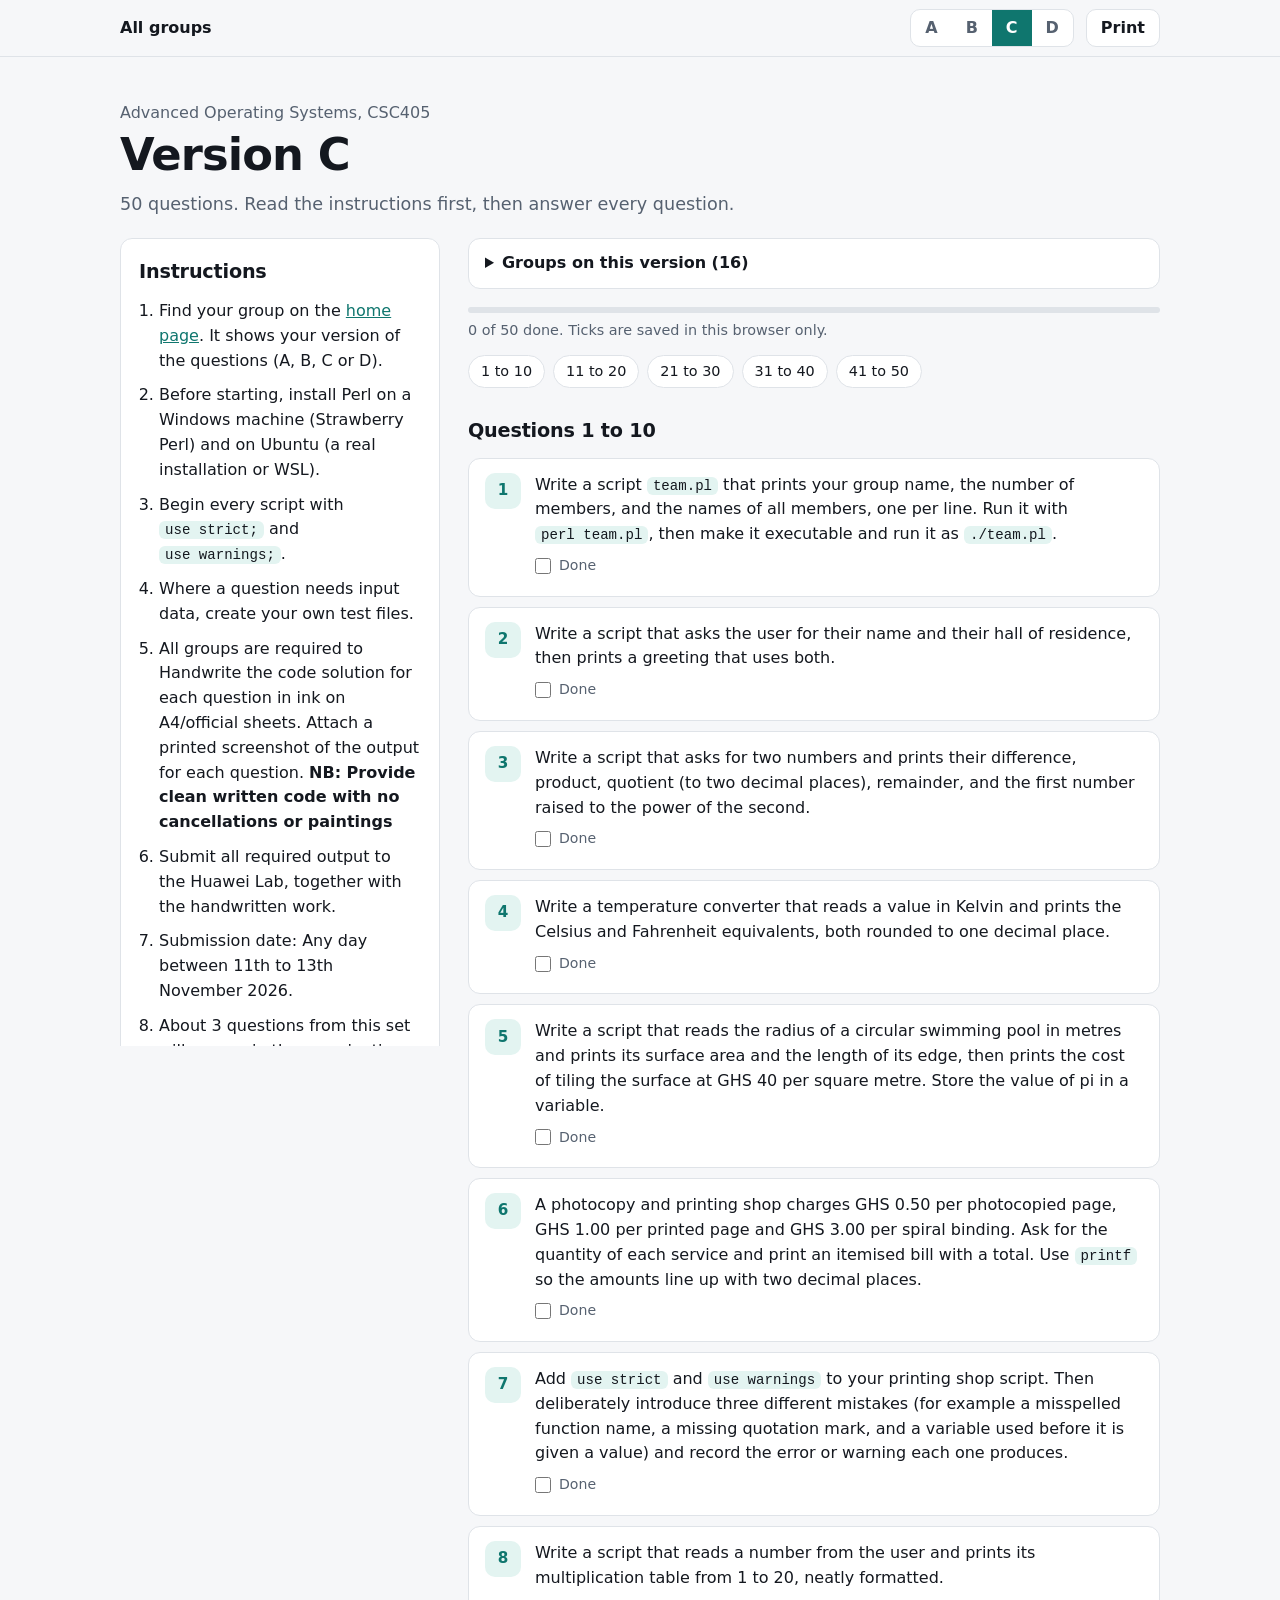
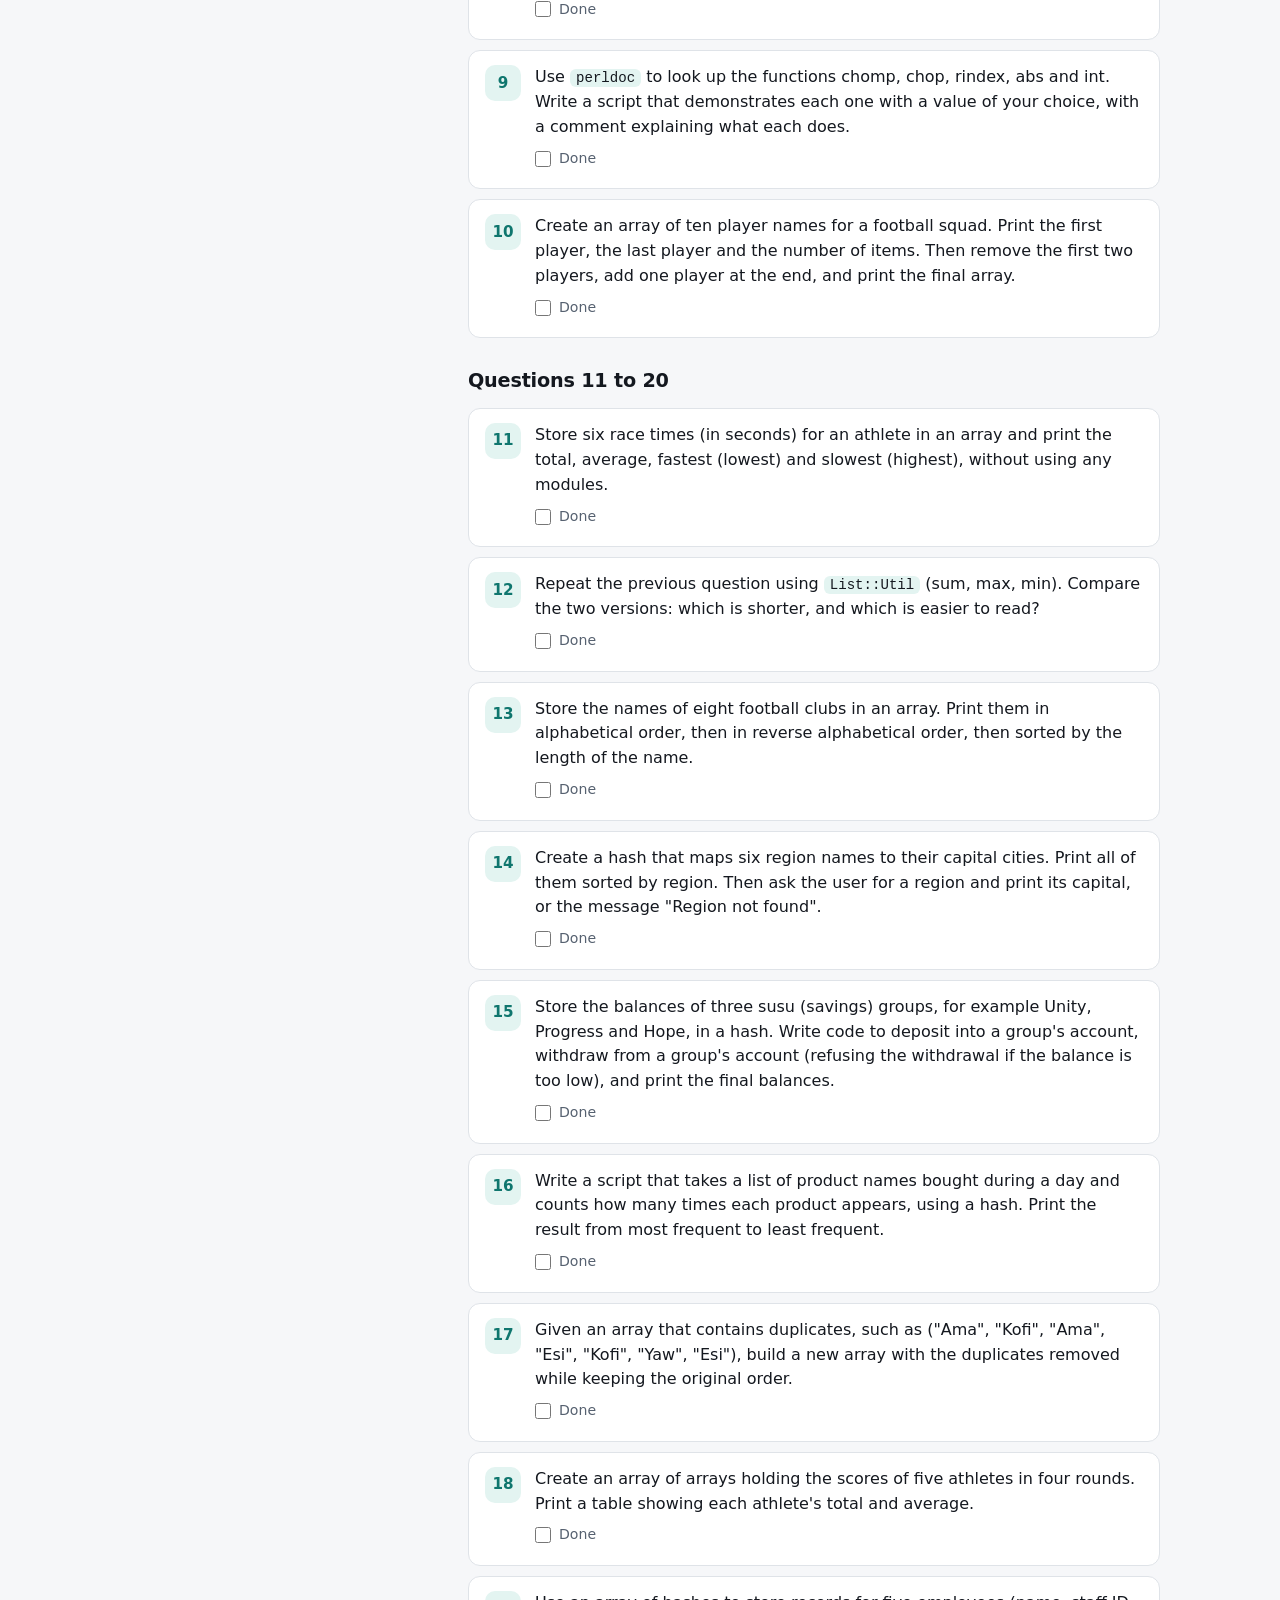
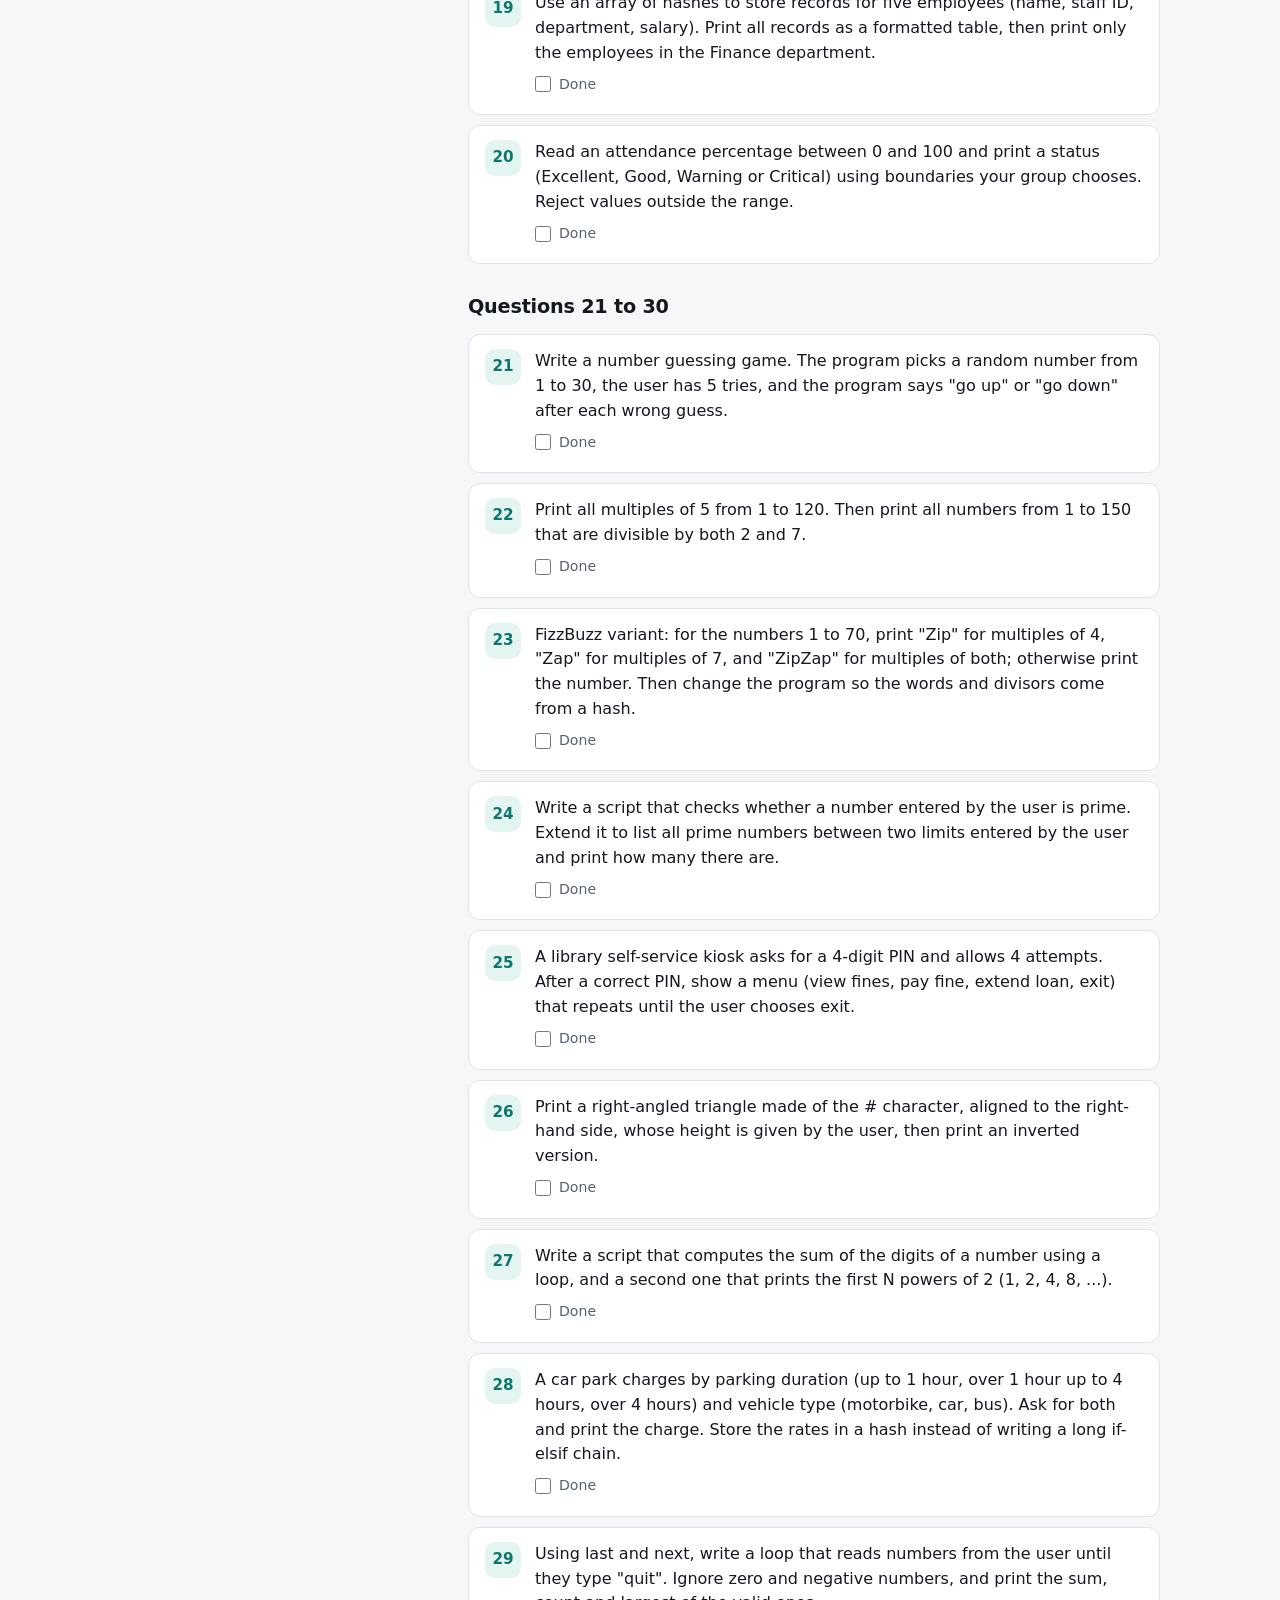
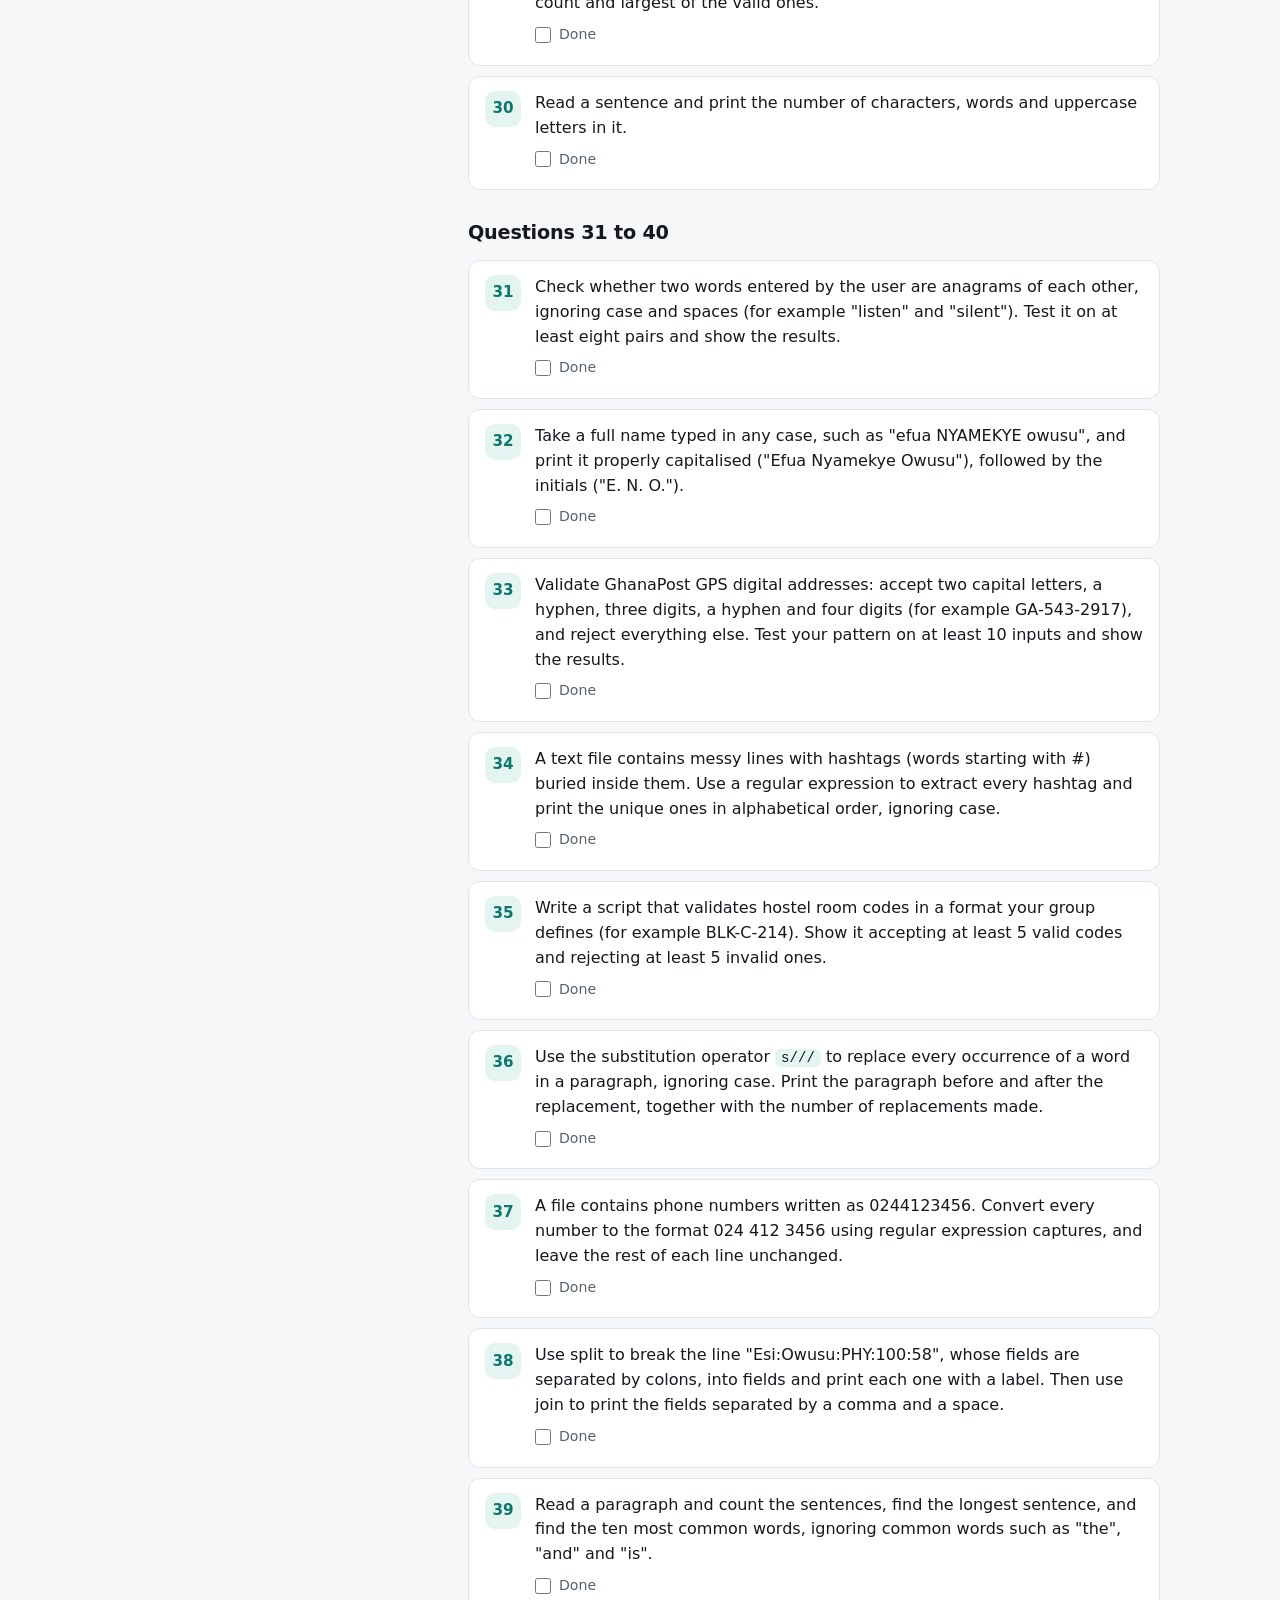
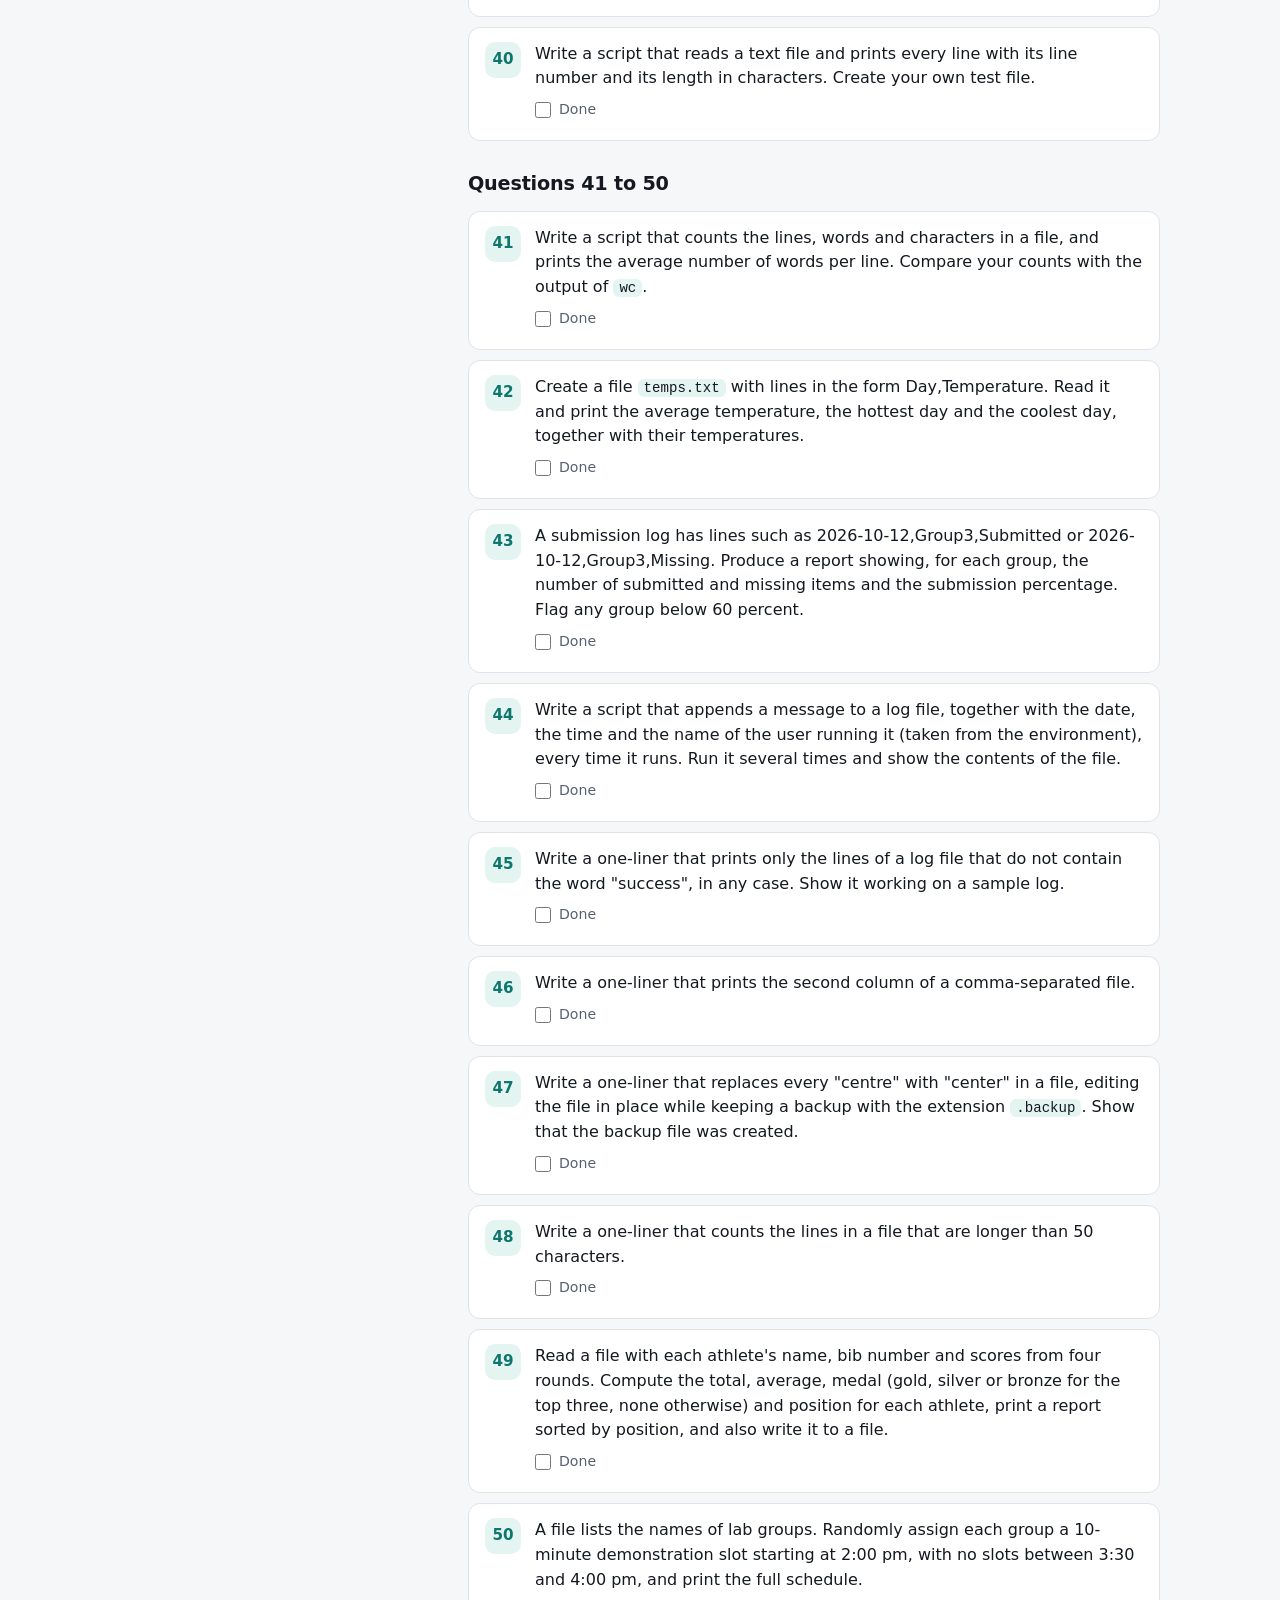
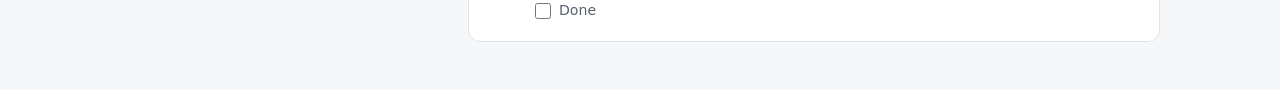
<file: c.html>
<!DOCTYPE html>
<html lang="en"><head><meta charset="utf-8">
<meta name="viewport" content="width=device-width, initial-scale=1">
<meta name="robots" content="noindex, nofollow">
<meta name="description" content="Version C questions for the CSC405 Perl group project.">
<link rel="icon" href="data:,">
<link rel="stylesheet" href="style.css">
<title>Version C | CSC405 Perl Group Project</title></head>
<body data-v="C">
<header class="bar"><div class="wrap bar-in"><a class="brand" href="index.html">All groups</a><nav class="seg" aria-label="Question versions"><a href="a.html">A</a><a href="b.html">B</a><a href="c.html" aria-current="page">C</a><a href="d.html">D</a></nav><button class="btn" id="print" type="button">Print</button></div></header>
<main class="wrap">
<section class="hero" style="padding-bottom:8px">
<p class="muted" style="margin-bottom:4px">Advanced Operating Systems, CSC405</p>
<h1>Version C</h1>
<p class="lead">50 questions. Read the instructions first, then answer every question.</p>
</section>
<div class="layout">
<aside class="side"><div class="card"><h2>Instructions</h2><ol><li>Find your group on the <a href="index.html">home page</a>. It shows your version of the questions (A, B, C or D).</li><li>Before starting, install Perl on a Windows machine (Strawberry Perl) and on Ubuntu (a real installation or WSL).</li><li>Begin every script with <code>use strict;</code> and <code>use warnings;</code>.</li><li>Where a question needs input data, create your own test files.</li><li>All groups are required to Handwrite the code solution for each question in ink on A4/official sheets. Attach a printed screenshot of the output for each question. <b>NB: Provide clean written code with no cancellations or paintings</b></li><li>Submit all required output to the Huawei Lab, together with the handwritten work.</li><li>Submission date: Any day between 11th to 13th November 2026.</li><li>About 3 questions from this set will appear in the examination.</li></ol></div></aside>
<div>
<details class="card gd"><summary>Groups on this version (16)</summary><div class="glist"><a href="index.html#g1">Group 1</a><a href="index.html#g11">Group 11</a><a href="index.html#g19">Group 19</a><a href="index.html#g21">Group 21</a><a href="index.html#g23">Group 23</a><a href="index.html#g24">Group 24</a><a href="index.html#g27">Group 27</a><a href="index.html#g31">Group 31</a><a href="index.html#g35">Group 35</a><a href="index.html#g44">Group 44</a><a href="index.html#g46">Group 46</a><a href="index.html#g47">Group 47</a><a href="index.html#g50">Group 50</a><a href="index.html#g52">Group 52</a><a href="index.html#g56">Group 56</a><a href="index.html#g58">Group 58</a></div></details>
<div class="progress"><div class="track"><div id="bar"></div></div><p class="small muted" style="margin:6px 0 0"><span id="ptxt">0 of 50 done</span>. Ticks are saved in this browser only.</p></div>
<nav class="jump" aria-label="Jump to questions"><a href="#q1">1 to 10</a><a href="#q11">11 to 20</a><a href="#q21">21 to 30</a><a href="#q31">31 to 40</a><a href="#q41">41 to 50</a></nav>
<section class="qsec" id="q1"><h2>Questions 1 to 10</h2>
<ol class="qs">
<li class="q" value="1"><span class="n">1</span><div><p class="t">Write a script <code>team.pl</code> that prints your group name, the number of members, and the names of all members, one per line. Run it with <code>perl team.pl</code>, then make it executable and run it as <code>./team.pl</code>.</p><label class="tick"><input type="checkbox" data-n="1"> Done</label></div></li>
<li class="q" value="2"><span class="n">2</span><div><p class="t">Write a script that asks the user for their name and their hall of residence, then prints a greeting that uses both.</p><label class="tick"><input type="checkbox" data-n="2"> Done</label></div></li>
<li class="q" value="3"><span class="n">3</span><div><p class="t">Write a script that asks for two numbers and prints their difference, product, quotient (to two decimal places), remainder, and the first number raised to the power of the second.</p><label class="tick"><input type="checkbox" data-n="3"> Done</label></div></li>
<li class="q" value="4"><span class="n">4</span><div><p class="t">Write a temperature converter that reads a value in Kelvin and prints the Celsius and Fahrenheit equivalents, both rounded to one decimal place.</p><label class="tick"><input type="checkbox" data-n="4"> Done</label></div></li>
<li class="q" value="5"><span class="n">5</span><div><p class="t">Write a script that reads the radius of a circular swimming pool in metres and prints its surface area and the length of its edge, then prints the cost of tiling the surface at GHS 40 per square metre. Store the value of pi in a variable.</p><label class="tick"><input type="checkbox" data-n="5"> Done</label></div></li>
<li class="q" value="6"><span class="n">6</span><div><p class="t">A photocopy and printing shop charges GHS 0.50 per photocopied page, GHS 1.00 per printed page and GHS 3.00 per spiral binding. Ask for the quantity of each service and print an itemised bill with a total. Use <code>printf</code> so the amounts line up with two decimal places.</p><label class="tick"><input type="checkbox" data-n="6"> Done</label></div></li>
<li class="q" value="7"><span class="n">7</span><div><p class="t">Add <code>use strict</code> and <code>use warnings</code> to your printing shop script. Then deliberately introduce three different mistakes (for example a misspelled function name, a missing quotation mark, and a variable used before it is given a value) and record the error or warning each one produces.</p><label class="tick"><input type="checkbox" data-n="7"> Done</label></div></li>
<li class="q" value="8"><span class="n">8</span><div><p class="t">Write a script that reads a number from the user and prints its multiplication table from 1 to 20, neatly formatted.</p><label class="tick"><input type="checkbox" data-n="8"> Done</label></div></li>
<li class="q" value="9"><span class="n">9</span><div><p class="t">Use <code>perldoc</code> to look up the functions chomp, chop, rindex, abs and int. Write a script that demonstrates each one with a value of your choice, with a comment explaining what each does.</p><label class="tick"><input type="checkbox" data-n="9"> Done</label></div></li>
<li class="q" value="10"><span class="n">10</span><div><p class="t">Create an array of ten player names for a football squad. Print the first player, the last player and the number of items. Then remove the first two players, add one player at the end, and print the final array.</p><label class="tick"><input type="checkbox" data-n="10"> Done</label></div></li>
</ol></section>
<section class="qsec" id="q11"><h2>Questions 11 to 20</h2>
<ol class="qs">
<li class="q" value="11"><span class="n">11</span><div><p class="t">Store six race times (in seconds) for an athlete in an array and print the total, average, fastest (lowest) and slowest (highest), without using any modules.</p><label class="tick"><input type="checkbox" data-n="11"> Done</label></div></li>
<li class="q" value="12"><span class="n">12</span><div><p class="t">Repeat the previous question using <code>List::Util</code> (sum, max, min). Compare the two versions: which is shorter, and which is easier to read?</p><label class="tick"><input type="checkbox" data-n="12"> Done</label></div></li>
<li class="q" value="13"><span class="n">13</span><div><p class="t">Store the names of eight football clubs in an array. Print them in alphabetical order, then in reverse alphabetical order, then sorted by the length of the name.</p><label class="tick"><input type="checkbox" data-n="13"> Done</label></div></li>
<li class="q" value="14"><span class="n">14</span><div><p class="t">Create a hash that maps six region names to their capital cities. Print all of them sorted by region. Then ask the user for a region and print its capital, or the message &quot;Region not found&quot;.</p><label class="tick"><input type="checkbox" data-n="14"> Done</label></div></li>
<li class="q" value="15"><span class="n">15</span><div><p class="t">Store the balances of three susu (savings) groups, for example Unity, Progress and Hope, in a hash. Write code to deposit into a group&#x27;s account, withdraw from a group&#x27;s account (refusing the withdrawal if the balance is too low), and print the final balances.</p><label class="tick"><input type="checkbox" data-n="15"> Done</label></div></li>
<li class="q" value="16"><span class="n">16</span><div><p class="t">Write a script that takes a list of product names bought during a day and counts how many times each product appears, using a hash. Print the result from most frequent to least frequent.</p><label class="tick"><input type="checkbox" data-n="16"> Done</label></div></li>
<li class="q" value="17"><span class="n">17</span><div><p class="t">Given an array that contains duplicates, such as (&quot;Ama&quot;, &quot;Kofi&quot;, &quot;Ama&quot;, &quot;Esi&quot;, &quot;Kofi&quot;, &quot;Yaw&quot;, &quot;Esi&quot;), build a new array with the duplicates removed while keeping the original order.</p><label class="tick"><input type="checkbox" data-n="17"> Done</label></div></li>
<li class="q" value="18"><span class="n">18</span><div><p class="t">Create an array of arrays holding the scores of five athletes in four rounds. Print a table showing each athlete&#x27;s total and average.</p><label class="tick"><input type="checkbox" data-n="18"> Done</label></div></li>
<li class="q" value="19"><span class="n">19</span><div><p class="t">Use an array of hashes to store records for five employees (name, staff ID, department, salary). Print all records as a formatted table, then print only the employees in the Finance department.</p><label class="tick"><input type="checkbox" data-n="19"> Done</label></div></li>
<li class="q" value="20"><span class="n">20</span><div><p class="t">Read an attendance percentage between 0 and 100 and print a status (Excellent, Good, Warning or Critical) using boundaries your group chooses. Reject values outside the range.</p><label class="tick"><input type="checkbox" data-n="20"> Done</label></div></li>
</ol></section>
<section class="qsec" id="q21"><h2>Questions 21 to 30</h2>
<ol class="qs">
<li class="q" value="21"><span class="n">21</span><div><p class="t">Write a number guessing game. The program picks a random number from 1 to 30, the user has 5 tries, and the program says &quot;go up&quot; or &quot;go down&quot; after each wrong guess.</p><label class="tick"><input type="checkbox" data-n="21"> Done</label></div></li>
<li class="q" value="22"><span class="n">22</span><div><p class="t">Print all multiples of 5 from 1 to 120. Then print all numbers from 1 to 150 that are divisible by both 2 and 7.</p><label class="tick"><input type="checkbox" data-n="22"> Done</label></div></li>
<li class="q" value="23"><span class="n">23</span><div><p class="t">FizzBuzz variant: for the numbers 1 to 70, print &quot;Zip&quot; for multiples of 4, &quot;Zap&quot; for multiples of 7, and &quot;ZipZap&quot; for multiples of both; otherwise print the number. Then change the program so the words and divisors come from a hash.</p><label class="tick"><input type="checkbox" data-n="23"> Done</label></div></li>
<li class="q" value="24"><span class="n">24</span><div><p class="t">Write a script that checks whether a number entered by the user is prime. Extend it to list all prime numbers between two limits entered by the user and print how many there are.</p><label class="tick"><input type="checkbox" data-n="24"> Done</label></div></li>
<li class="q" value="25"><span class="n">25</span><div><p class="t">A library self-service kiosk asks for a 4-digit PIN and allows 4 attempts. After a correct PIN, show a menu (view fines, pay fine, extend loan, exit) that repeats until the user chooses exit.</p><label class="tick"><input type="checkbox" data-n="25"> Done</label></div></li>
<li class="q" value="26"><span class="n">26</span><div><p class="t">Print a right-angled triangle made of the # character, aligned to the right-hand side, whose height is given by the user, then print an inverted version.</p><label class="tick"><input type="checkbox" data-n="26"> Done</label></div></li>
<li class="q" value="27"><span class="n">27</span><div><p class="t">Write a script that computes the sum of the digits of a number using a loop, and a second one that prints the first N powers of 2 (1, 2, 4, 8, ...).</p><label class="tick"><input type="checkbox" data-n="27"> Done</label></div></li>
<li class="q" value="28"><span class="n">28</span><div><p class="t">A car park charges by parking duration (up to 1 hour, over 1 hour up to 4 hours, over 4 hours) and vehicle type (motorbike, car, bus). Ask for both and print the charge. Store the rates in a hash instead of writing a long if-elsif chain.</p><label class="tick"><input type="checkbox" data-n="28"> Done</label></div></li>
<li class="q" value="29"><span class="n">29</span><div><p class="t">Using last and next, write a loop that reads numbers from the user until they type &quot;quit&quot;. Ignore zero and negative numbers, and print the sum, count and largest of the valid ones.</p><label class="tick"><input type="checkbox" data-n="29"> Done</label></div></li>
<li class="q" value="30"><span class="n">30</span><div><p class="t">Read a sentence and print the number of characters, words and uppercase letters in it.</p><label class="tick"><input type="checkbox" data-n="30"> Done</label></div></li>
</ol></section>
<section class="qsec" id="q31"><h2>Questions 31 to 40</h2>
<ol class="qs">
<li class="q" value="31"><span class="n">31</span><div><p class="t">Check whether two words entered by the user are anagrams of each other, ignoring case and spaces (for example &quot;listen&quot; and &quot;silent&quot;). Test it on at least eight pairs and show the results.</p><label class="tick"><input type="checkbox" data-n="31"> Done</label></div></li>
<li class="q" value="32"><span class="n">32</span><div><p class="t">Take a full name typed in any case, such as &quot;efua NYAMEKYE owusu&quot;, and print it properly capitalised (&quot;Efua Nyamekye Owusu&quot;), followed by the initials (&quot;E. N. O.&quot;).</p><label class="tick"><input type="checkbox" data-n="32"> Done</label></div></li>
<li class="q" value="33"><span class="n">33</span><div><p class="t">Validate GhanaPost GPS digital addresses: accept two capital letters, a hyphen, three digits, a hyphen and four digits (for example GA-543-2917), and reject everything else. Test your pattern on at least 10 inputs and show the results.</p><label class="tick"><input type="checkbox" data-n="33"> Done</label></div></li>
<li class="q" value="34"><span class="n">34</span><div><p class="t">A text file contains messy lines with hashtags (words starting with #) buried inside them. Use a regular expression to extract every hashtag and print the unique ones in alphabetical order, ignoring case.</p><label class="tick"><input type="checkbox" data-n="34"> Done</label></div></li>
<li class="q" value="35"><span class="n">35</span><div><p class="t">Write a script that validates hostel room codes in a format your group defines (for example BLK-C-214). Show it accepting at least 5 valid codes and rejecting at least 5 invalid ones.</p><label class="tick"><input type="checkbox" data-n="35"> Done</label></div></li>
<li class="q" value="36"><span class="n">36</span><div><p class="t">Use the substitution operator <code>s///</code> to replace every occurrence of a word in a paragraph, ignoring case. Print the paragraph before and after the replacement, together with the number of replacements made.</p><label class="tick"><input type="checkbox" data-n="36"> Done</label></div></li>
<li class="q" value="37"><span class="n">37</span><div><p class="t">A file contains phone numbers written as 0244123456. Convert every number to the format 024 412 3456 using regular expression captures, and leave the rest of each line unchanged.</p><label class="tick"><input type="checkbox" data-n="37"> Done</label></div></li>
<li class="q" value="38"><span class="n">38</span><div><p class="t">Use split to break the line &quot;Esi:Owusu:PHY:100:58&quot;, whose fields are separated by colons, into fields and print each one with a label. Then use join to print the fields separated by a comma and a space.</p><label class="tick"><input type="checkbox" data-n="38"> Done</label></div></li>
<li class="q" value="39"><span class="n">39</span><div><p class="t">Read a paragraph and count the sentences, find the longest sentence, and find the ten most common words, ignoring common words such as &quot;the&quot;, &quot;and&quot; and &quot;is&quot;.</p><label class="tick"><input type="checkbox" data-n="39"> Done</label></div></li>
<li class="q" value="40"><span class="n">40</span><div><p class="t">Write a script that reads a text file and prints every line with its line number and its length in characters. Create your own test file.</p><label class="tick"><input type="checkbox" data-n="40"> Done</label></div></li>
</ol></section>
<section class="qsec" id="q41"><h2>Questions 41 to 50</h2>
<ol class="qs">
<li class="q" value="41"><span class="n">41</span><div><p class="t">Write a script that counts the lines, words and characters in a file, and prints the average number of words per line. Compare your counts with the output of <code>wc</code>.</p><label class="tick"><input type="checkbox" data-n="41"> Done</label></div></li>
<li class="q" value="42"><span class="n">42</span><div><p class="t">Create a file <code>temps.txt</code> with lines in the form Day,Temperature. Read it and print the average temperature, the hottest day and the coolest day, together with their temperatures.</p><label class="tick"><input type="checkbox" data-n="42"> Done</label></div></li>
<li class="q" value="43"><span class="n">43</span><div><p class="t">A submission log has lines such as 2026-10-12,Group3,Submitted or 2026-10-12,Group3,Missing. Produce a report showing, for each group, the number of submitted and missing items and the submission percentage. Flag any group below 60 percent.</p><label class="tick"><input type="checkbox" data-n="43"> Done</label></div></li>
<li class="q" value="44"><span class="n">44</span><div><p class="t">Write a script that appends a message to a log file, together with the date, the time and the name of the user running it (taken from the environment), every time it runs. Run it several times and show the contents of the file.</p><label class="tick"><input type="checkbox" data-n="44"> Done</label></div></li>
<li class="q" value="45"><span class="n">45</span><div><p class="t">Write a one-liner that prints only the lines of a log file that do not contain the word &quot;success&quot;, in any case. Show it working on a sample log.</p><label class="tick"><input type="checkbox" data-n="45"> Done</label></div></li>
<li class="q" value="46"><span class="n">46</span><div><p class="t">Write a one-liner that prints the second column of a comma-separated file.</p><label class="tick"><input type="checkbox" data-n="46"> Done</label></div></li>
<li class="q" value="47"><span class="n">47</span><div><p class="t">Write a one-liner that replaces every &quot;centre&quot; with &quot;center&quot; in a file, editing the file in place while keeping a backup with the extension <code>.backup</code>. Show that the backup file was created.</p><label class="tick"><input type="checkbox" data-n="47"> Done</label></div></li>
<li class="q" value="48"><span class="n">48</span><div><p class="t">Write a one-liner that counts the lines in a file that are longer than 50 characters.</p><label class="tick"><input type="checkbox" data-n="48"> Done</label></div></li>
<li class="q" value="49"><span class="n">49</span><div><p class="t">Read a file with each athlete&#x27;s name, bib number and scores from four rounds. Compute the total, average, medal (gold, silver or bronze for the top three, none otherwise) and position for each athlete, print a report sorted by position, and also write it to a file.</p><label class="tick"><input type="checkbox" data-n="49"> Done</label></div></li>
<li class="q" value="50"><span class="n">50</span><div><p class="t">A file lists the names of lab groups. Randomly assign each group a 10-minute demonstration slot starting at 2:00 pm, with no slots between 3:30 and 4:00 pm, and print the full schedule.</p><label class="tick"><input type="checkbox" data-n="50"> Done</label></div></li>
</ol></section>
</div>
</div>
</main>
<script src="questions.js"></script>
</body></html>
</file>
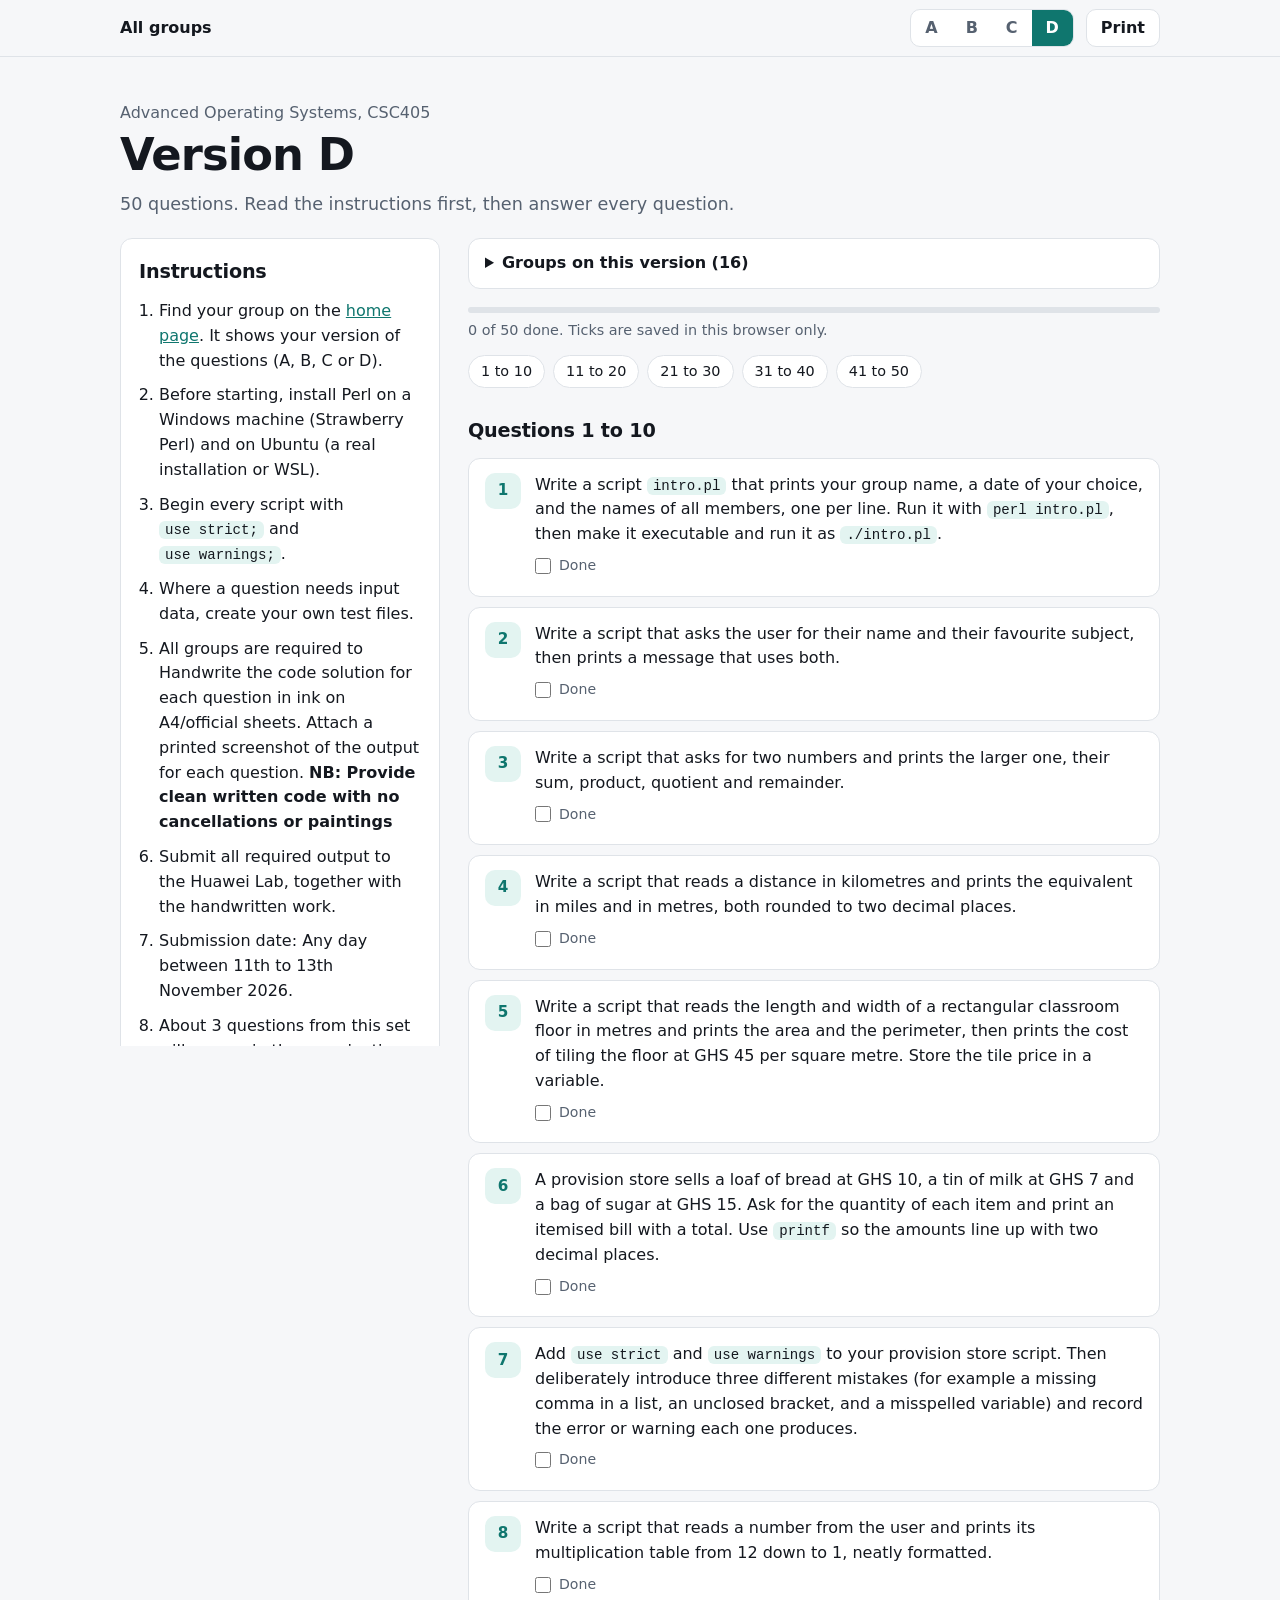
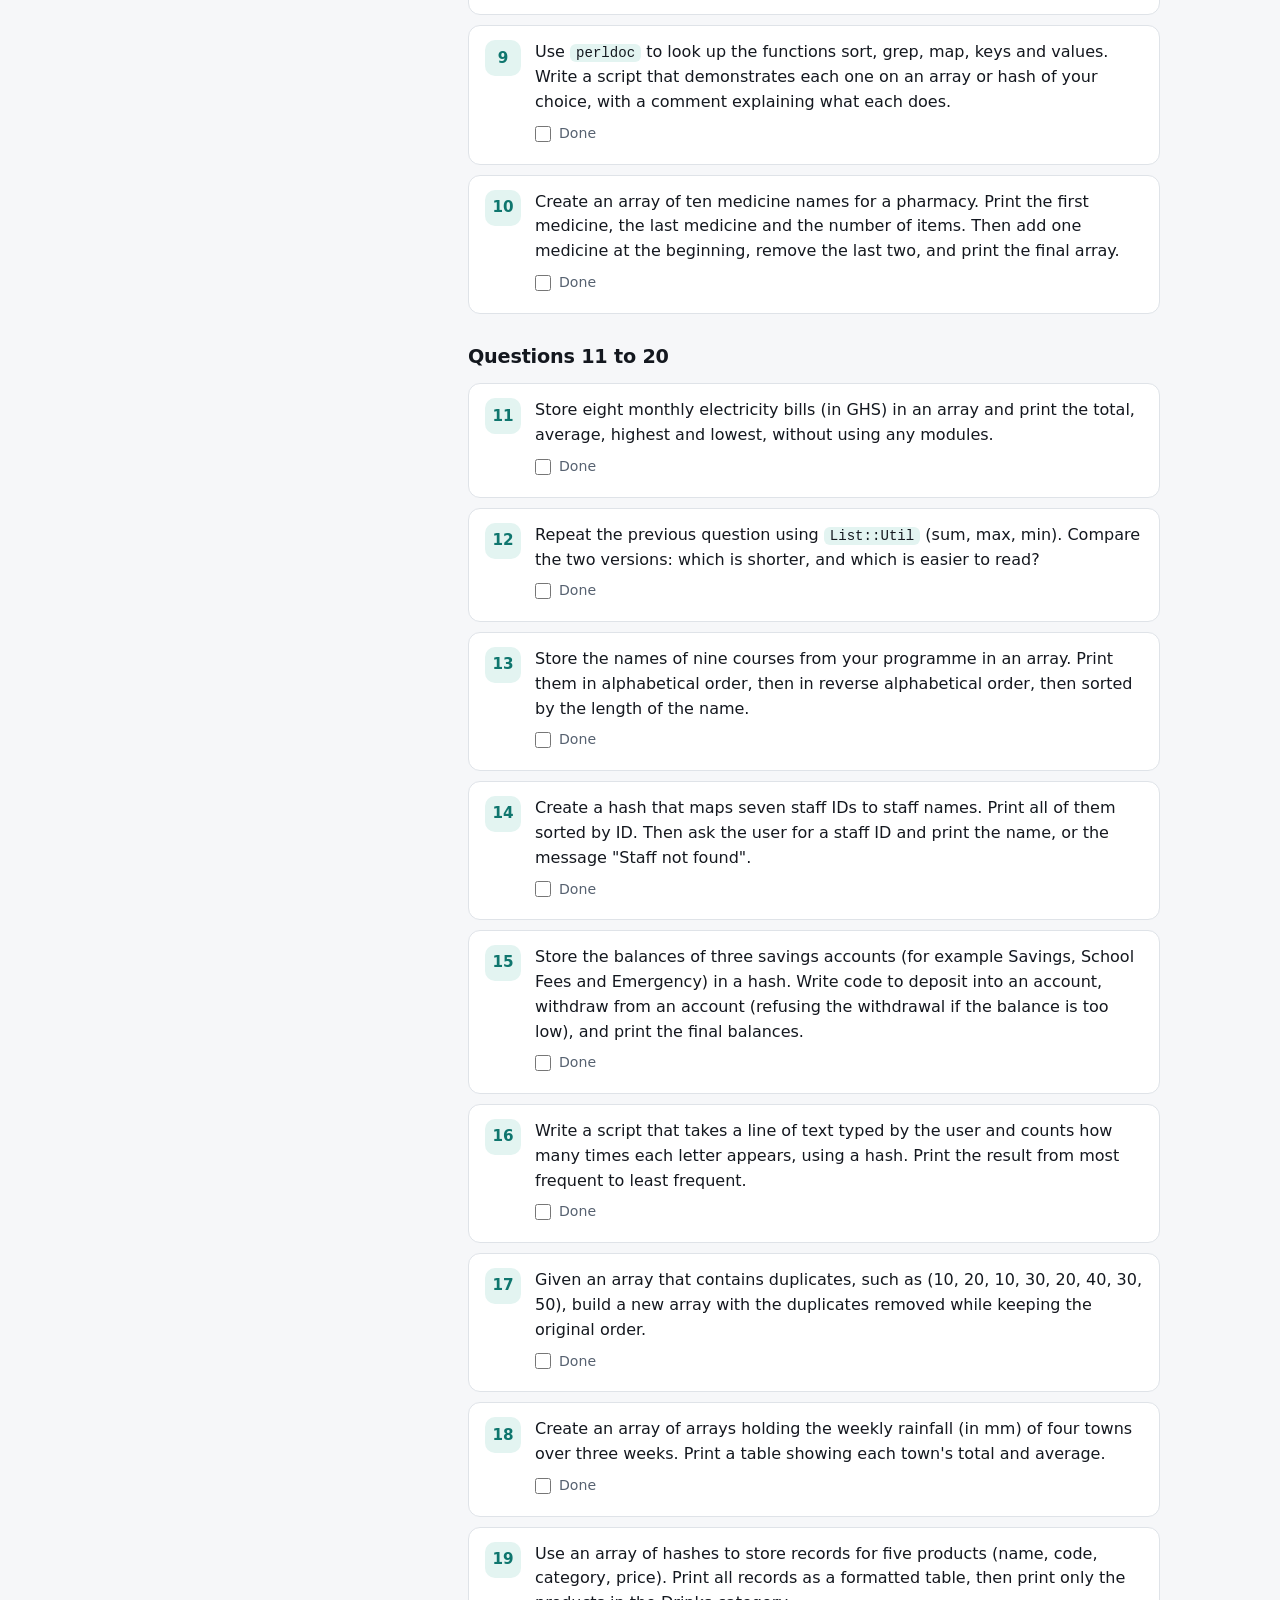
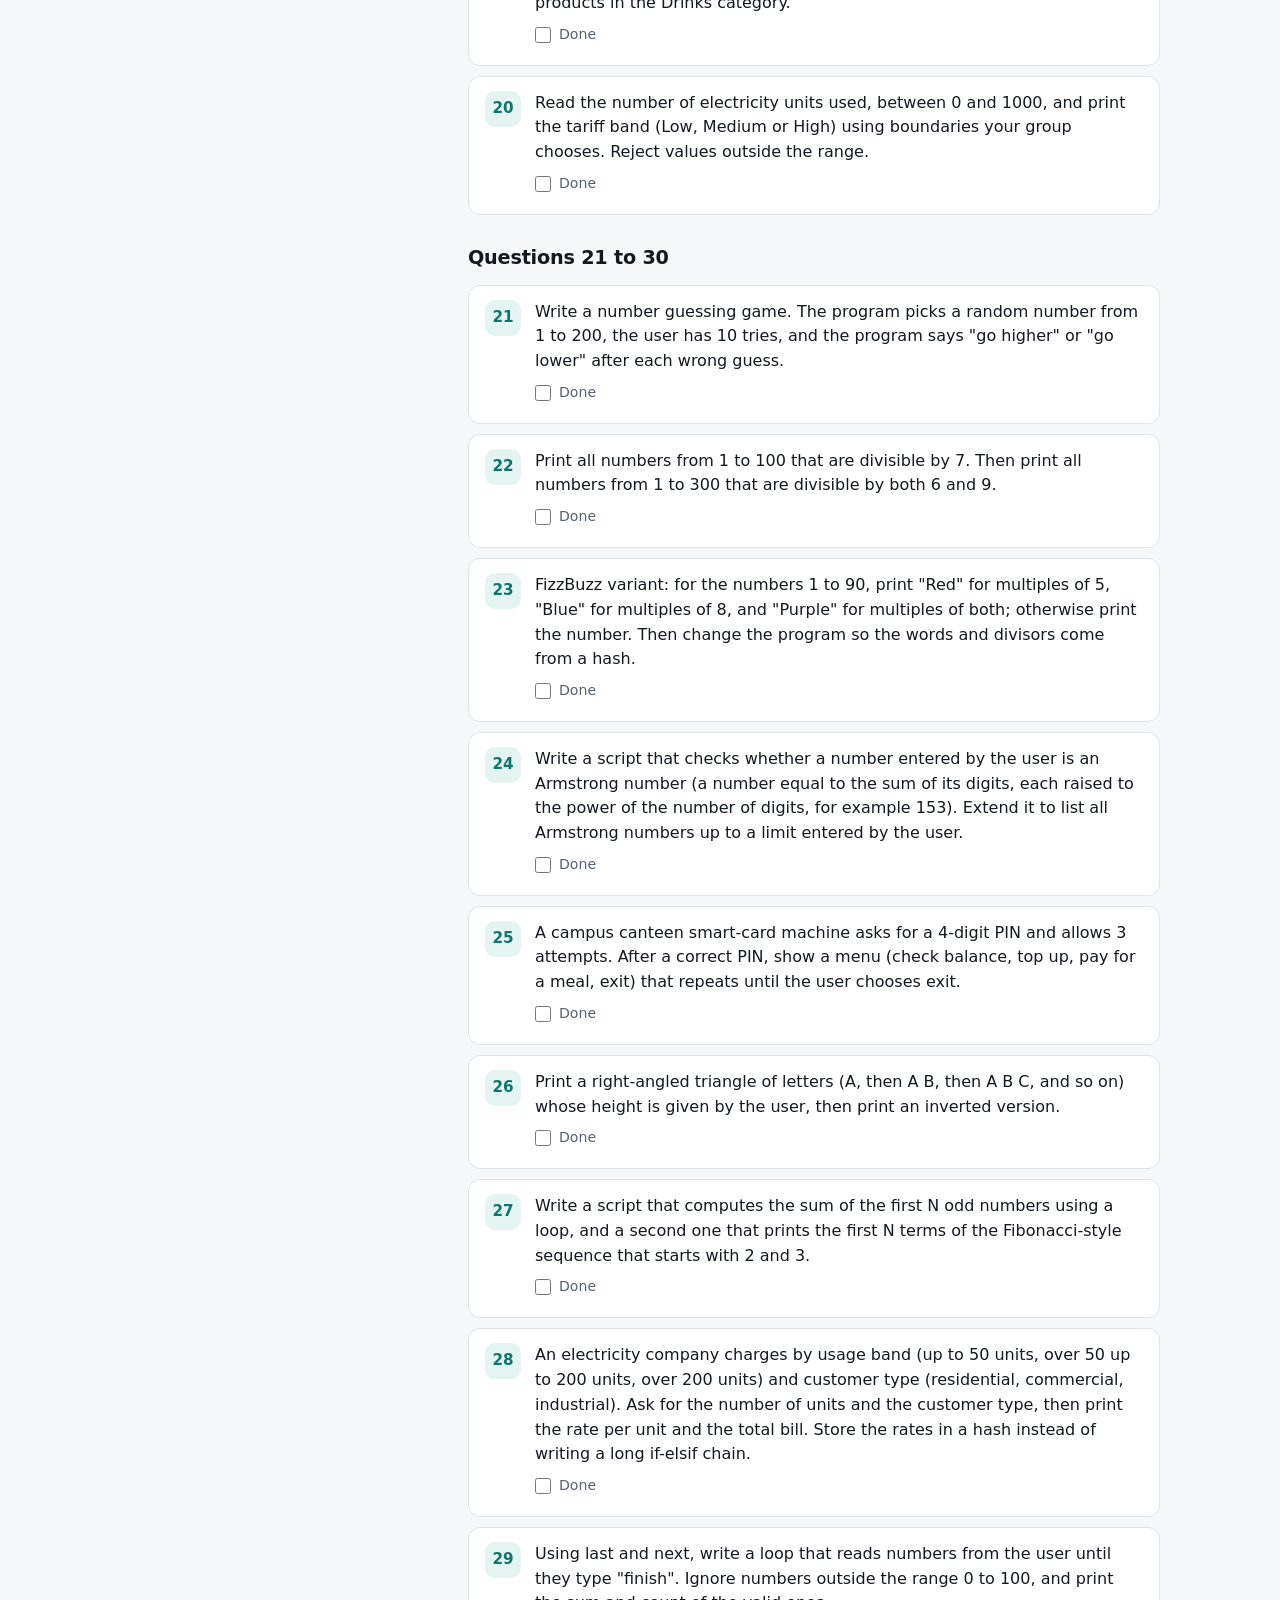
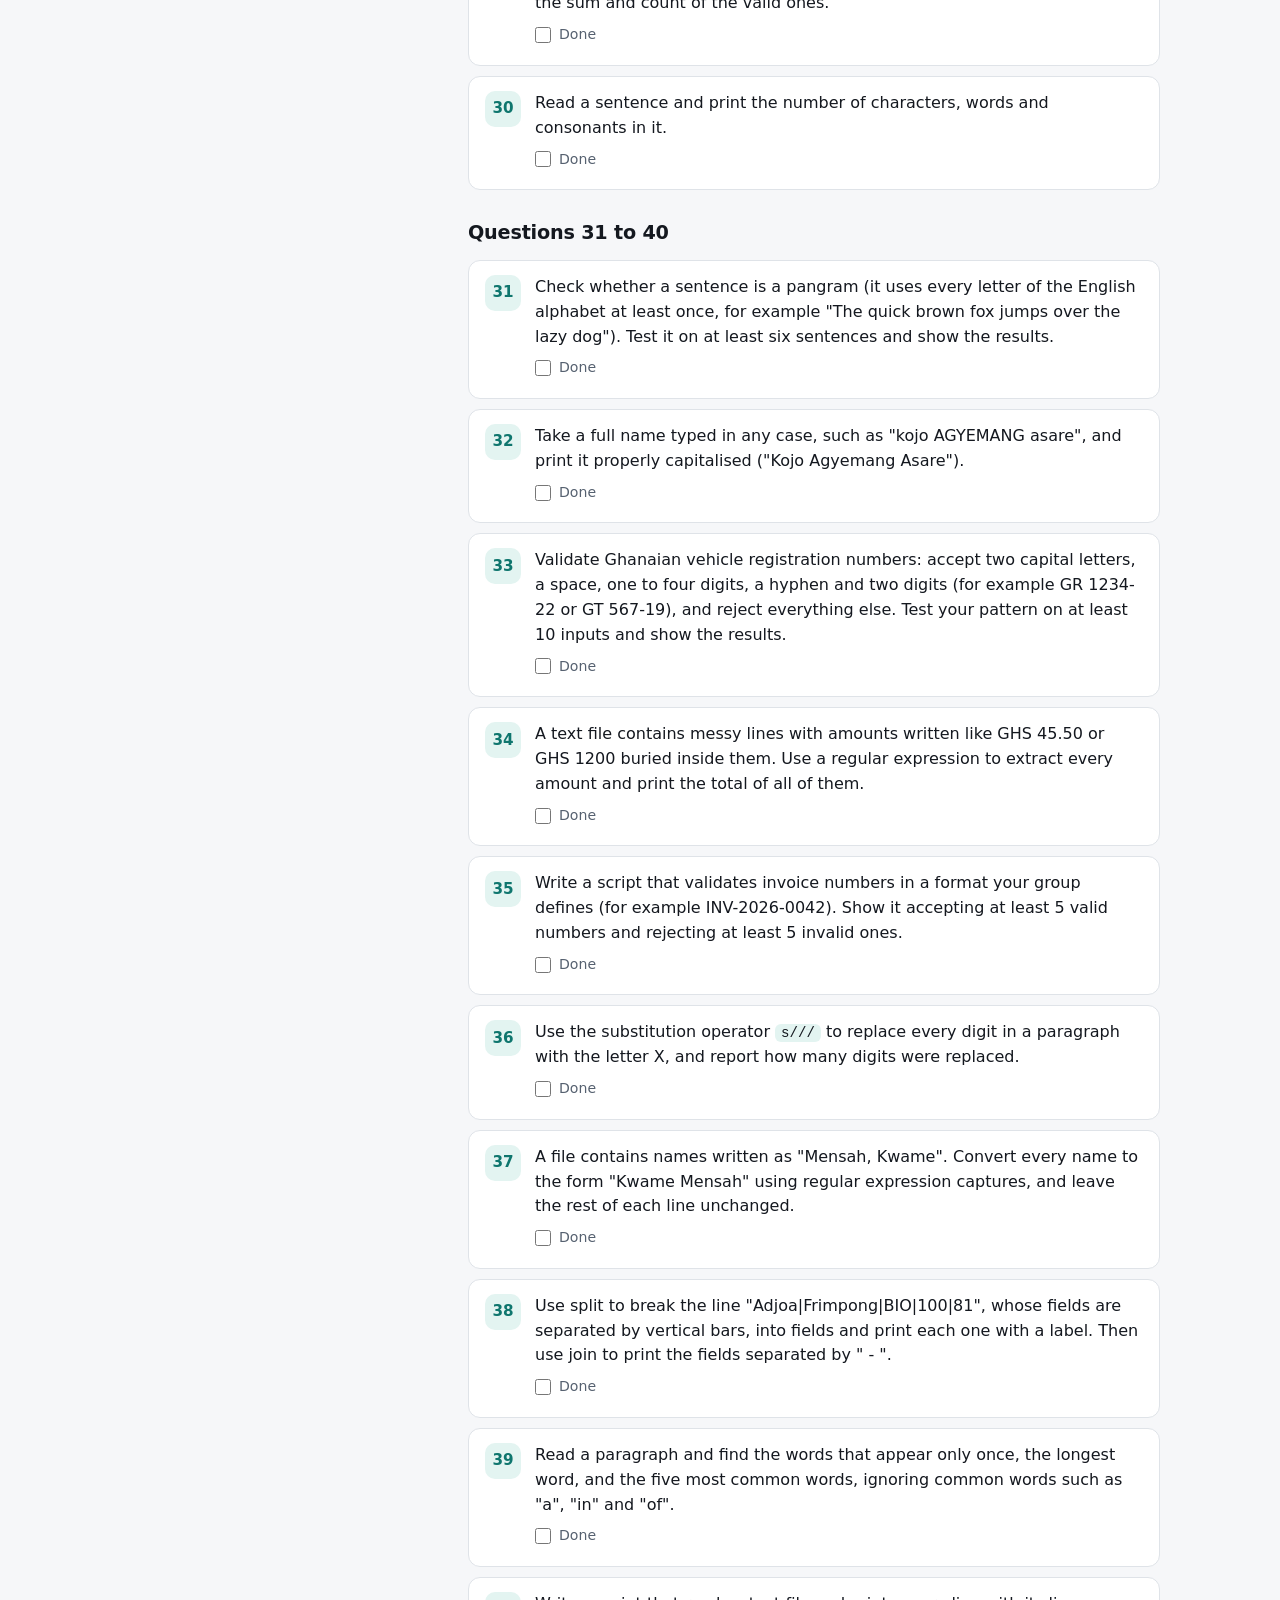
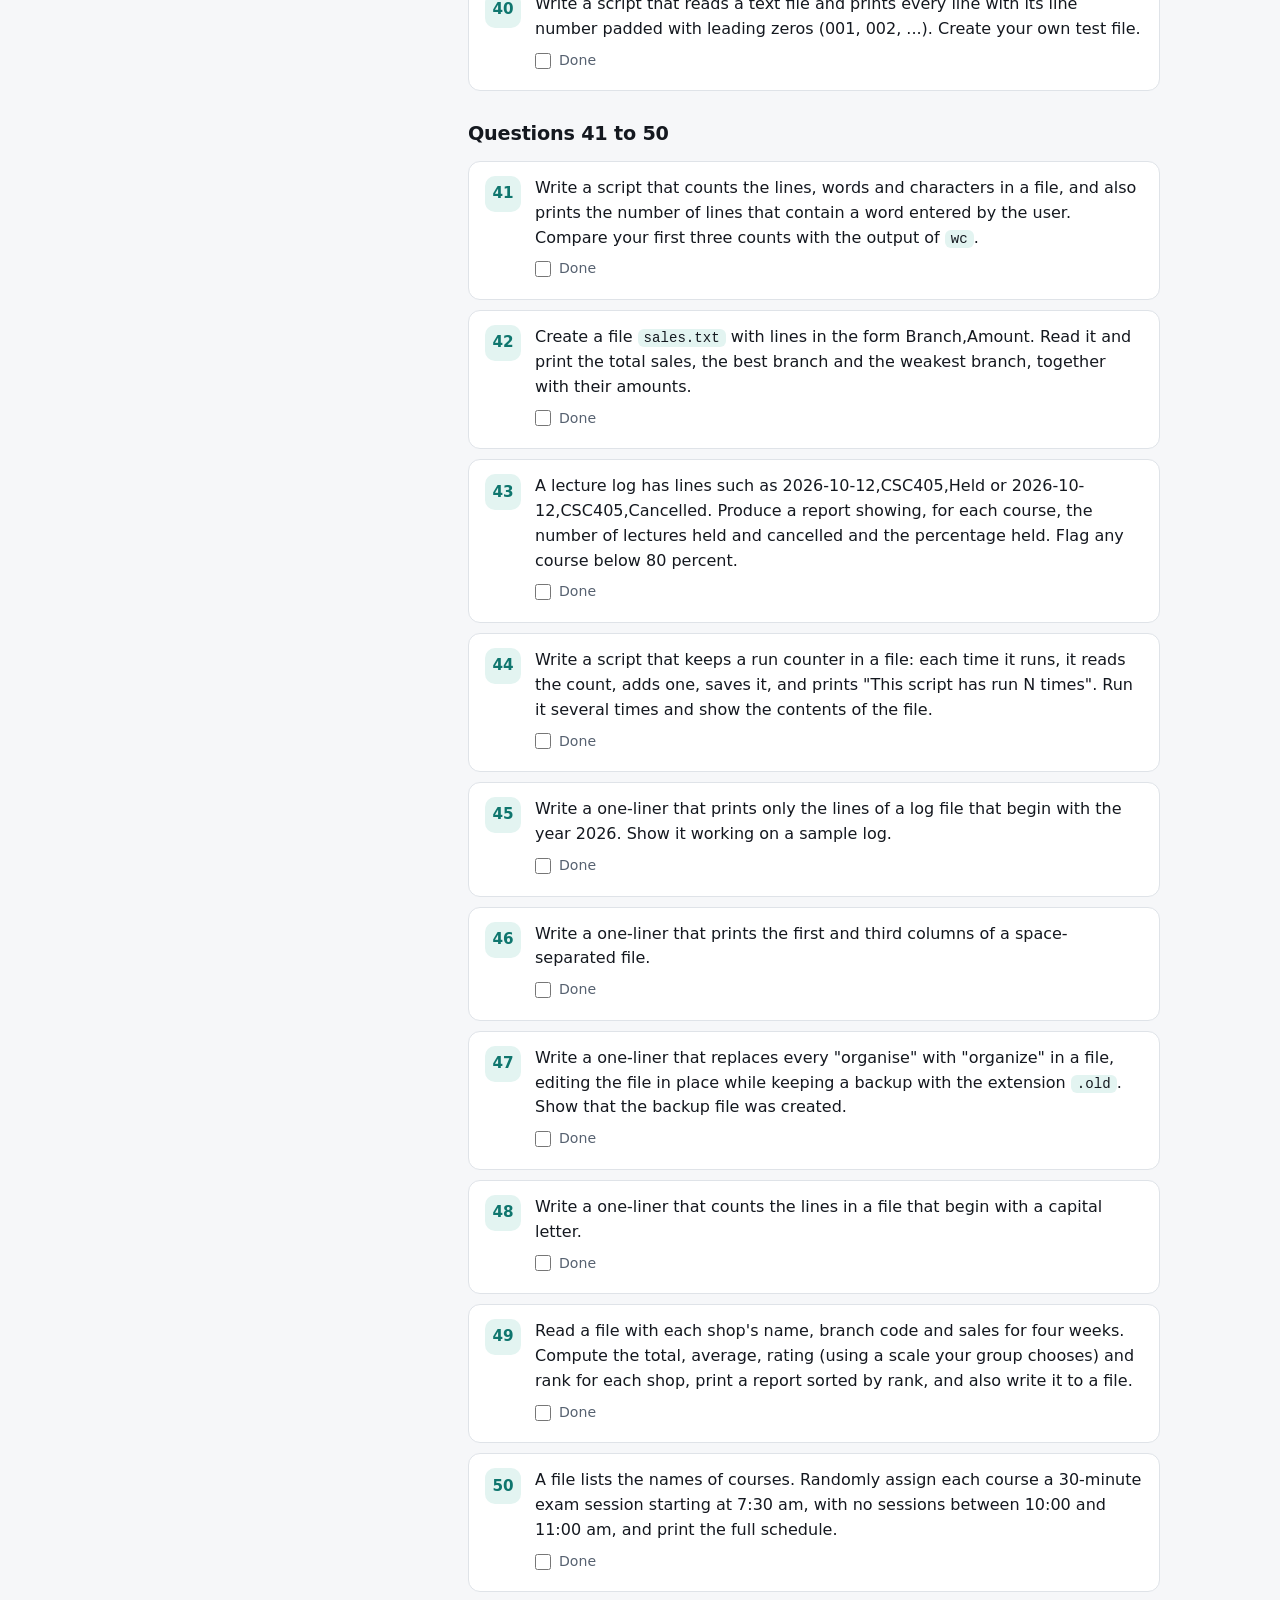
<file: d.html>
<!DOCTYPE html>
<html lang="en"><head><meta charset="utf-8">
<meta name="viewport" content="width=device-width, initial-scale=1">
<meta name="robots" content="noindex, nofollow">
<meta name="description" content="Version D questions for the CSC405 Perl group project.">
<link rel="icon" href="data:,">
<link rel="stylesheet" href="style.css">
<title>Version D | CSC405 Perl Group Project</title></head>
<body data-v="D">
<header class="bar"><div class="wrap bar-in"><a class="brand" href="index.html">All groups</a><nav class="seg" aria-label="Question versions"><a href="a.html">A</a><a href="b.html">B</a><a href="c.html">C</a><a href="d.html" aria-current="page">D</a></nav><button class="btn" id="print" type="button">Print</button></div></header>
<main class="wrap">
<section class="hero" style="padding-bottom:8px">
<p class="muted" style="margin-bottom:4px">Advanced Operating Systems, CSC405</p>
<h1>Version D</h1>
<p class="lead">50 questions. Read the instructions first, then answer every question.</p>
</section>
<div class="layout">
<aside class="side"><div class="card"><h2>Instructions</h2><ol><li>Find your group on the <a href="index.html">home page</a>. It shows your version of the questions (A, B, C or D).</li><li>Before starting, install Perl on a Windows machine (Strawberry Perl) and on Ubuntu (a real installation or WSL).</li><li>Begin every script with <code>use strict;</code> and <code>use warnings;</code>.</li><li>Where a question needs input data, create your own test files.</li><li>All groups are required to Handwrite the code solution for each question in ink on A4/official sheets. Attach a printed screenshot of the output for each question. <b>NB: Provide clean written code with no cancellations or paintings</b></li><li>Submit all required output to the Huawei Lab, together with the handwritten work.</li><li>Submission date: Any day between 11th to 13th November 2026.</li><li>About 3 questions from this set will appear in the examination.</li></ol></div></aside>
<div>
<details class="card gd"><summary>Groups on this version (16)</summary><div class="glist"><a href="index.html#g3">Group 3</a><a href="index.html#g7">Group 7</a><a href="index.html#g10">Group 10</a><a href="index.html#g17">Group 17</a><a href="index.html#g20">Group 20</a><a href="index.html#g28">Group 28</a><a href="index.html#g32">Group 32</a><a href="index.html#g33">Group 33</a><a href="index.html#g37">Group 37</a><a href="index.html#g48">Group 48</a><a href="index.html#g49">Group 49</a><a href="index.html#g54">Group 54</a><a href="index.html#g57">Group 57</a><a href="index.html#g62">Group 62</a><a href="index.html#g63">Group 63</a><a href="index.html#g64">Group 64</a></div></details>
<div class="progress"><div class="track"><div id="bar"></div></div><p class="small muted" style="margin:6px 0 0"><span id="ptxt">0 of 50 done</span>. Ticks are saved in this browser only.</p></div>
<nav class="jump" aria-label="Jump to questions"><a href="#q1">1 to 10</a><a href="#q11">11 to 20</a><a href="#q21">21 to 30</a><a href="#q31">31 to 40</a><a href="#q41">41 to 50</a></nav>
<section class="qsec" id="q1"><h2>Questions 1 to 10</h2>
<ol class="qs">
<li class="q" value="1"><span class="n">1</span><div><p class="t">Write a script <code>intro.pl</code> that prints your group name, a date of your choice, and the names of all members, one per line. Run it with <code>perl intro.pl</code>, then make it executable and run it as <code>./intro.pl</code>.</p><label class="tick"><input type="checkbox" data-n="1"> Done</label></div></li>
<li class="q" value="2"><span class="n">2</span><div><p class="t">Write a script that asks the user for their name and their favourite subject, then prints a message that uses both.</p><label class="tick"><input type="checkbox" data-n="2"> Done</label></div></li>
<li class="q" value="3"><span class="n">3</span><div><p class="t">Write a script that asks for two numbers and prints the larger one, their sum, product, quotient and remainder.</p><label class="tick"><input type="checkbox" data-n="3"> Done</label></div></li>
<li class="q" value="4"><span class="n">4</span><div><p class="t">Write a script that reads a distance in kilometres and prints the equivalent in miles and in metres, both rounded to two decimal places.</p><label class="tick"><input type="checkbox" data-n="4"> Done</label></div></li>
<li class="q" value="5"><span class="n">5</span><div><p class="t">Write a script that reads the length and width of a rectangular classroom floor in metres and prints the area and the perimeter, then prints the cost of tiling the floor at GHS 45 per square metre. Store the tile price in a variable.</p><label class="tick"><input type="checkbox" data-n="5"> Done</label></div></li>
<li class="q" value="6"><span class="n">6</span><div><p class="t">A provision store sells a loaf of bread at GHS 10, a tin of milk at GHS 7 and a bag of sugar at GHS 15. Ask for the quantity of each item and print an itemised bill with a total. Use <code>printf</code> so the amounts line up with two decimal places.</p><label class="tick"><input type="checkbox" data-n="6"> Done</label></div></li>
<li class="q" value="7"><span class="n">7</span><div><p class="t">Add <code>use strict</code> and <code>use warnings</code> to your provision store script. Then deliberately introduce three different mistakes (for example a missing comma in a list, an unclosed bracket, and a misspelled variable) and record the error or warning each one produces.</p><label class="tick"><input type="checkbox" data-n="7"> Done</label></div></li>
<li class="q" value="8"><span class="n">8</span><div><p class="t">Write a script that reads a number from the user and prints its multiplication table from 12 down to 1, neatly formatted.</p><label class="tick"><input type="checkbox" data-n="8"> Done</label></div></li>
<li class="q" value="9"><span class="n">9</span><div><p class="t">Use <code>perldoc</code> to look up the functions sort, grep, map, keys and values. Write a script that demonstrates each one on an array or hash of your choice, with a comment explaining what each does.</p><label class="tick"><input type="checkbox" data-n="9"> Done</label></div></li>
<li class="q" value="10"><span class="n">10</span><div><p class="t">Create an array of ten medicine names for a pharmacy. Print the first medicine, the last medicine and the number of items. Then add one medicine at the beginning, remove the last two, and print the final array.</p><label class="tick"><input type="checkbox" data-n="10"> Done</label></div></li>
</ol></section>
<section class="qsec" id="q11"><h2>Questions 11 to 20</h2>
<ol class="qs">
<li class="q" value="11"><span class="n">11</span><div><p class="t">Store eight monthly electricity bills (in GHS) in an array and print the total, average, highest and lowest, without using any modules.</p><label class="tick"><input type="checkbox" data-n="11"> Done</label></div></li>
<li class="q" value="12"><span class="n">12</span><div><p class="t">Repeat the previous question using <code>List::Util</code> (sum, max, min). Compare the two versions: which is shorter, and which is easier to read?</p><label class="tick"><input type="checkbox" data-n="12"> Done</label></div></li>
<li class="q" value="13"><span class="n">13</span><div><p class="t">Store the names of nine courses from your programme in an array. Print them in alphabetical order, then in reverse alphabetical order, then sorted by the length of the name.</p><label class="tick"><input type="checkbox" data-n="13"> Done</label></div></li>
<li class="q" value="14"><span class="n">14</span><div><p class="t">Create a hash that maps seven staff IDs to staff names. Print all of them sorted by ID. Then ask the user for a staff ID and print the name, or the message &quot;Staff not found&quot;.</p><label class="tick"><input type="checkbox" data-n="14"> Done</label></div></li>
<li class="q" value="15"><span class="n">15</span><div><p class="t">Store the balances of three savings accounts (for example Savings, School Fees and Emergency) in a hash. Write code to deposit into an account, withdraw from an account (refusing the withdrawal if the balance is too low), and print the final balances.</p><label class="tick"><input type="checkbox" data-n="15"> Done</label></div></li>
<li class="q" value="16"><span class="n">16</span><div><p class="t">Write a script that takes a line of text typed by the user and counts how many times each letter appears, using a hash. Print the result from most frequent to least frequent.</p><label class="tick"><input type="checkbox" data-n="16"> Done</label></div></li>
<li class="q" value="17"><span class="n">17</span><div><p class="t">Given an array that contains duplicates, such as (10, 20, 10, 30, 20, 40, 30, 50), build a new array with the duplicates removed while keeping the original order.</p><label class="tick"><input type="checkbox" data-n="17"> Done</label></div></li>
<li class="q" value="18"><span class="n">18</span><div><p class="t">Create an array of arrays holding the weekly rainfall (in mm) of four towns over three weeks. Print a table showing each town&#x27;s total and average.</p><label class="tick"><input type="checkbox" data-n="18"> Done</label></div></li>
<li class="q" value="19"><span class="n">19</span><div><p class="t">Use an array of hashes to store records for five products (name, code, category, price). Print all records as a formatted table, then print only the products in the Drinks category.</p><label class="tick"><input type="checkbox" data-n="19"> Done</label></div></li>
<li class="q" value="20"><span class="n">20</span><div><p class="t">Read the number of electricity units used, between 0 and 1000, and print the tariff band (Low, Medium or High) using boundaries your group chooses. Reject values outside the range.</p><label class="tick"><input type="checkbox" data-n="20"> Done</label></div></li>
</ol></section>
<section class="qsec" id="q21"><h2>Questions 21 to 30</h2>
<ol class="qs">
<li class="q" value="21"><span class="n">21</span><div><p class="t">Write a number guessing game. The program picks a random number from 1 to 200, the user has 10 tries, and the program says &quot;go higher&quot; or &quot;go lower&quot; after each wrong guess.</p><label class="tick"><input type="checkbox" data-n="21"> Done</label></div></li>
<li class="q" value="22"><span class="n">22</span><div><p class="t">Print all numbers from 1 to 100 that are divisible by 7. Then print all numbers from 1 to 300 that are divisible by both 6 and 9.</p><label class="tick"><input type="checkbox" data-n="22"> Done</label></div></li>
<li class="q" value="23"><span class="n">23</span><div><p class="t">FizzBuzz variant: for the numbers 1 to 90, print &quot;Red&quot; for multiples of 5, &quot;Blue&quot; for multiples of 8, and &quot;Purple&quot; for multiples of both; otherwise print the number. Then change the program so the words and divisors come from a hash.</p><label class="tick"><input type="checkbox" data-n="23"> Done</label></div></li>
<li class="q" value="24"><span class="n">24</span><div><p class="t">Write a script that checks whether a number entered by the user is an Armstrong number (a number equal to the sum of its digits, each raised to the power of the number of digits, for example 153). Extend it to list all Armstrong numbers up to a limit entered by the user.</p><label class="tick"><input type="checkbox" data-n="24"> Done</label></div></li>
<li class="q" value="25"><span class="n">25</span><div><p class="t">A campus canteen smart-card machine asks for a 4-digit PIN and allows 3 attempts. After a correct PIN, show a menu (check balance, top up, pay for a meal, exit) that repeats until the user chooses exit.</p><label class="tick"><input type="checkbox" data-n="25"> Done</label></div></li>
<li class="q" value="26"><span class="n">26</span><div><p class="t">Print a right-angled triangle of letters (A, then A B, then A B C, and so on) whose height is given by the user, then print an inverted version.</p><label class="tick"><input type="checkbox" data-n="26"> Done</label></div></li>
<li class="q" value="27"><span class="n">27</span><div><p class="t">Write a script that computes the sum of the first N odd numbers using a loop, and a second one that prints the first N terms of the Fibonacci-style sequence that starts with 2 and 3.</p><label class="tick"><input type="checkbox" data-n="27"> Done</label></div></li>
<li class="q" value="28"><span class="n">28</span><div><p class="t">An electricity company charges by usage band (up to 50 units, over 50 up to 200 units, over 200 units) and customer type (residential, commercial, industrial). Ask for the number of units and the customer type, then print the rate per unit and the total bill. Store the rates in a hash instead of writing a long if-elsif chain.</p><label class="tick"><input type="checkbox" data-n="28"> Done</label></div></li>
<li class="q" value="29"><span class="n">29</span><div><p class="t">Using last and next, write a loop that reads numbers from the user until they type &quot;finish&quot;. Ignore numbers outside the range 0 to 100, and print the sum and count of the valid ones.</p><label class="tick"><input type="checkbox" data-n="29"> Done</label></div></li>
<li class="q" value="30"><span class="n">30</span><div><p class="t">Read a sentence and print the number of characters, words and consonants in it.</p><label class="tick"><input type="checkbox" data-n="30"> Done</label></div></li>
</ol></section>
<section class="qsec" id="q31"><h2>Questions 31 to 40</h2>
<ol class="qs">
<li class="q" value="31"><span class="n">31</span><div><p class="t">Check whether a sentence is a pangram (it uses every letter of the English alphabet at least once, for example &quot;The quick brown fox jumps over the lazy dog&quot;). Test it on at least six sentences and show the results.</p><label class="tick"><input type="checkbox" data-n="31"> Done</label></div></li>
<li class="q" value="32"><span class="n">32</span><div><p class="t">Take a full name typed in any case, such as &quot;kojo AGYEMANG asare&quot;, and print it properly capitalised (&quot;Kojo Agyemang Asare&quot;).</p><label class="tick"><input type="checkbox" data-n="32"> Done</label></div></li>
<li class="q" value="33"><span class="n">33</span><div><p class="t">Validate Ghanaian vehicle registration numbers: accept two capital letters, a space, one to four digits, a hyphen and two digits (for example GR 1234-22 or GT 567-19), and reject everything else. Test your pattern on at least 10 inputs and show the results.</p><label class="tick"><input type="checkbox" data-n="33"> Done</label></div></li>
<li class="q" value="34"><span class="n">34</span><div><p class="t">A text file contains messy lines with amounts written like GHS 45.50 or GHS 1200 buried inside them. Use a regular expression to extract every amount and print the total of all of them.</p><label class="tick"><input type="checkbox" data-n="34"> Done</label></div></li>
<li class="q" value="35"><span class="n">35</span><div><p class="t">Write a script that validates invoice numbers in a format your group defines (for example INV-2026-0042). Show it accepting at least 5 valid numbers and rejecting at least 5 invalid ones.</p><label class="tick"><input type="checkbox" data-n="35"> Done</label></div></li>
<li class="q" value="36"><span class="n">36</span><div><p class="t">Use the substitution operator <code>s///</code> to replace every digit in a paragraph with the letter X, and report how many digits were replaced.</p><label class="tick"><input type="checkbox" data-n="36"> Done</label></div></li>
<li class="q" value="37"><span class="n">37</span><div><p class="t">A file contains names written as &quot;Mensah, Kwame&quot;. Convert every name to the form &quot;Kwame Mensah&quot; using regular expression captures, and leave the rest of each line unchanged.</p><label class="tick"><input type="checkbox" data-n="37"> Done</label></div></li>
<li class="q" value="38"><span class="n">38</span><div><p class="t">Use split to break the line &quot;Adjoa|Frimpong|BIO|100|81&quot;, whose fields are separated by vertical bars, into fields and print each one with a label. Then use join to print the fields separated by &quot; - &quot;.</p><label class="tick"><input type="checkbox" data-n="38"> Done</label></div></li>
<li class="q" value="39"><span class="n">39</span><div><p class="t">Read a paragraph and find the words that appear only once, the longest word, and the five most common words, ignoring common words such as &quot;a&quot;, &quot;in&quot; and &quot;of&quot;.</p><label class="tick"><input type="checkbox" data-n="39"> Done</label></div></li>
<li class="q" value="40"><span class="n">40</span><div><p class="t">Write a script that reads a text file and prints every line with its line number padded with leading zeros (001, 002, ...). Create your own test file.</p><label class="tick"><input type="checkbox" data-n="40"> Done</label></div></li>
</ol></section>
<section class="qsec" id="q41"><h2>Questions 41 to 50</h2>
<ol class="qs">
<li class="q" value="41"><span class="n">41</span><div><p class="t">Write a script that counts the lines, words and characters in a file, and also prints the number of lines that contain a word entered by the user. Compare your first three counts with the output of <code>wc</code>.</p><label class="tick"><input type="checkbox" data-n="41"> Done</label></div></li>
<li class="q" value="42"><span class="n">42</span><div><p class="t">Create a file <code>sales.txt</code> with lines in the form Branch,Amount. Read it and print the total sales, the best branch and the weakest branch, together with their amounts.</p><label class="tick"><input type="checkbox" data-n="42"> Done</label></div></li>
<li class="q" value="43"><span class="n">43</span><div><p class="t">A lecture log has lines such as 2026-10-12,CSC405,Held or 2026-10-12,CSC405,Cancelled. Produce a report showing, for each course, the number of lectures held and cancelled and the percentage held. Flag any course below 80 percent.</p><label class="tick"><input type="checkbox" data-n="43"> Done</label></div></li>
<li class="q" value="44"><span class="n">44</span><div><p class="t">Write a script that keeps a run counter in a file: each time it runs, it reads the count, adds one, saves it, and prints &quot;This script has run N times&quot;. Run it several times and show the contents of the file.</p><label class="tick"><input type="checkbox" data-n="44"> Done</label></div></li>
<li class="q" value="45"><span class="n">45</span><div><p class="t">Write a one-liner that prints only the lines of a log file that begin with the year 2026. Show it working on a sample log.</p><label class="tick"><input type="checkbox" data-n="45"> Done</label></div></li>
<li class="q" value="46"><span class="n">46</span><div><p class="t">Write a one-liner that prints the first and third columns of a space-separated file.</p><label class="tick"><input type="checkbox" data-n="46"> Done</label></div></li>
<li class="q" value="47"><span class="n">47</span><div><p class="t">Write a one-liner that replaces every &quot;organise&quot; with &quot;organize&quot; in a file, editing the file in place while keeping a backup with the extension <code>.old</code>. Show that the backup file was created.</p><label class="tick"><input type="checkbox" data-n="47"> Done</label></div></li>
<li class="q" value="48"><span class="n">48</span><div><p class="t">Write a one-liner that counts the lines in a file that begin with a capital letter.</p><label class="tick"><input type="checkbox" data-n="48"> Done</label></div></li>
<li class="q" value="49"><span class="n">49</span><div><p class="t">Read a file with each shop&#x27;s name, branch code and sales for four weeks. Compute the total, average, rating (using a scale your group chooses) and rank for each shop, print a report sorted by rank, and also write it to a file.</p><label class="tick"><input type="checkbox" data-n="49"> Done</label></div></li>
<li class="q" value="50"><span class="n">50</span><div><p class="t">A file lists the names of courses. Randomly assign each course a 30-minute exam session starting at 7:30 am, with no sessions between 10:00 and 11:00 am, and print the full schedule.</p><label class="tick"><input type="checkbox" data-n="50"> Done</label></div></li>
</ol></section>
</div>
</div>
</main>
<script src="questions.js"></script>
</body></html>
</file>
<file: style.css>
:root{color-scheme:light dark;--bg:#f6f7f9;--surface:#fff;--ink:#14181f;--muted:#566170;--line:#dfe3e8;
--accent:#0f766e;--on-accent:#fff;--soft:#e3f4f1;
--a-fg:#1d4ed8;--a-bg:#dbeafe;--b-fg:#a21caf;--b-bg:#fae8ff;--c-fg:#b45309;--c-bg:#fef3c7;--d-fg:#047857;--d-bg:#d1fae5;
--r:12px;--mono:ui-monospace,SFMono-Regular,Menlo,Consolas,"Liberation Mono",monospace}
@media (prefers-color-scheme:dark){:root{--bg:#0e1217;--surface:#151b22;--ink:#e8ecf1;--muted:#9aa6b4;--line:#263039;
--accent:#5eead4;--on-accent:#06201d;--soft:#12332f;
--a-fg:#93c5fd;--a-bg:#1e2a4a;--b-fg:#f0abfc;--b-bg:#3a1d40;--c-fg:#fcd34d;--c-bg:#3a2a0c;--d-fg:#6ee7b7;--d-bg:#12312a}}
*{box-sizing:border-box}
@media (prefers-reduced-motion:no-preference){html{scroll-behavior:smooth}}
body{margin:0;background:var(--bg);color:var(--ink);font:16px/1.55 system-ui,-apple-system,"Segoe UI",Roboto,"Helvetica Neue",Arial,sans-serif;-webkit-font-smoothing:antialiased}
a{color:var(--accent)}
:focus-visible{outline:2px solid var(--accent);outline-offset:2px;border-radius:4px}
.wrap{max-width:1080px;margin:0 auto;padding:0 20px}
h1{font-size:clamp(1.9rem,4.5vw,2.8rem);line-height:1.1;letter-spacing:-.02em;margin:0 0 12px}
h2{font-size:1.2rem;letter-spacing:-.01em;margin:0 0 12px}
p{margin:0 0 12px}
code{font:.88em var(--mono);background:var(--soft);padding:1px 6px;border-radius:6px;white-space:nowrap}
.muted{color:var(--muted)}.small{font-size:.9rem}

.bar{position:sticky;top:0;z-index:5;background:var(--bg);border-bottom:1px solid var(--line)}
.bar-in{display:flex;align-items:center;gap:12px;min-height:56px;flex-wrap:wrap;padding-top:6px;padding-bottom:6px}
.brand{font-weight:650;color:var(--ink);text-decoration:none;margin-right:auto}
.seg{display:inline-flex;border:1px solid var(--line);border-radius:10px;overflow:hidden;background:var(--surface)}
.seg a{padding:6px 14px;text-decoration:none;color:var(--muted);font-weight:600}
.seg a[aria-current=page]{background:var(--accent);color:var(--on-accent)}
.btn{font:inherit;font-weight:600;padding:6px 14px;border:1px solid var(--line);border-radius:10px;background:var(--surface);color:var(--ink);cursor:pointer}
.btn:hover{border-color:var(--accent)}

.hero{padding:44px 0 24px}
.lead{font-size:1.1rem;color:var(--muted);max-width:60ch}
.facts{display:grid;grid-template-columns:repeat(auto-fit,minmax(220px,1fr));gap:12px;margin:24px 0 0}
.facts div{background:var(--surface);border:1px solid var(--line);border-radius:var(--r);padding:12px 16px}
.facts dt{font-size:.85rem;color:var(--muted);margin:0}
.facts dd{margin:2px 0 0;font-weight:600}

section.block{padding:20px 0}
.vgrid{display:grid;grid-template-columns:repeat(auto-fit,minmax(220px,1fr));gap:14px}
.vcard{display:flex;align-items:center;gap:14px;background:var(--surface);border:1px solid var(--line);border-radius:var(--r);padding:16px;text-decoration:none;color:var(--ink)}
.vcard:hover{border-color:var(--accent)}
.vcard .big{width:44px;height:44px;border-radius:12px;display:grid;place-items:center;font-size:1.3rem;font-weight:700}
.vcard strong{display:block}

.v-a{background:var(--a-bg);color:var(--a-fg)}.v-b{background:var(--b-bg);color:var(--b-fg)}
.v-c{background:var(--c-bg);color:var(--c-fg)}.v-d{background:var(--d-bg);color:var(--d-fg)}

.find{display:flex;flex-direction:column;gap:12px;margin-bottom:16px}
#q{width:100%;font:inherit;padding:12px 14px;border:1px solid var(--line);border-radius:var(--r);background:var(--surface);color:var(--ink)}
#q:focus{outline:2px solid var(--accent);outline-offset:0}
.chips{display:flex;gap:8px;flex-wrap:wrap;align-items:center}
.chip{font:inherit;padding:6px 14px;border:1px solid var(--line);border-radius:999px;background:var(--surface);color:var(--ink);cursor:pointer}
.chip[aria-pressed=true]{background:var(--ink);color:var(--bg);border-color:var(--ink)}
#count{margin-left:auto}
.grid{display:grid;grid-template-columns:repeat(auto-fill,minmax(290px,1fr));gap:14px}
.group{background:var(--surface);border:1px solid var(--line);border-radius:var(--r);padding:16px;scroll-margin-top:80px}
.group[hidden]{display:none}
.group:target{border-color:var(--accent);box-shadow:0 0 0 3px var(--soft)}
.g-head{display:flex;align-items:center;justify-content:space-between;margin-bottom:8px}
.g-head h3{margin:0;font-size:1.05rem}
.badge{padding:3px 12px;border-radius:999px;font-weight:650;font-size:.85rem;text-decoration:none}
.badge:hover{text-decoration:underline}
.mem{list-style:none;margin:0;padding:0}
.mem li{padding:7px 0;border-top:1px solid var(--line)}
.mem li:first-child{border-top:0}
.nm{display:block;font-weight:500}
.rg{font:12.5px var(--mono);color:var(--muted)}
.empty{padding:32px;text-align:center;color:var(--muted);border:1px dashed var(--line);border-radius:var(--r)}
.foot{padding:32px 0 48px;color:var(--muted);font-size:.9rem}

.layout{display:grid;grid-template-columns:minmax(0,1fr);gap:28px;padding-bottom:48px}
@media (min-width:900px){.layout{grid-template-columns:320px minmax(0,1fr)}
.side{position:sticky;top:76px;align-self:start;max-height:calc(100vh - 92px);overflow:auto}}
.card{background:var(--surface);border:1px solid var(--line);border-radius:var(--r);padding:18px}
.side ol{margin:0;padding-left:20px}
.side li{margin-bottom:10px}
.side li:last-child{margin-bottom:0}
.gd{padding:12px 16px}
.gd summary{cursor:pointer;font-weight:600}
.glist{display:flex;flex-wrap:wrap;gap:6px;margin-top:10px}
.glist a{padding:2px 10px;border:1px solid var(--line);border-radius:999px;text-decoration:none;font-size:.88rem;background:var(--surface)}
.glist a:hover{border-color:var(--accent)}
.progress{margin:18px 0 8px}
.track{height:6px;background:var(--line);border-radius:999px;overflow:hidden}
#bar{height:100%;width:0;background:var(--accent)}
.jump{display:flex;gap:8px;flex-wrap:wrap;margin:14px 0 4px}
.jump a{padding:4px 12px;border:1px solid var(--line);border-radius:999px;text-decoration:none;background:var(--surface);color:var(--ink);font-size:.9rem}
.jump a:hover{border-color:var(--accent)}
.qsec{margin-top:28px;scroll-margin-top:76px}
.qs{list-style:none;margin:0;padding:0;display:grid;gap:10px}
.q{display:grid;grid-template-columns:36px minmax(0,1fr);gap:14px;background:var(--surface);border:1px solid var(--line);border-radius:var(--r);padding:14px 16px}
.n{width:36px;height:36px;border-radius:10px;background:var(--soft);color:var(--accent);display:grid;place-items:center;font-weight:700;font-size:.95rem}
.q.done .n{background:var(--accent);color:var(--on-accent)}
.q.done .t{color:var(--muted)}
.t{margin:0 0 8px}
.tick{display:inline-flex;gap:8px;align-items:center;font-size:.88rem;color:var(--muted);cursor:pointer}
.tick input{accent-color:var(--accent);width:16px;height:16px;margin:0}

@media print{
body{background:#fff;color:#000;font-size:12pt}
.bar,.jump,.progress,.tick,.glist{display:none!important}
.layout{display:block}.side{position:static;max-height:none}
.card,.q,.group{border:1px solid #999;background:#fff;color:#000}
.q{break-inside:avoid;margin-bottom:6px}.n{background:#eee;color:#000}
code{background:#eee}}
</file>
